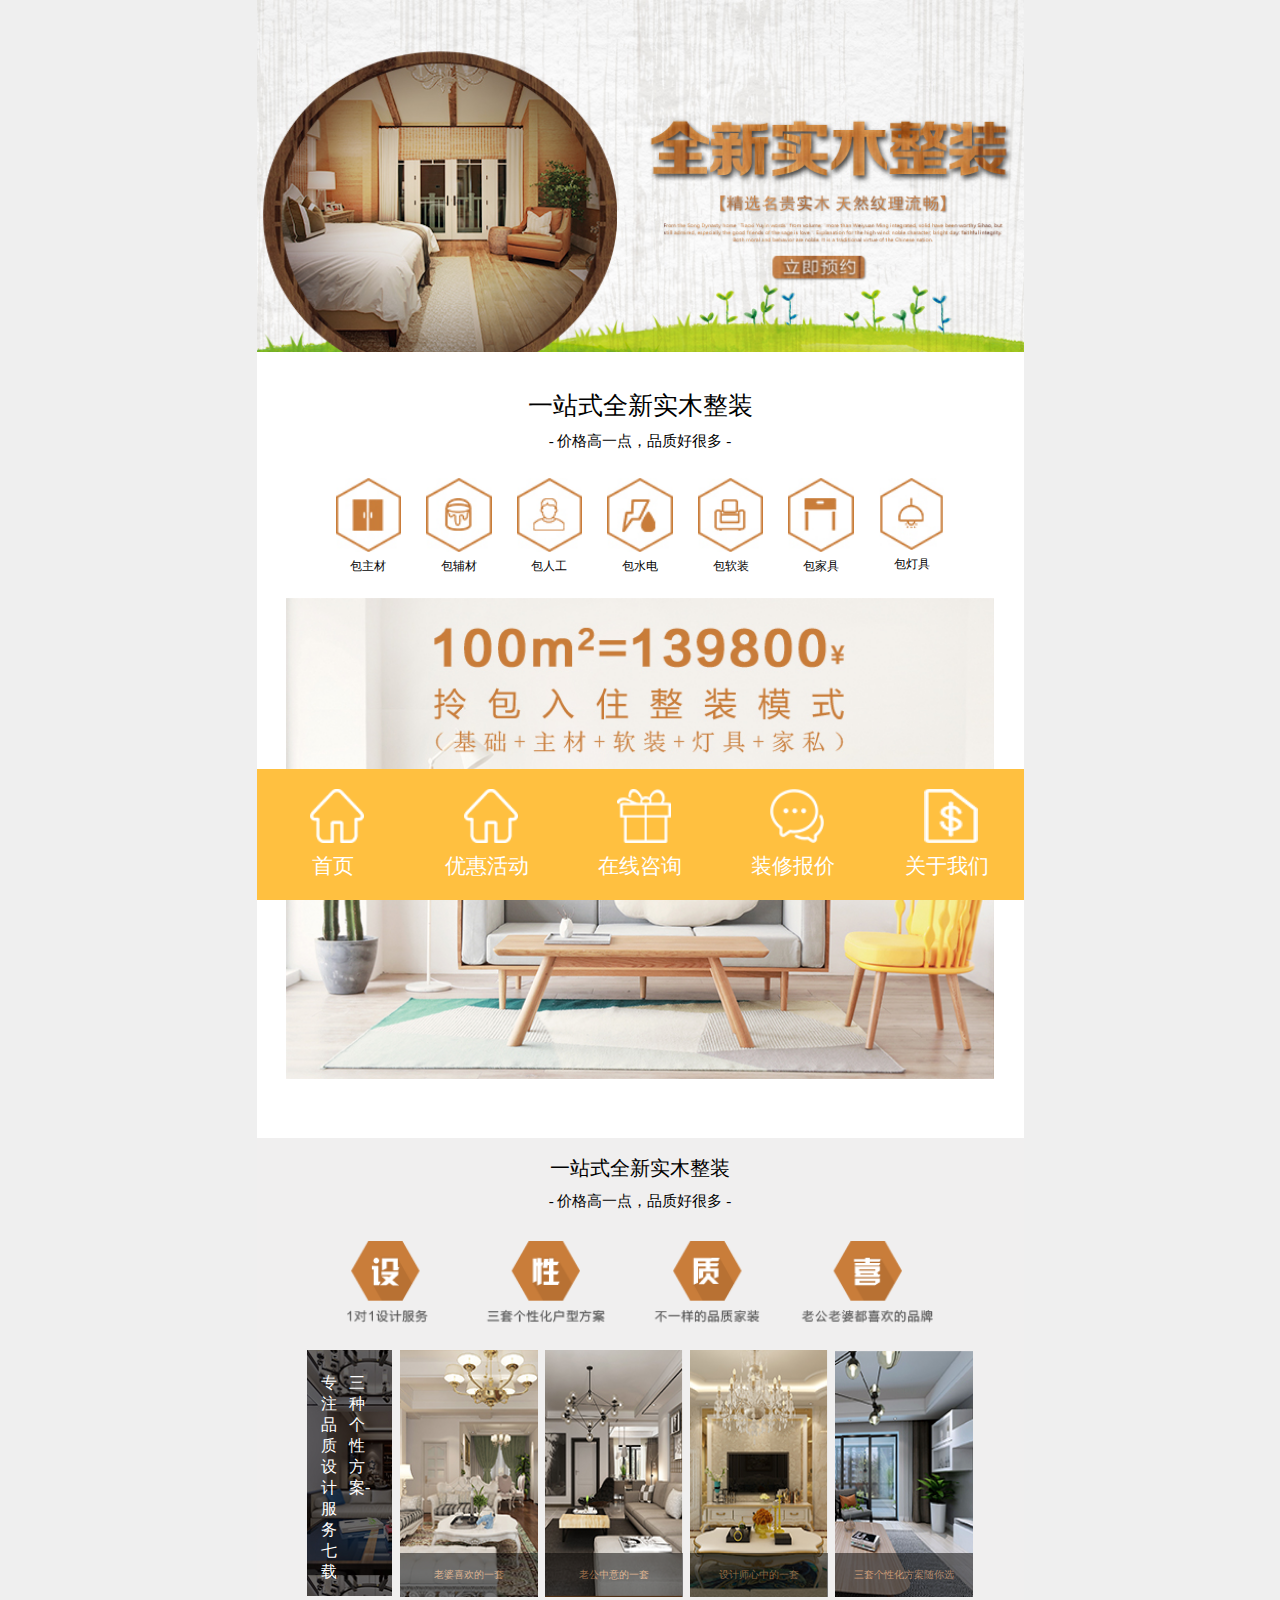
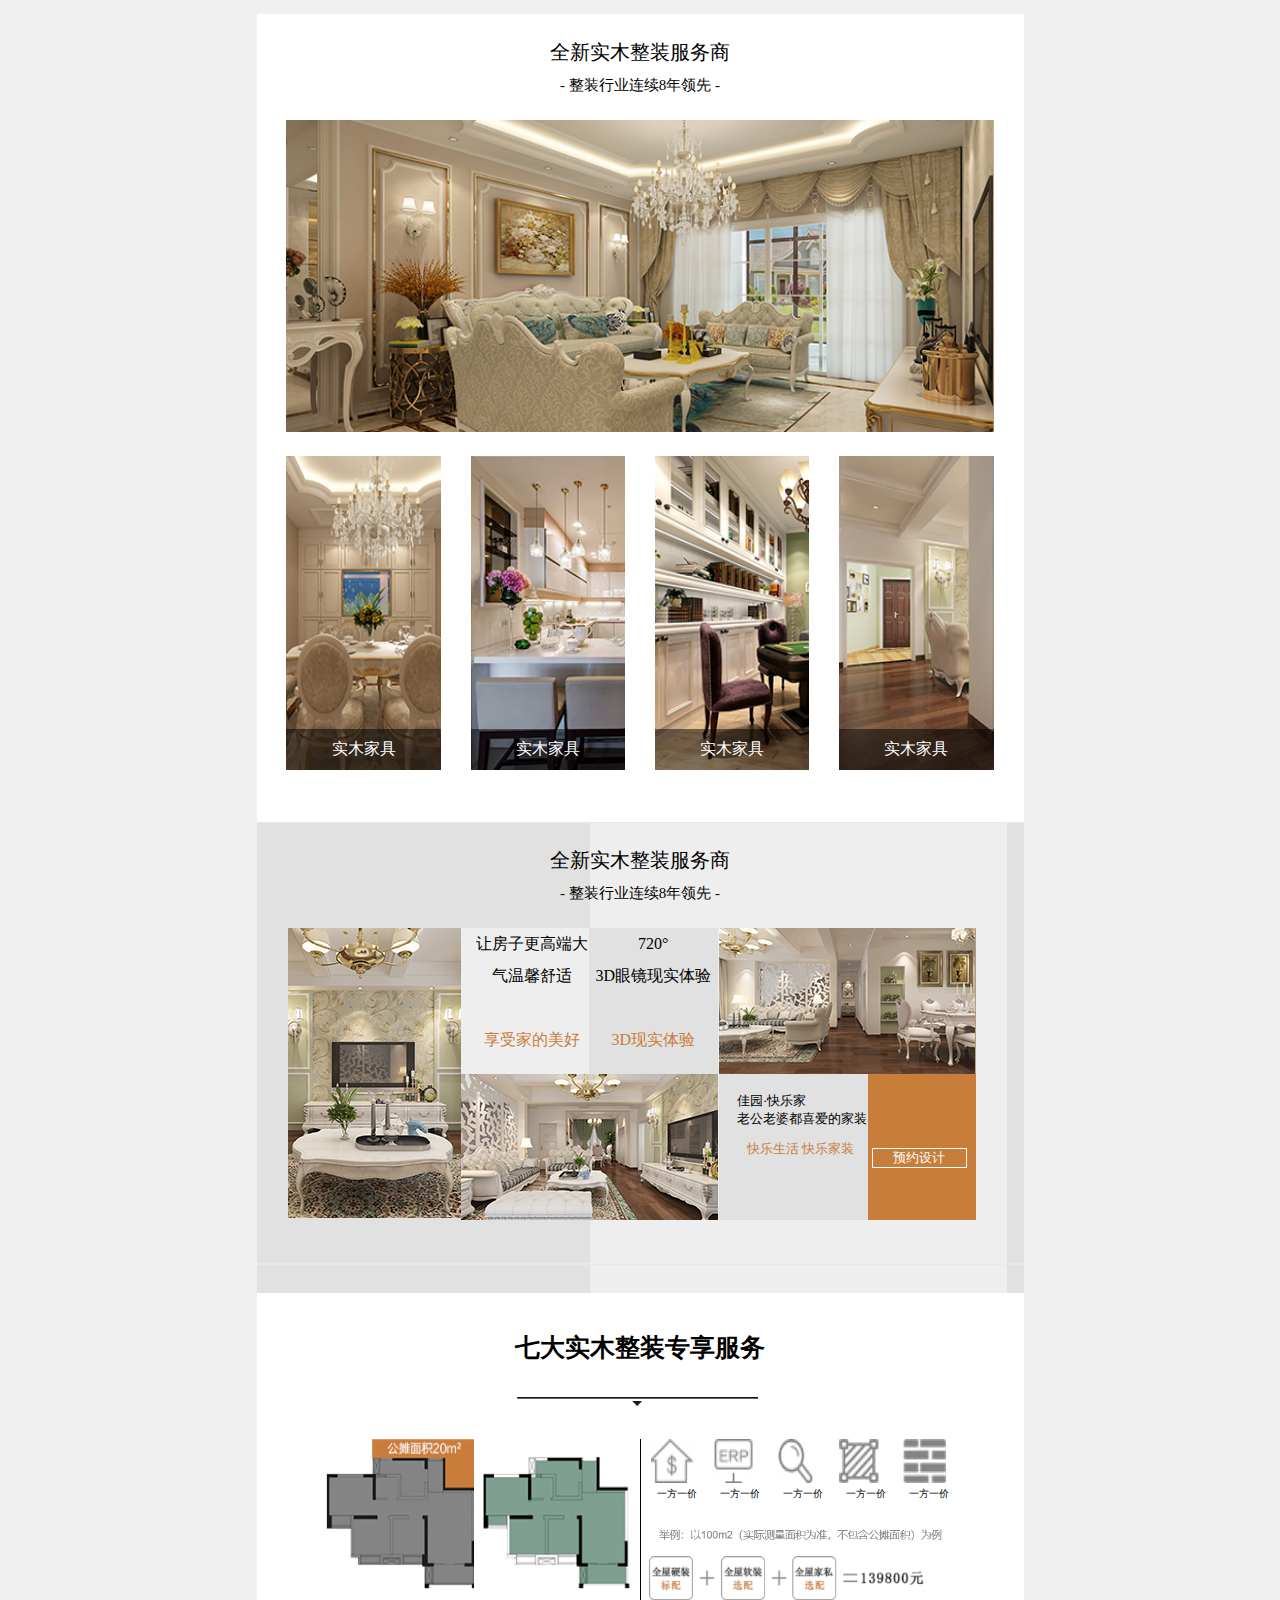
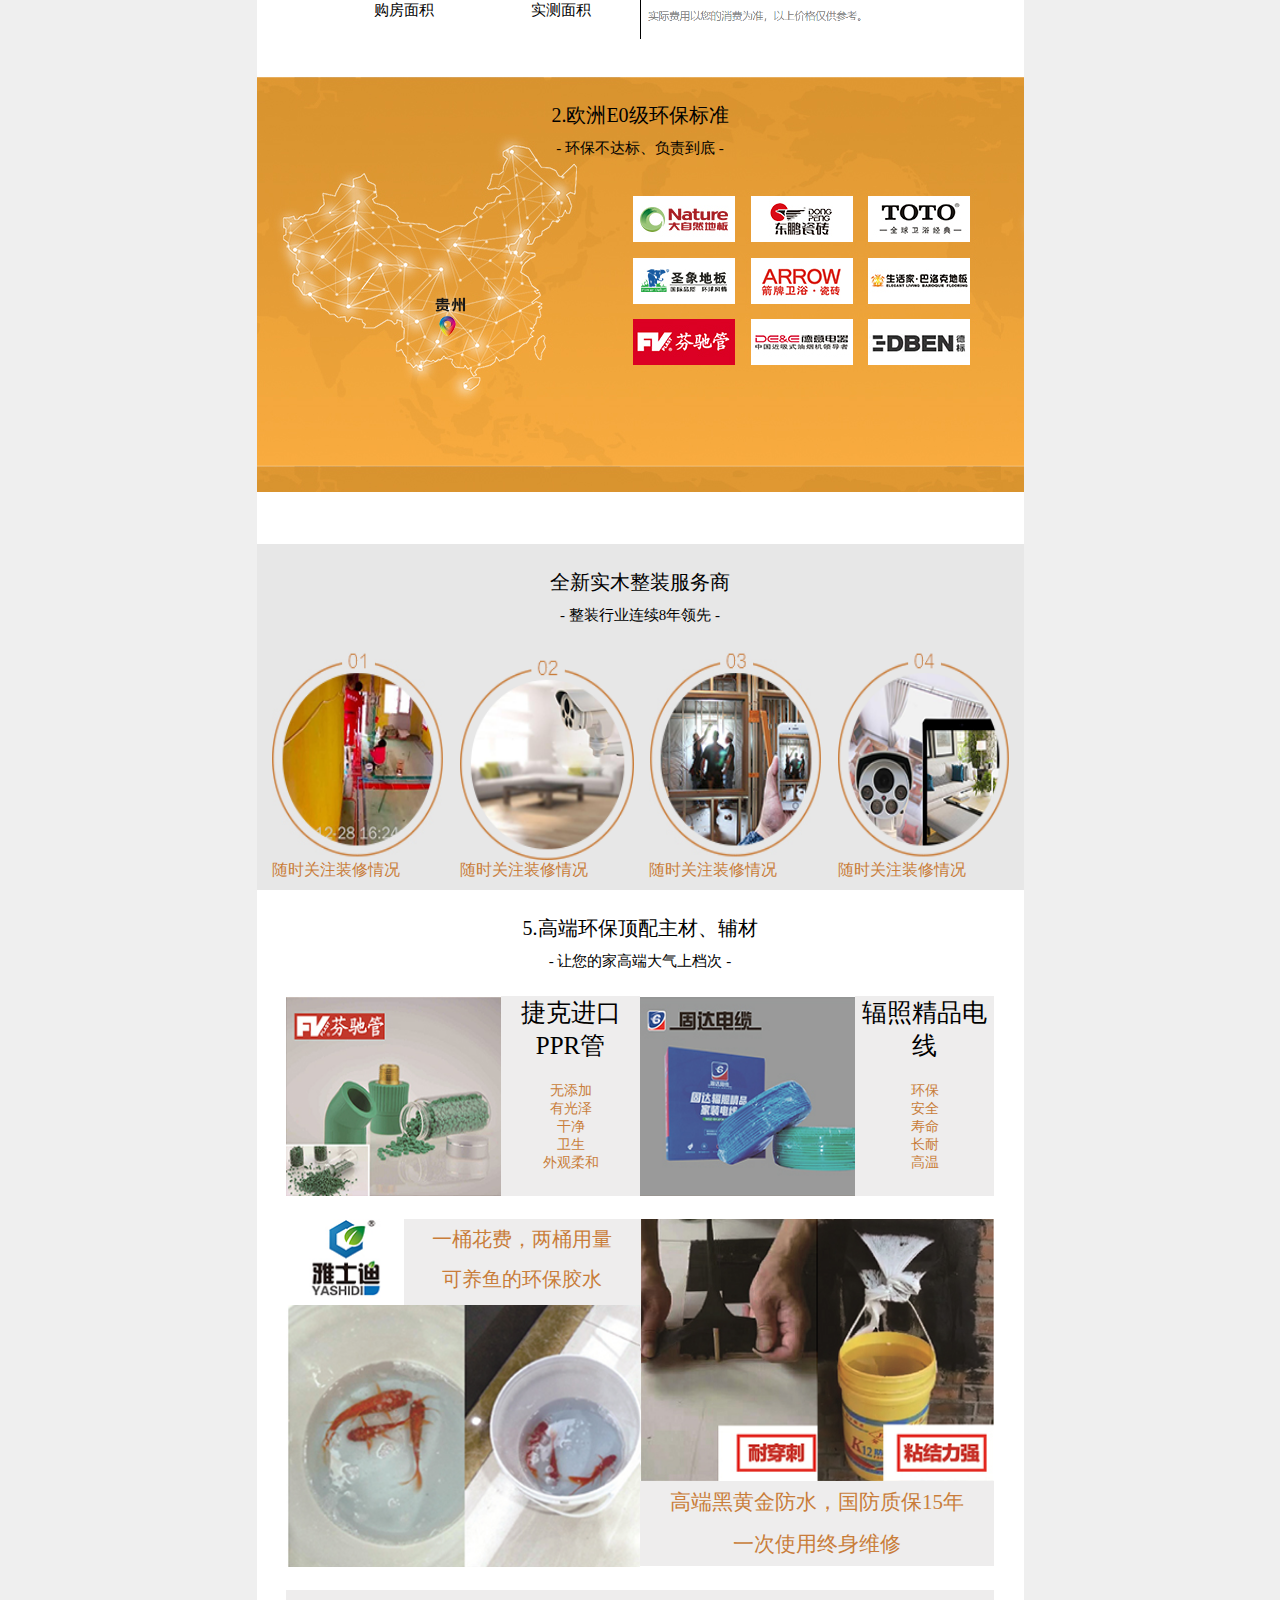
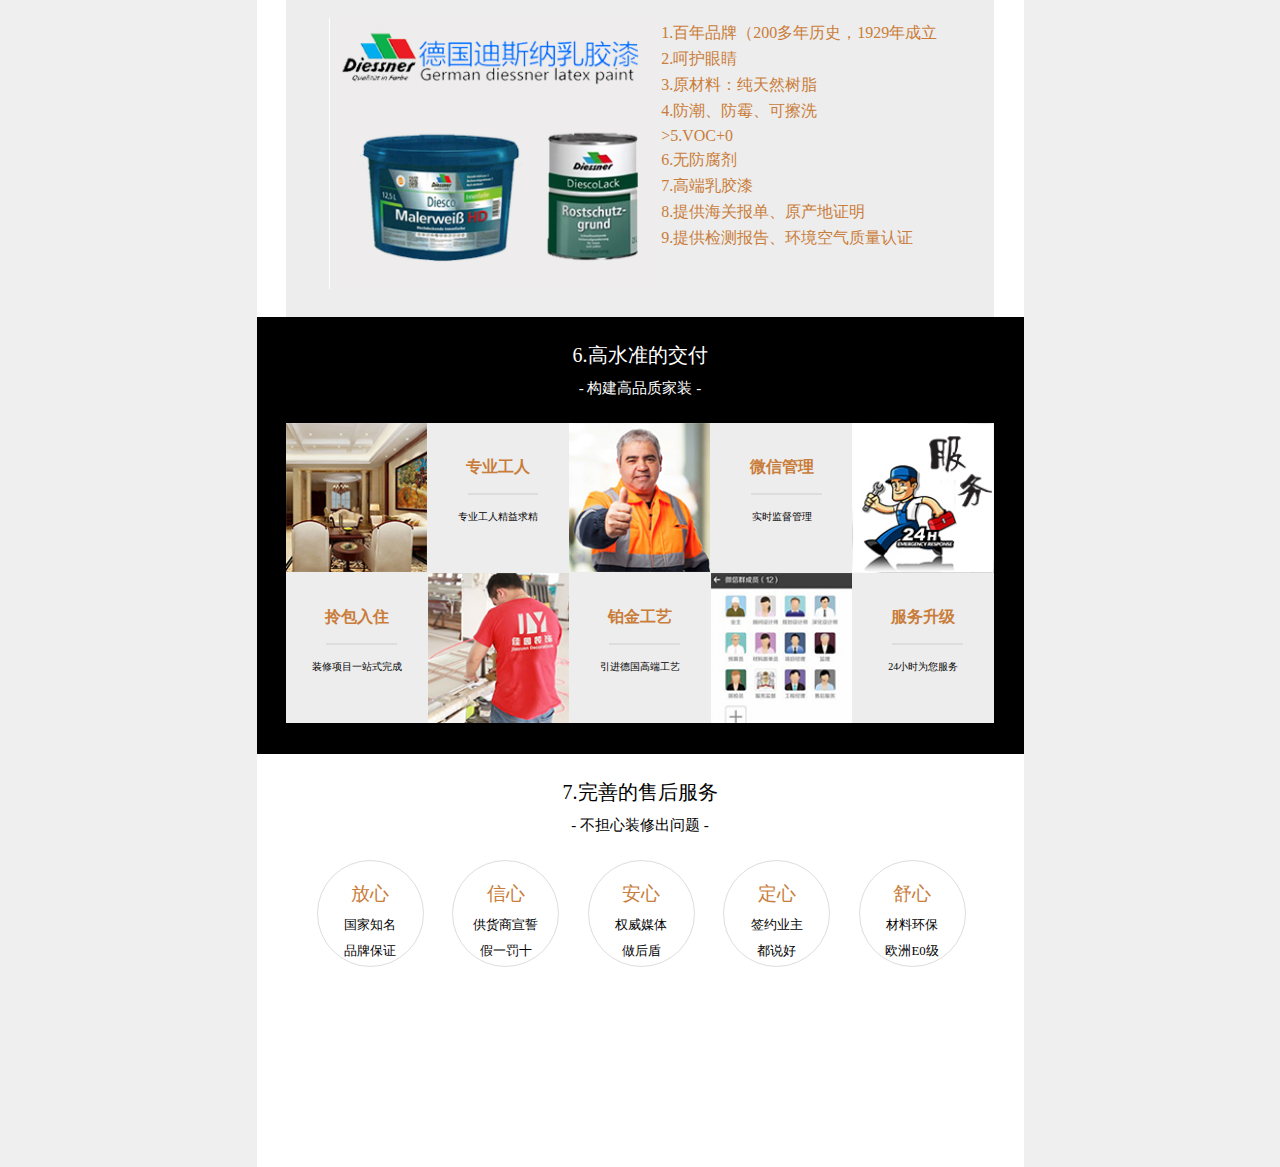
<file: index.html>
<!DOCTYPE html>
<html>
<head>
	<meta charset="UTF-8">
	<title>实木整装</title>
	<link rel="stylesheet" href="css/_main.css" />
</head>
<body>
<div class="container">
	<!--最顶部图片-->
	<div class="top">
		<img src="images/smzx1_01.jpg" />
	</div>
	<!--最顶部图片结束-->
	<!--一站式全新开始-->
	<div class="yizhanshi">
		<div class="yizhanshi_top">
			<!--顶部文字-->
			<div>一站式全新实木整装</div>
			<div>- 价格高一点，品质好很多 -</div>
		</div>
		<div class="yizhanshi_bottom">
            <ul>
                <li>
                    <img src="images/smzx_04.jpg">
                    <span>包主材</span>
                </li>
                <li>
                    <img src="images/smzx_06.jpg">
                    <span>包辅材</span>
                </li>
                <li>
                    <img src="images/smzx_08.jpg">
                    <span>包人工</span></li>
                <li>
                    <img src="images/smzx_10.jpg">
                    <span>包水电</span></li>
                <li>
                    <img src="images/smzx_12.jpg">
                    <span>包软装</span></li>
                <li>
                    <img src="images/smzx_14.jpg">
                    <span>包家具</span></li>
                <li>
                    <img src="images/smzx_16.jpg">
                    <span>包灯具</span></li>
            </ul>
		</div>
		<div>
			<img src="images/smzx_26.jpg" />
		</div>
	</div>
	<!--一站式全新结束-->
	<!--三种个性方案-->
	<div class="fangan">
		<div class="fangan_top">
			<!--顶部文字-->
			<div>一站式全新实木整装</div>
			<div>- 价格高一点，品质好很多 -</div>
		</div>
		<div class="fangan_center">
			<img src="images/a1.png" />
		</div>
		<div class="fangan_bottom">
			<ul>
				<li>
					<span>专注品质设计服务七载</span>
					<span>三种个性方案-</span>
				</li>
				<li>
					<img src="images/smzx_47.jpg">
					<div>老婆喜欢的一套</div>
				</li>
				<li>
					<img src="images/smzx_49.jpg">
					<div>老公中意的一套</div>
				</li>
				<li>
					<img src="images/smzx_51.jpg">
					<div>设计师心中的一套</div>
				</li>
				<li>
					<img src="images/smzx_43.jpg">
					<div>三套个性化方案随你选</div>
				</li>
			</ul>
		</div>
	</div>
	<!--三种个性方案结束-->
	<!--全新实木整装服务商开始-->
	<div class="fuwushang">
		<div class="fuwushang_top">
			<div>全新实木整装服务商</div>
			<div>- 整装行业连续8年领先 -</div>
		</div>
		<div class="fuwushang_center">
			<img src="images/smzx_58.jpg" />
		</div>
		<div class="fuwushang_bottom">
			<ul>
				<li>
					<p>实木家具</p>
				</li>
				<li>
					<p>实木家具</p>
				</li>
				<li>
					<p>实木家具</p>
				</li>
				<li>
					<p>实木家具</p>
				</li>
			</ul>
		</div>
	</div>
	<!--全新实木整装服务商结束-->
	<!--高品质的家装-->
	<div class="jiazhaung">
		<div class="jiazhaung_top">
			<div>全新实木整装服务商</div>
			<div>- 整装行业连续8年领先 -</div>
		</div>
		<div class="jiazhaung_bottom">
			<div class="common">
				<ul>
					<li class="content">
						<ul class="content_con">
							<li>让房子更高端大气温馨舒适</li>
							<li>720°<br>3D眼镜现实体验</li>
							<li>享受家的美好</li>
							<li>3D现实体验</li>
						</ul>
					</li>
					<li class="content"></li>
					<li class="content"></li>
					<li class="content">
						<ul class="happyhome">
							<li>
								<p>佳园·快乐家<br>老公老婆都喜爱的家装</p>
								<p>快乐生活  快乐家装</p>
							</li>
							<li><p>预约设计</p></li>
						</ul>
					</li>
				</ul>
			</div>
		</div>
	</div>
	<!--高品质的家装结束-->
	<!--专享服务-->
	<div class="serve">
		<h3>七大实木整装专享服务</h3>
		<div class="sanjiaoxing">
			<img src="images/sanjiaoxing.png" />
		</div>
		<!--下面的图-->
		<div class="serve_con">
			<!--左边-->
			<div class="l_serve_con">
				<div class="l_tu">
					<img src="images/smzx1_04.jpg" />
					<span>购房面积</span>
				</div>
				<div class="r_tu">
					<img src="images/smzx1_06.jpg" />
					<span>实测面积</span>
				</div>
			</div>
			<!--右边图-->
			<div class="r_serve_con">
				<div class="t_tu">
					<ul>
						<li>
							<img src="images/smzx1_08.jpg" />
							<span>一方一价</span>
						</li>
						<li>
							<img src="images/smzx1_10.jpg" />
							<span>一方一价</span>
						</li>
						<li>
							<img src="images/smzx1_12.jpg" />
							<span>一方一价</span>
						</li>
						<li>
							<img src="images/smzx1_14.jpg" />
							<span>一方一价</span>
						</li>
						<li>
							<img src="images/smzx1_16.jpg" />
							<span>一方一价</span>
						</li>
					</ul>
					<div class="b_tu">
						<img src="images/yx1.png" />
					</div>
				</div>
			</div>
		</div>
	</div>
	<!--专享服务结束-->
	<!--欧洲开始-->
	<div class="ouzhou">
        <div>2.欧洲E0级环保标准</div>
        <div>- 环保不达标、负责到底 -</div>
	</div>
	<!--欧洲结束-->
	<!--监控化-->
	<div class="jiankong">
		<div class="jiankong_top">
			<div>全新实木整装服务商</div>
			<div>- 整装行业连续8年领先 -</div>
		</div>
		<div class="jiankong_bottom">
			<ul>
				<li>
					<img src="images/smzx_99.jpg" />
					<span>随时关注装修情况</span>
				</li>
				<li>
					<img src="images/smzx_1100.png" />
					<span>随时关注装修情况</span>
				</li>
				<li>
					<img src="images/smzx_103.jpg" />
					<span>随时关注装修情况</span>
				</li>
				<li>
					<img src="images/smzx_105.png" />
					<span>随时关注装修情况</span>
				</li>
			</ul>
		</div>
	</div>
	<!--监控化结束-->
	<!--环保材料开始-->
	<div class="commons">
        <div class="commons_a">5.高端环保顶配主材、辅材</div>
        <div class="commons_b">- 让您的家高端大气上档次 -</div>
	</div>
	<div class="materials">
		<!--上-->
		<div class="materials_top">
			<ul>
				<li>
					<img src="images/smzx_110.jpg" />
				</li>
				<li>
                    <p>捷克进口PPR管</p>
                    <span>无添加 <br>有光泽<br>干净<br>卫生<br>外观柔和</span>
                </li>
				<li>
					<img src="images/smzx_112.jpg" />
				</li>
				<li>
                    <p>辐照精品电线</p>
                    <span>环保<br>安全<br>寿命 <br>长耐<br>高温</span>
                </li>
			</ul>
		</div>
		<!--上结束-->
		<!--中-->
		<div class="materials_center">
			<!--左-->
			<div class="yashidi_left">
				<!--左上方-->
				<div class="t_yashidi_left">
					<ul>
						<li><img src="images/smzx_117.jpg" /></li>
						<li>一桶花费，两桶用量<br>可养鱼的环保胶水</li>
					</ul>
				</div>
				<!--左下-->
				<div class="b_yashidi_left">
					<img src="images/smzx_121.jpg" />
				</div>
			</div>
			<!--右边-->
			<div class="yashidi_right">
				<ul>
					<li><img src="images/smzx_119.jpg"></li>
					<li class="bufg_top">高端黑黄金防水，国防质保15年<br>一次使用终身维修</li>
				</ul>
			</div>
		</div>
		<!--中结束-->
		<!--下-->
		<div class="materials_bottom">
			<div><img src="images/smzx_125.jpg"></div>
			<ul>
	            <li>1.百年品牌（200多年历史，1929年成立</li>
	            <li>2.呵护眼睛</li>
	            <li>3.原材料：纯天然树脂</li>
	            <li>4.防潮、防霉、可擦洗</li>
	            <li>>5.VOC+0</li>
	            <li>6.无防腐剂</li>
	            <li>7.高端乳胶漆</li>
	            <li>8.提供海关报单、原产地证明</li>
	            <li>9.提供检测报告、环境空气质量认证</li>
	        </ul>
		</div>
		<!--下结束-->
	</div>
	<!--环保材料结束-->
	<!--高水准的交付开始-->
	<div class="pay">
		<div class="common">
            <div class="commons_c">6.高水准的交付</div>
            <div class="commons_d">- 构建高品质家装 -</div>
     	</div>
     	<div class="pay_bottom">
     		<ul>
                <li>
                    <img src="images/smzx_128.jpg"></li>
                <li>
                    <p>专业工人</p>
                    <p></p>
                    <p>专业工人精益求精</p>
                </li>
                <li>
                    <img src="images/smzx_130.jpg"></li>
                <li>
                    <p>微信管理</p>
                    <p></p>
                    <p>实时监督管理</p>
                </li>
                <li>
                    <img src="images/smzx_132.jpg"></li>
                <li>
                    <p>拎包入住</p>
                    <p></p>
                    <p>装修项目一站式完成</p>
                </li>
                <li>
                    <img src="images/smzx_134.jpg"></li>
                <li>
                   <p>铂金工艺</p>
                   <p></p>
                    <p>引进德国高端工艺</p>
                </li>
                <li>
                    <img src="images/smzx_136.jpg"></li>
                <li>
          			<p>服务升级</p>
          			<p></p>
                    <p>24小时为您服务</p>
                </li>
            </ul>
     	</div>
	</div>
    <!--高水准的交付结束-->
    <div class="commons">
        <div class="commons_a">7.完善的售后服务</div>
        <div class="commons_b">- 不担心装修出问题 -</div>
    </div>
    <!--完善的售后服务-->
    <div class="wanshan">
        <ul>
            <li>
                <div class="wanshan_con">
                	<p>放心</p>
                	<p>国家知名<br>品牌保证</p>
                </div>
            </li>
            <li>
                <div class="wanshan_con">
                    <p>信心</p>
                    <p>供货商宣誓<br>假一罚十</p>
                </div>
            </li>
            <li>
                <div class="wanshan_con">
                    <p>安心</p>
                	<p>权威媒体<br>做后盾</p>
                </div>
            </li>
            <li>
                <div class="wanshan_con">
                    <p>定心</p>
                    <p>签约业主<br>都说好</p>
                </div>
            </li>
            <li>
                <div class="wanshan_con">
                    <p>舒心</p>
                    <p>材料环保<br>欧洲E0级</p>
                </div>
            </li>
        </ul>
    </div>
    <!--完善的售后服务jieshu-->
	<div class="guding">
    	<ul>
    		<li>
    			<img src="images/footer_03.png" />
    			<p>首页</p>
    		</li>
    		<li>
    			<img src="images/footer_03.png" />
    			<p>优惠活动</p>
    		</li>
    		<li>
    			<img src="images/footer_05.png" />
    			<p>在线咨询</p>
    		</li>
    		<li>
    			<img src="images/footer_07.png" />
    			<p>装修报价</p>
    		</li>
    		<li>
    			<img src="images/footer_09.png" />
    			<p>关于我们</p>
    		</li>
    	</ul>
	</div>
</div>	
</body>
</html>
</file>
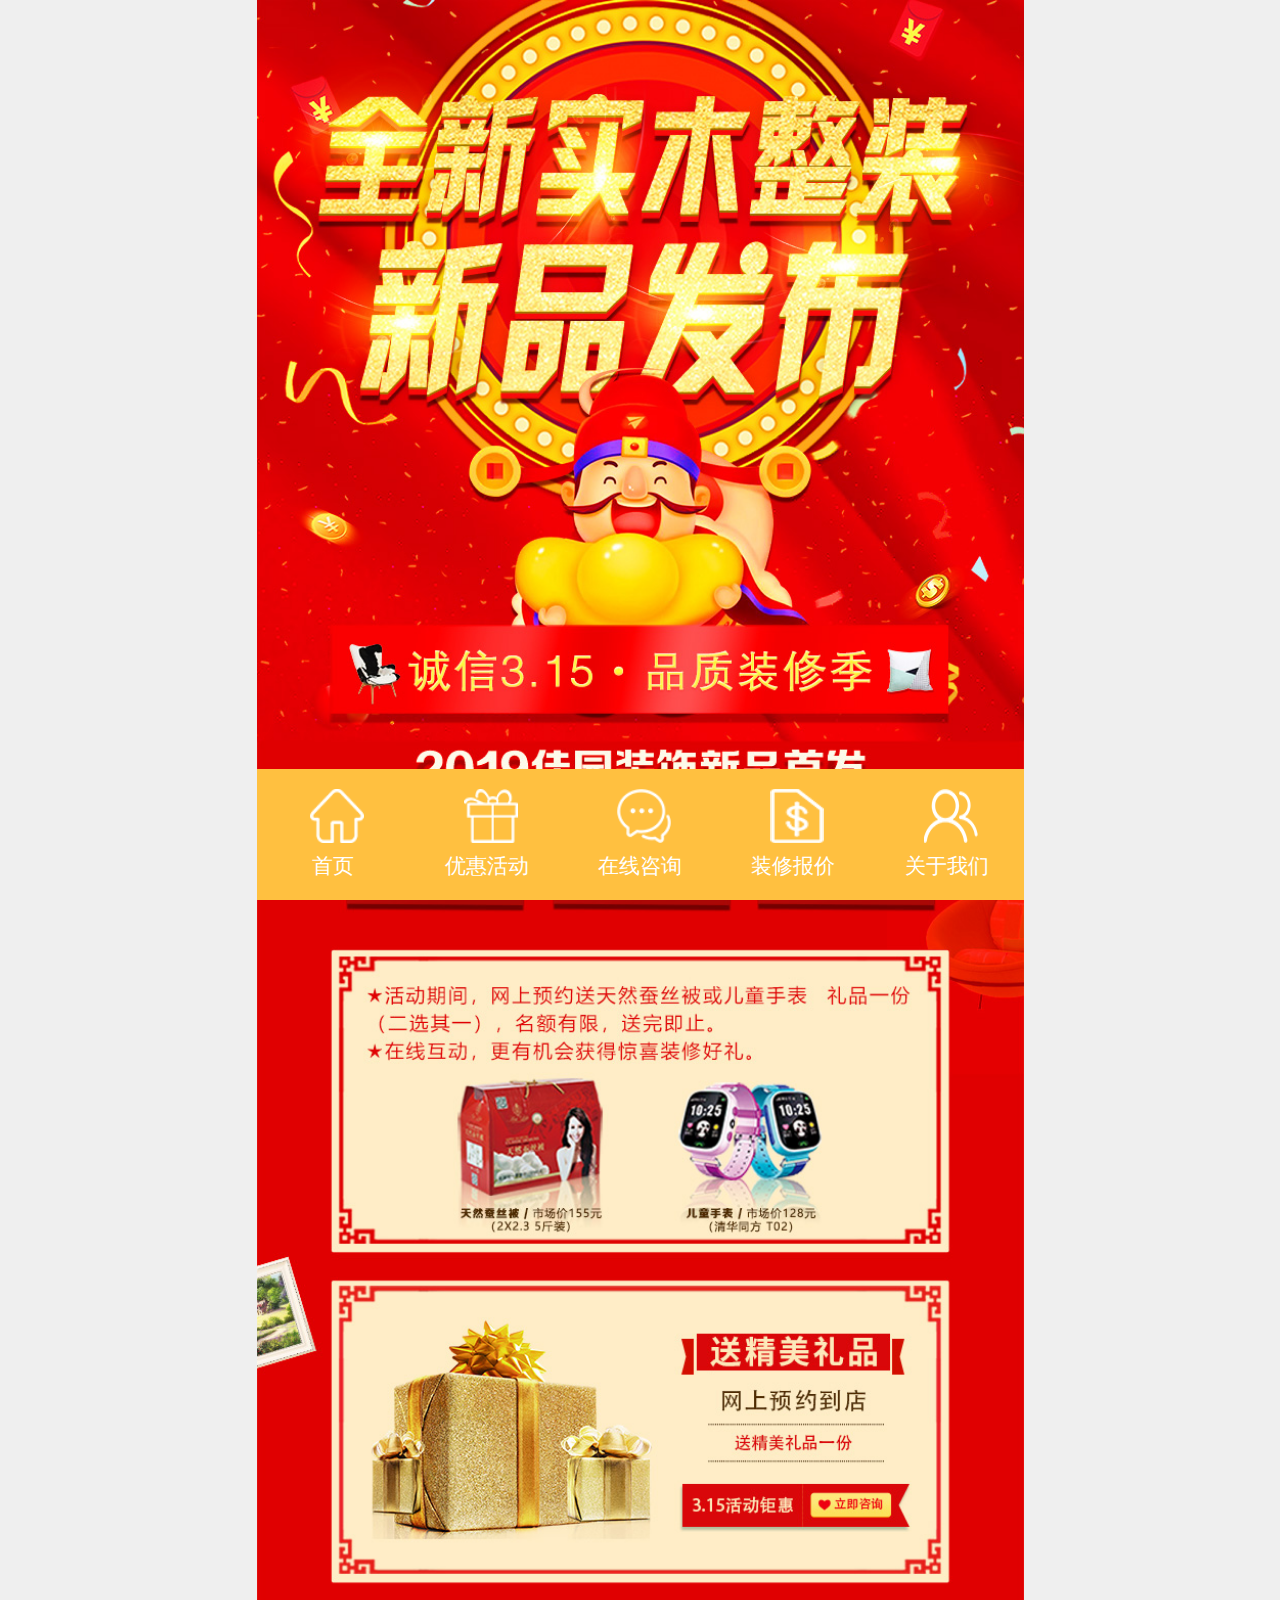
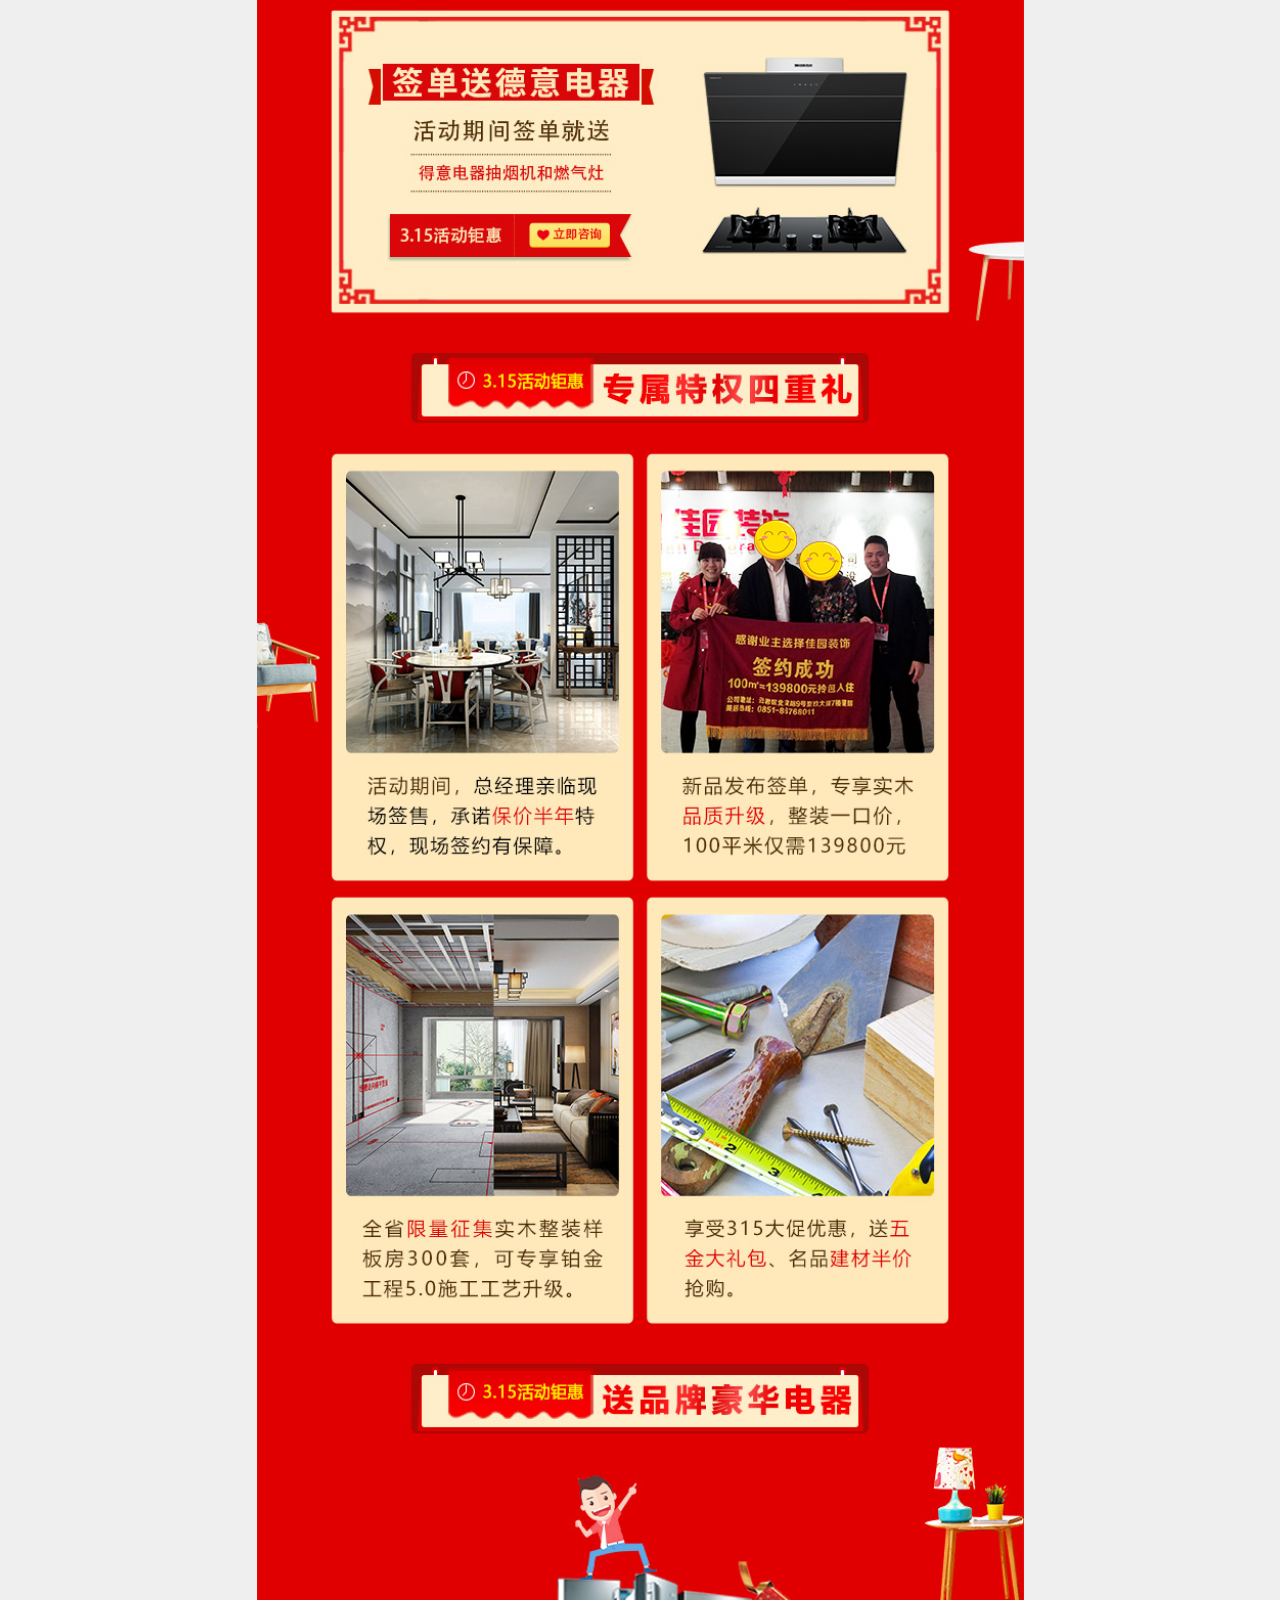
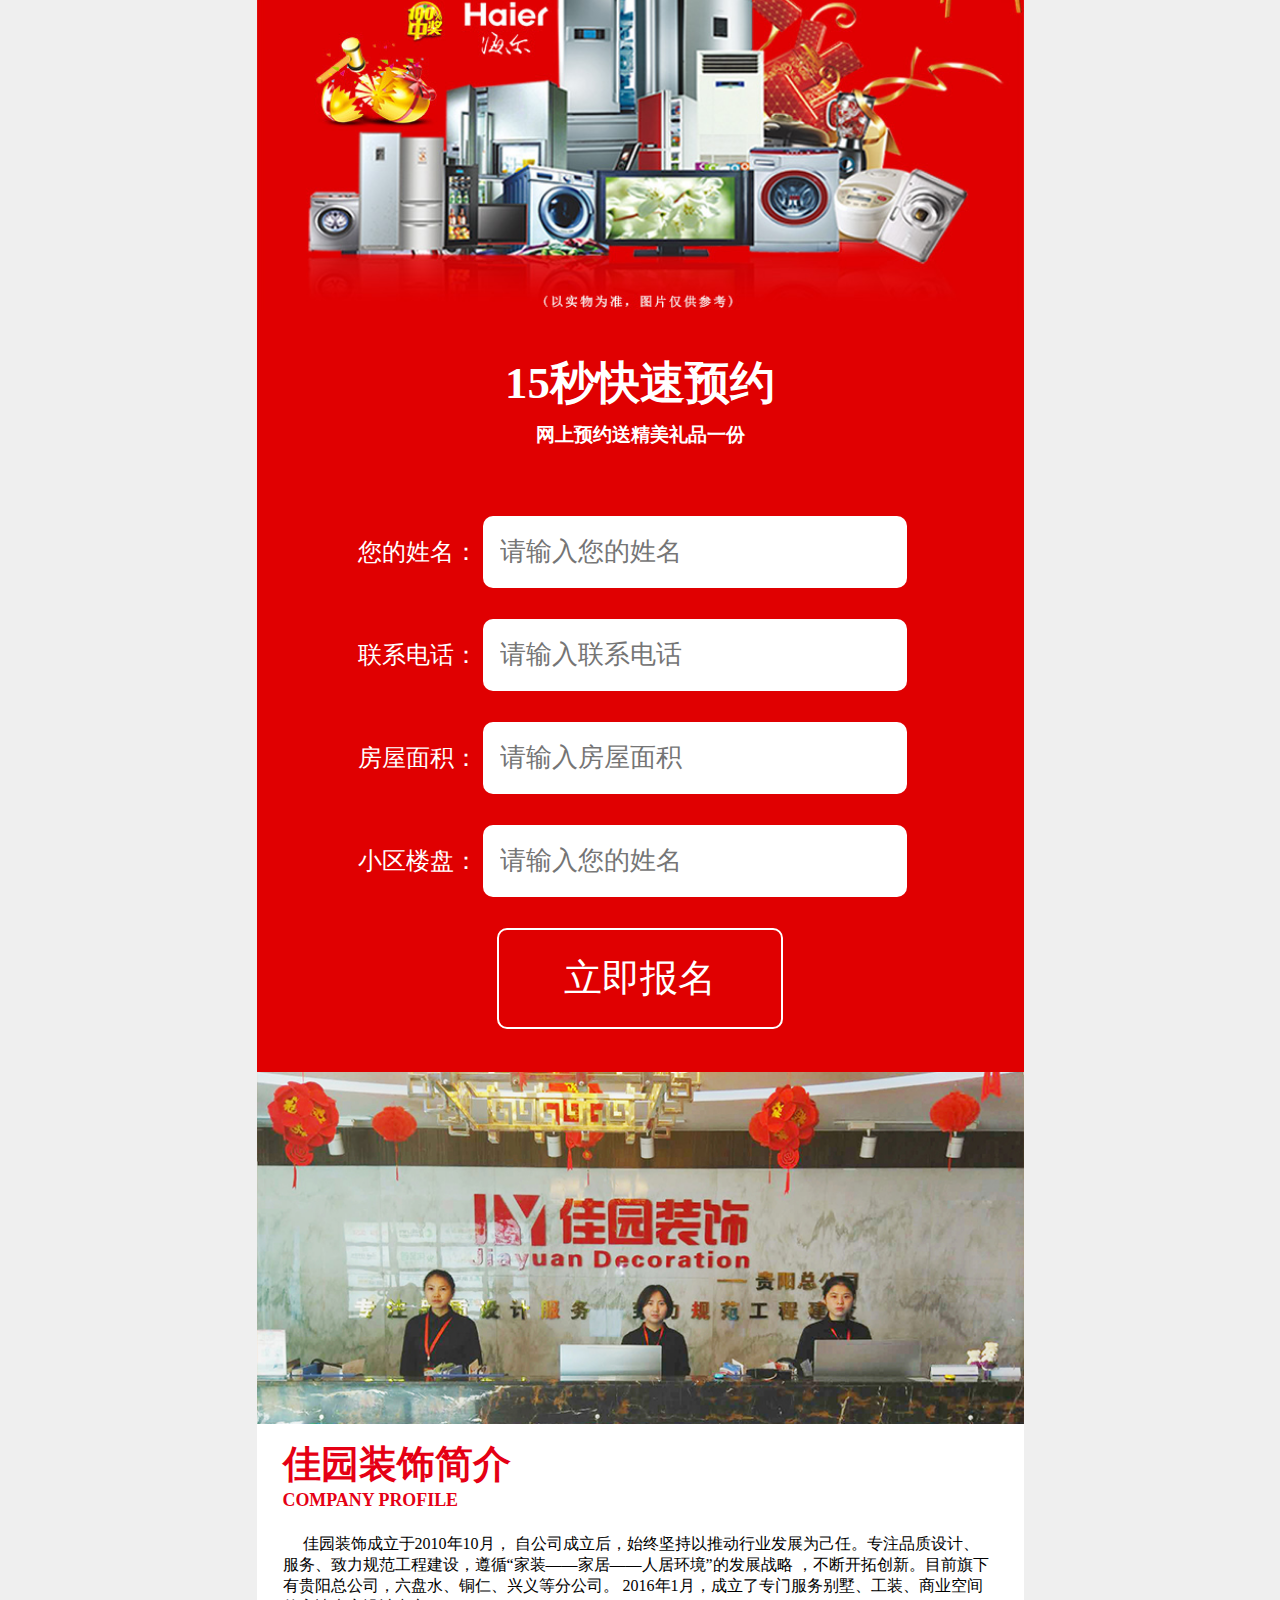
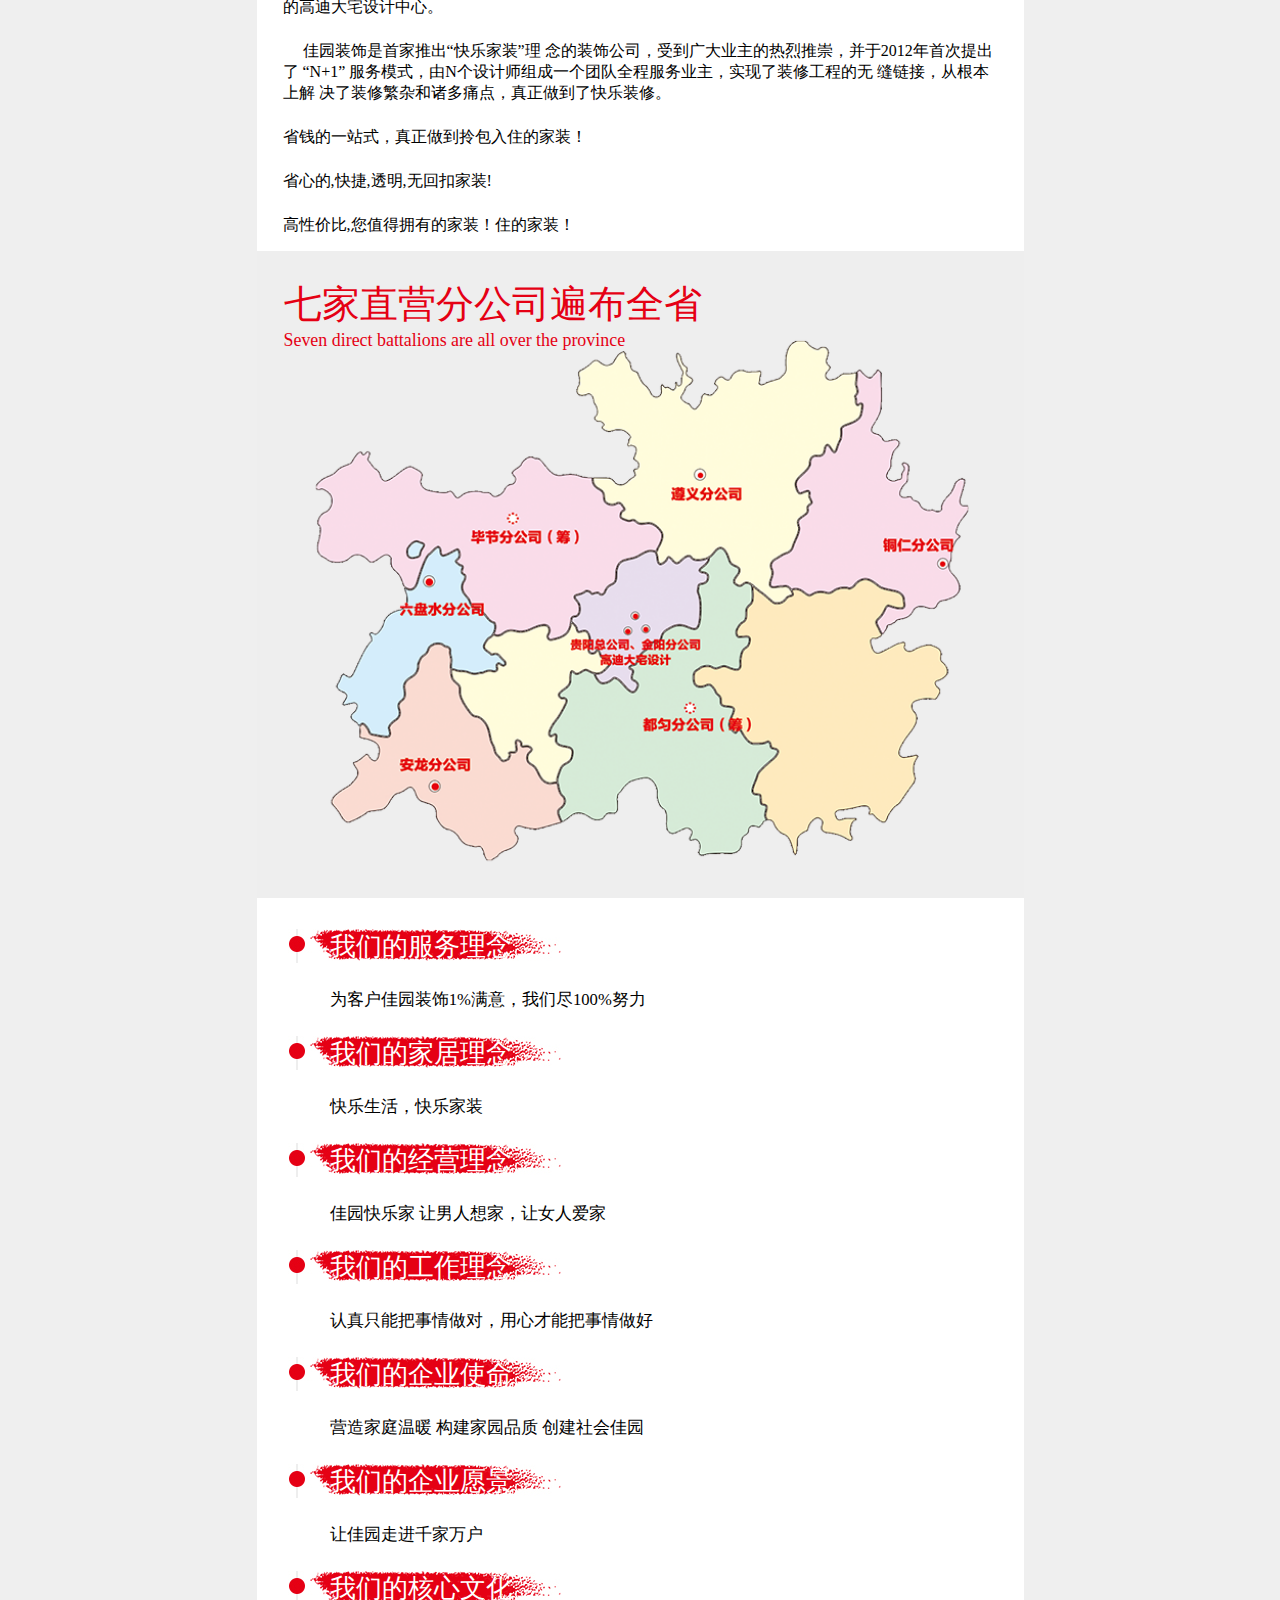
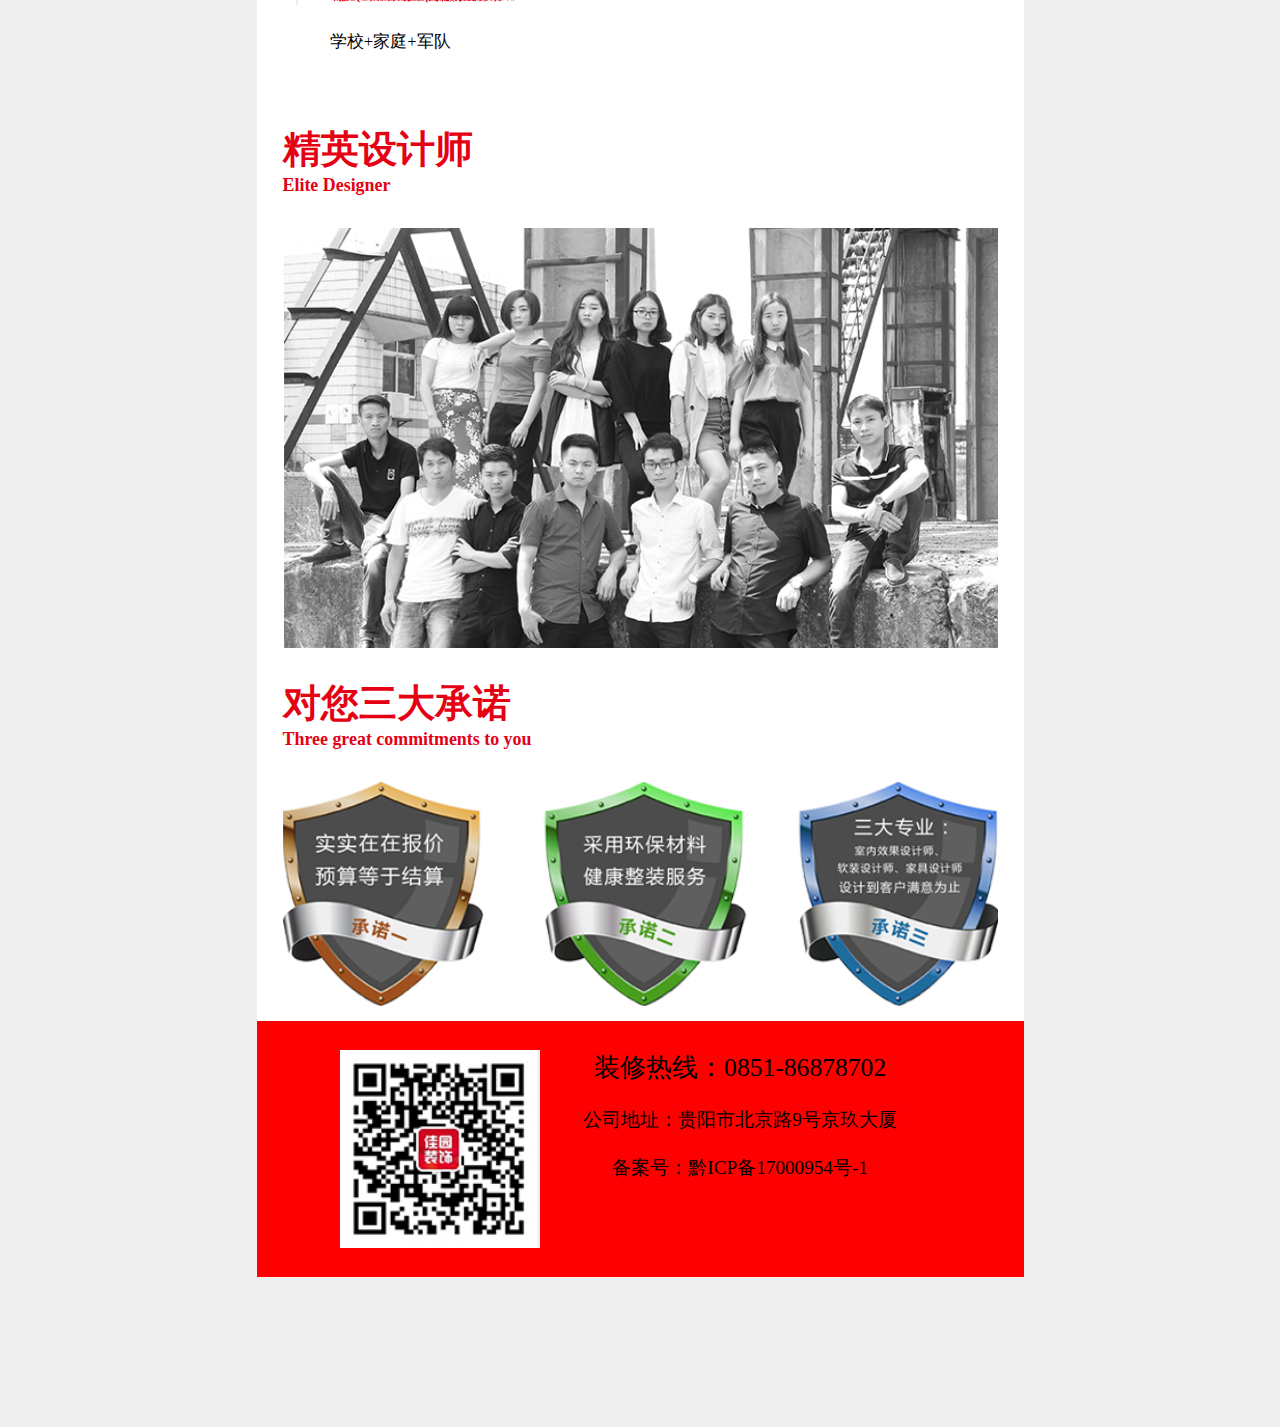
<file: html/active.html>
<!DOCTYPE html>
<html>
	<head>
		<meta charset="UTF-8">
		<title>active</title>
		<link rel="stylesheet" href="../css/active.css" />
	</head>
	<body>
	<div class="container">
		<!--顶部图片-->
		<div class="top">
			<img src="../images/1.jpg">
			<img src="../images/2.jpg">
			<img src="../images/3.jpg">
			<img src="../images/4.jpg">
			<img src="../images/5.jpg">
			<img src="../images/6.jpg">
			<img src="../images/7.jpg">
			<img src="../images/8.jpg">
		</div>
		<!--顶部图片jieshu-->
		<!--15秒快速预约开始-->
		<div class="yuyue">
			<h3>15秒快速预约</h3>
			<h6>网上预约送精美礼品一份</h6>
			<!--填写相关信息-->
			<div class="xixin">
				<div class="name">
					<span>您的姓名：</span>
					<input type="text" placeholder="请输入您的姓名"/>
				</div>
				<div class="name">
					<span>联系电话：</span>
					<input type="text" placeholder="请输入联系电话"/>
				</div>
				<div class="name">
					<span>房屋面积：</span>
					<input type="text" placeholder="请输入房屋面积"/>
				</div>
				<div class="name">
					<span>小区楼盘：</span>
					<input type="text" placeholder="请输入您的姓名"/>
				</div>
				<div class="baoming">立即报名</div>
			</div>
			<!--填写相关信息结束-->
		</div>
		<!--15秒快速预约结束-->
		<!--佳园装饰简介-->
		<div class="intro">
			<img src="../images/aboutme_01.jpg" />
			<div class="intro_con">
				<h3>佳园装饰简介</h3>
				<h6>COMPANY PROFILE</h6>
				<p>&nbsp;&nbsp;&nbsp;&nbsp;&nbsp;佳园装饰成立于2010年10月，
					自公司成立后，始终坚持以推动行业发展为己任。专注品质设计、
					服务、致力规范工程建设，遵循“家装——家居——人居环境”的发展战略
					，不断开拓创新。目前旗下 有贵阳总公司，六盘水、铜仁、兴义等分公司。
					2016年1月，成立了专门服务别墅、工装、商业空间的高迪大宅设计中心。
                </p>
                <p>&nbsp;&nbsp;&nbsp;&nbsp;&nbsp;佳园装饰是首家推出“快乐家装”理
                	念的装饰公司，受到广大业主的热烈推崇，并于2012年首次提出了 “N+1”
                	服务模式，由N个设计师组成一个团队全程服务业主，实现了装修工程的无
                	缝链接，从根本上解 决了装修繁杂和诸多痛点，真正做到了快乐装修。
                </p>
                <p>省钱的一站式，真正做到拎包入住的家装！</p>
                <p>省心的,快捷,透明,无回扣家装!</p>
                <p>高性价比,您值得拥有的家装！住的家装！</p>
			</div>
		</div>
		<!--佳园装饰简介结束-->
		<!--七家直营分公司遍布全省-->
		<div class="map">
			<img src="../images/addr_02.png" />
			<div class="map_con">
				<span>七家直营分公司遍布全省</span>
				<span>Seven direct battalions are all over the province</span>
			</div>
		</div>
		<!--七家直营分公司遍布全省结束-->
		<!--服务理念开始-->
		<div class="linian">
			<ul>
                <li class="jishu">我们的服务理念</li>
                <li class="oushu">为客户佳园装饰1%满意，我们尽100%努力</li>
                <li class="jishu">我们的家居理念</li>
                <li class="oushu">快乐生活，快乐家装</li>
                <li class="jishu">我们的经营理念</li>
                <li class="oushu">佳园快乐家 让男人想家，让女人爱家</li>
                <li class="jishu">我们的工作理念</li>
                <li class="oushu">认真只能把事情做对，用心才能把事情做好</li>
                <li class="jishu">我们的企业使命</li>
                <li class="oushu">营造家庭温暖 构建家园品质 创建社会佳园</li>
                <li class="jishu">我们的企业愿景</li>
                <li class="oushu">让佳园走进千家万户</li>
                <li class="jishu">我们的核心文化</li>
                <li class="oushu">学校+家庭+军队</li>
			</ul>
		</div>
		<!--服务理念结束-->
		<!--精英设计师-->
		<div class="intro_con">
			<h3>精英设计师</h3>
			<h6>Elite Designer</h6>
			<img src="../images/aboutme_11.jpg" />
		</div>
		<!--精英设计师结束-->
		<!--对您三大承诺-->
		<div class="intro_con">
			<h3>对您三大承诺</h3>
			<h6>Three great commitments to you</h6>
			<img src="../images/mid_15.png" />
		</div>
		<!--对您三大承诺结束-->
		<!--装修热线-->
		<div class="hot">
			<div class="hot_con">
				<img src="../images/aboutme_18.jpg" />
				<div class="tel">
                    <a href="#">装修热线：0851-86878702</a>
                    <p>公司地址：贵阳市北京路9号京玖大厦</p>
                    <p>备案号：黔ICP备17000954号-1</p>
				</div>
			</div>
		</div>
		<!--装修热线结束-->
		<!--尾部固定定位-->
		<div class="guding">
	    	<ul>
	    		<li>
	    			<img src="../images/footer_03.png" />
	    			<p>首页</p>
	    		</li>
	    		<li>
	    			<img src="../images/footer_05.png" />
	    			<p>优惠活动</p>
	    		</li>
	    		<li>
	    			<img src="../images/footer_07.png" />
	    			<p>在线咨询</p>
	    		</li>
	    		<li>
	    			<img src="../images/footer_09.png" />
	    			<p>装修报价</p>
	    		</li>
	    		<li>
	    			<img src="../images/footer_11.png" />
	    			<p>关于我们</p>
	    		</li>
	    	</ul>
	   </div>
	</div>
	</body>
</html>
</file>
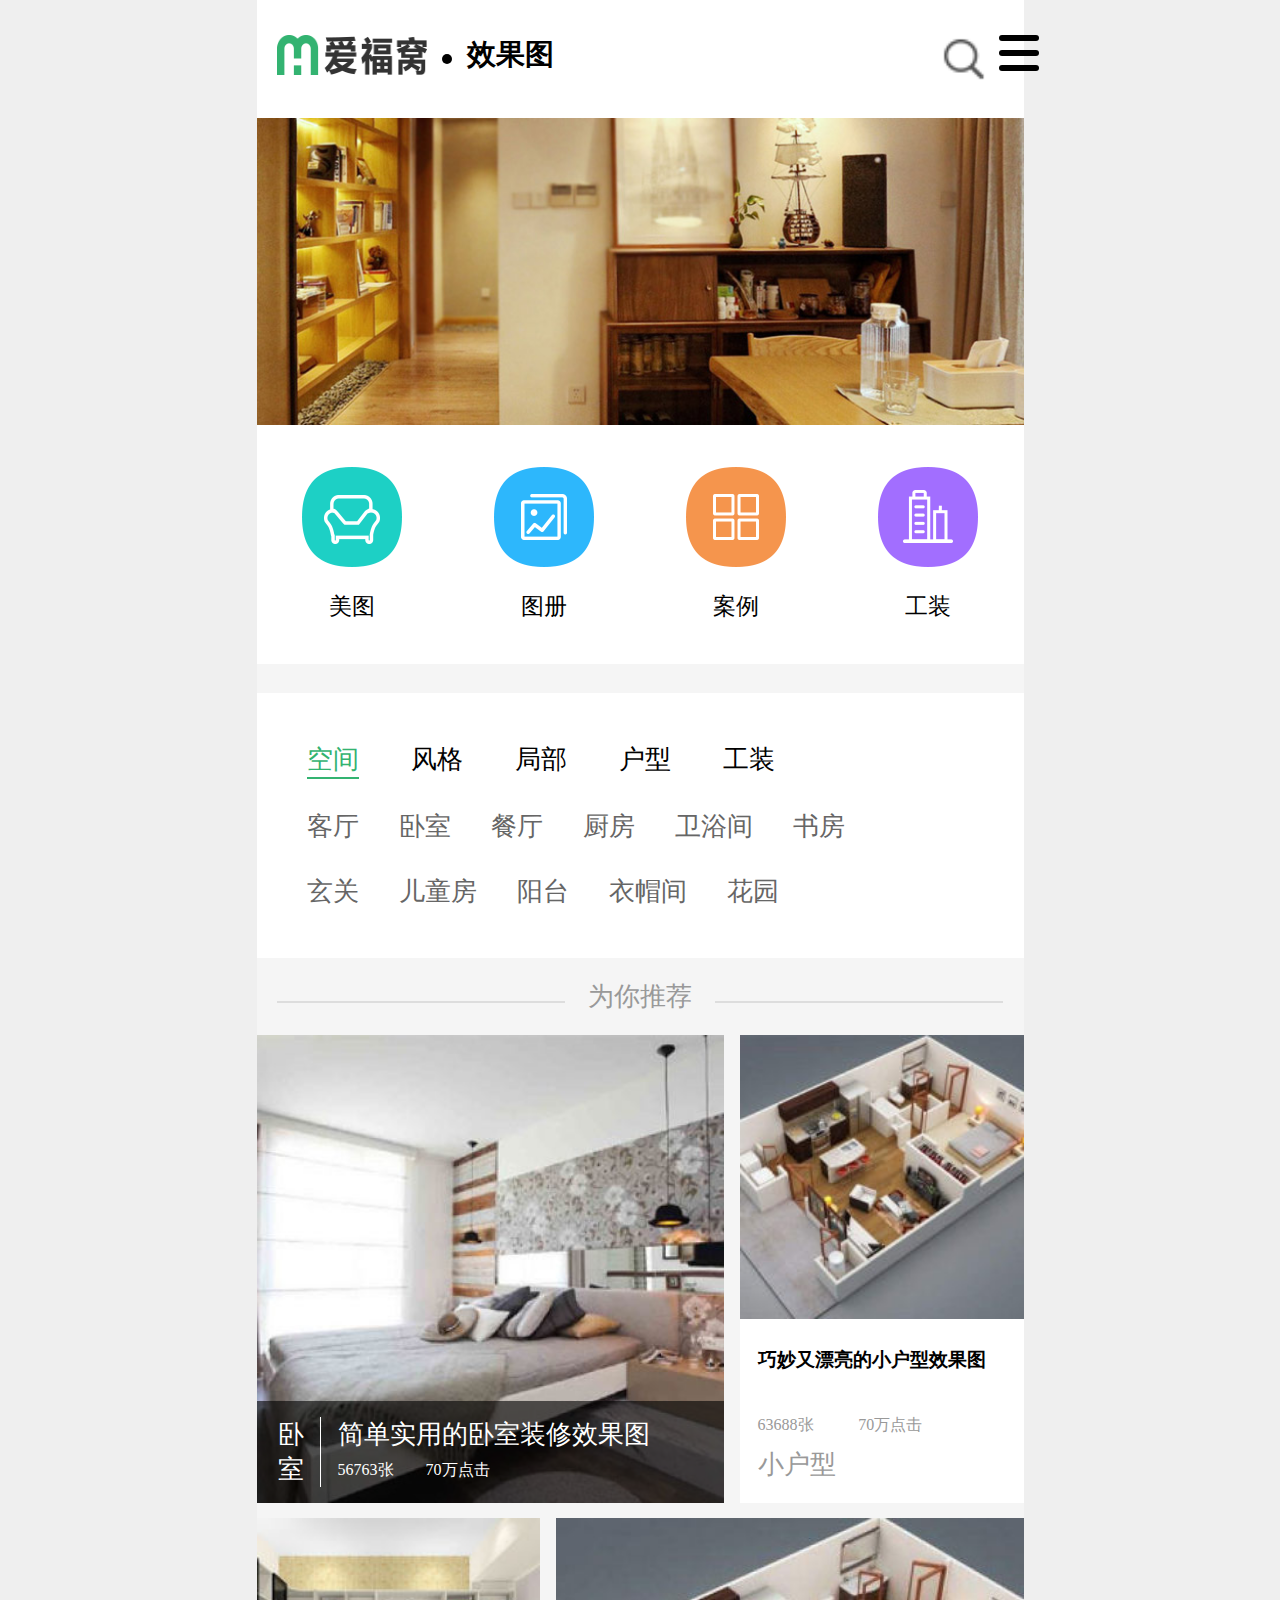
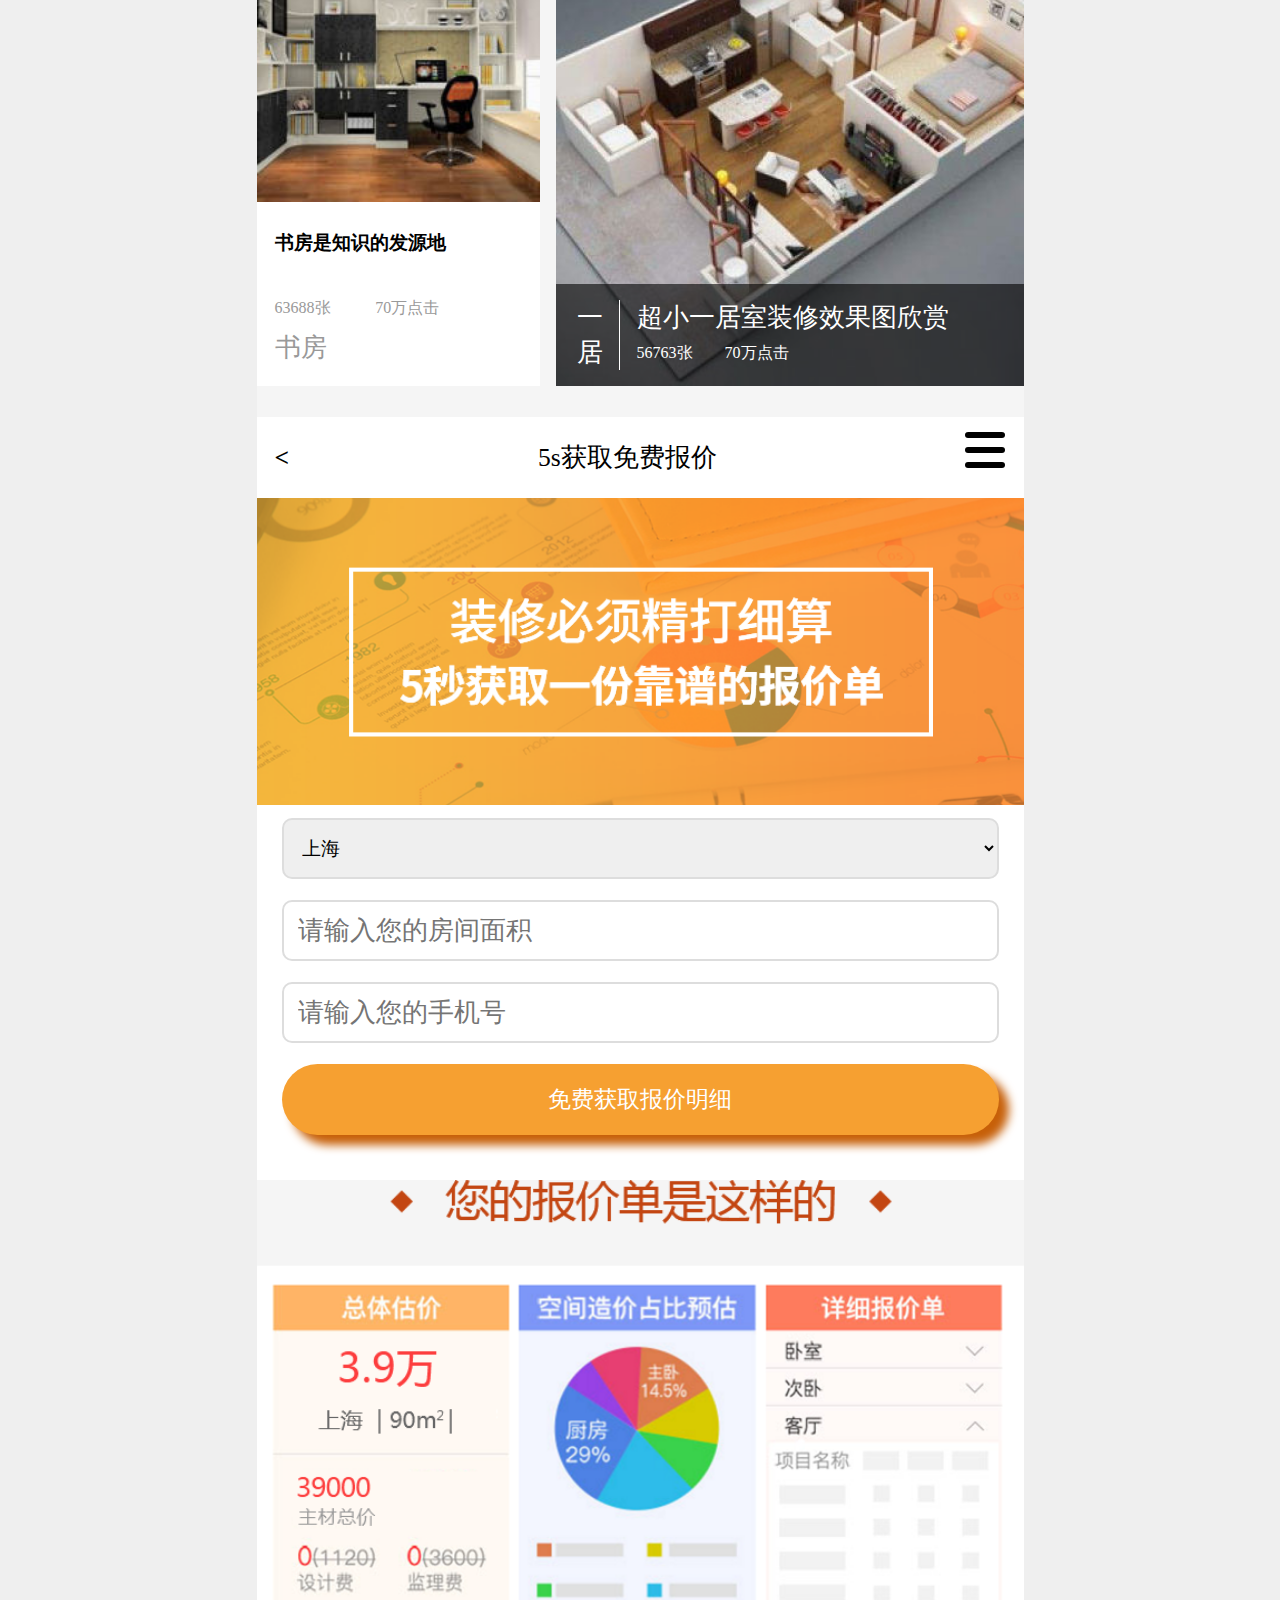
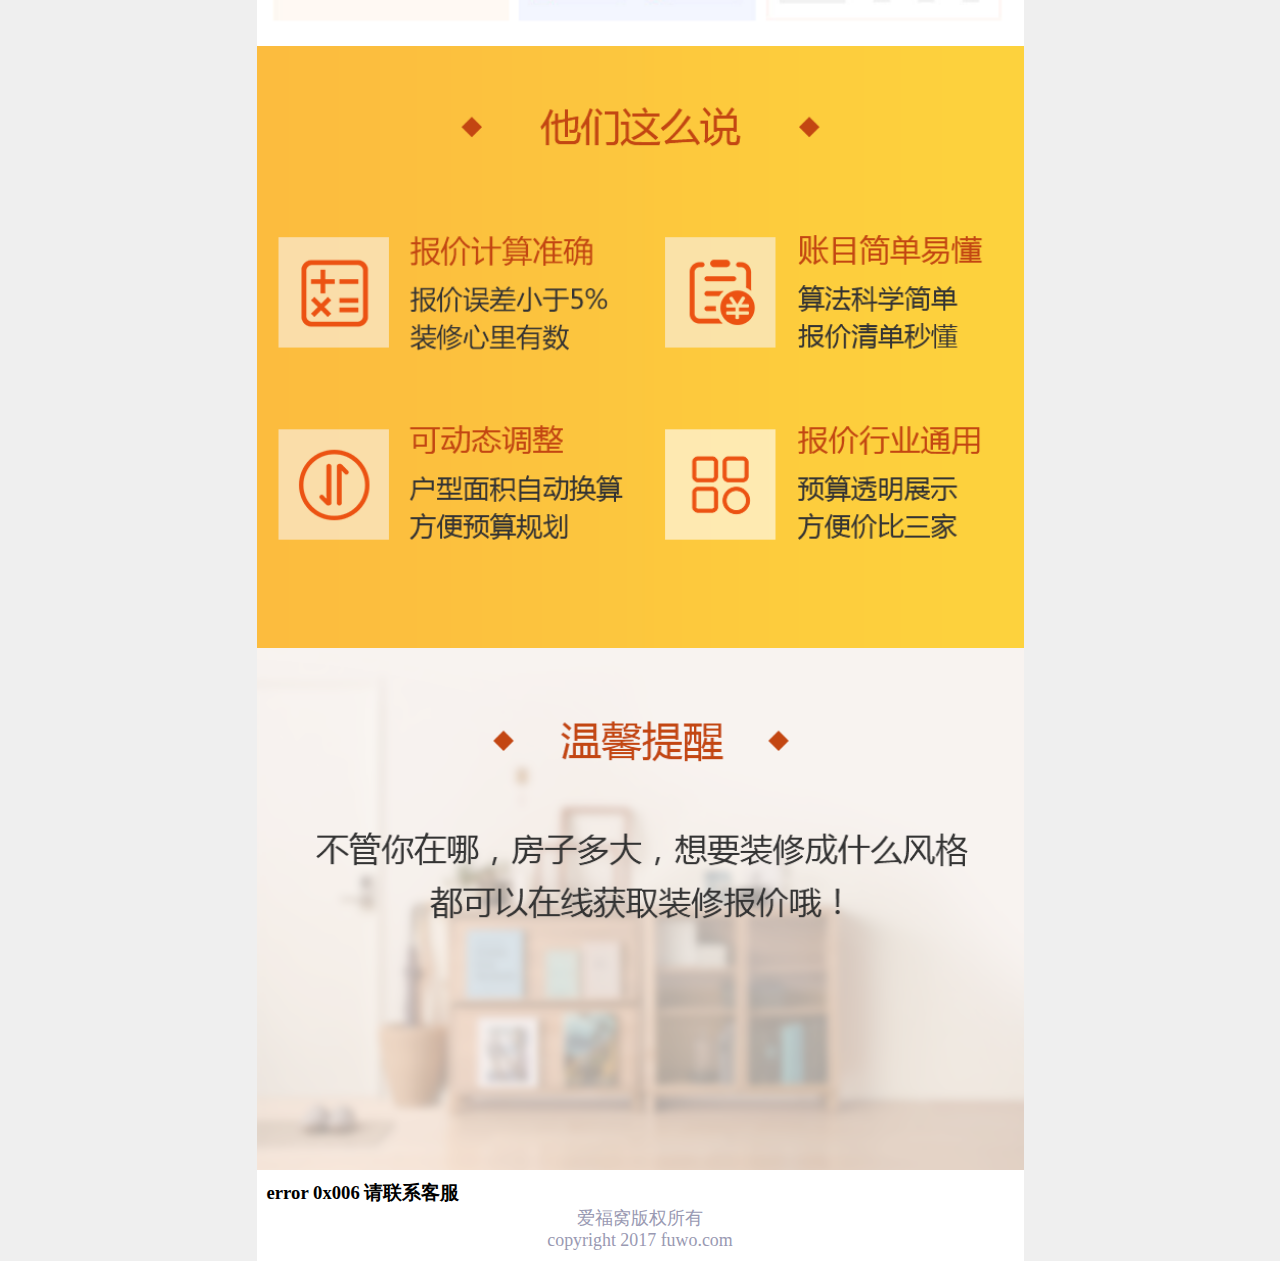
<file: html/afw_xiaoguotu.html>
<!DOCTYPE html>
<html>
<head>
	<meta charset="UTF-8">
	<title>爱福窝效果图</title>
	<link rel="stylesheet" href="../css/afw_xiaoguotu.css" />
</head>
<body>
<div class="container">
	<!--顶部导航条-->
	<div class="nav">
		<!--左边-->
		<div class="nav_left">
			<img src="../images/aifuwo/logo.png">
			<p></p>
			<span>效果图</span>
		</div>
		<!--右边-->
		<div class="nav_right">
			<img src="../images/aifuwo/fdj.png" />
			<div class="line">
				<span></span>
				<span></span>
				<span></span>
			</div>
		</div>
	</div>
	<!--顶部导航条结束-->
	<!--中间背景-->
	<div><img src="../images/aifuwo/xgt.jpg"></div>
	<!--中间背景结束-->
	<!--图标-->
	<div class="tubiao">
		<ul>
			<li>
				<a href="#">
					<img src="../images/aifuwo/icon_meitu.png" />
					<span>美图</span>
				</a>
			</li>
			<li>
				<a href="#">
					<img src="../images/aifuwo/icon_tuce.png" />
					<span>图册</span>
				</a>
			</li>
			<li>
				<a href="#">
					<img src="../images/aifuwo/icon_anli.png" />
					<span>案例</span>
				</a>
			</li>
			<li>
				<a href="#">
					<img src="../images/aifuwo/icon_gz.png" />
					<span>工装</span>
				</a>
			</li>
		</ul>
	</div>
	<!--图标结束-->
	<!--空间开始-->
	<div class="space">
		<ul class="space_top">
            <li>空间</li>
            <li>风格</li>
            <li>局部</li>
            <li>户型</li>
            <li>工装</li>
        </ul>
        <ul class="space_bottom">
        	<li><a href="#">客厅</a></li>
            <li><a href="#">卧室</a></li>
            <li><a href="#">餐厅</a></li>
            <li><a href="#">厨房</a></li>
            <li><a href="#">卫浴间</a></li>
            <li><a href="#">书房</a></li>
        </ul>
        <ul class="xuanguan">
        	<li><a href="#">玄关</a></li>
            <li><a href="#">儿童房</a></li>
            <li><a href="#">阳台</a></li>
            <li><a href="#">衣帽间</a></li>
            <li><a href="#">花园</a></li>
        </ul>
	</div>
	<!--空间结束-->
	<!--为你推荐-->
	<div class="tuijian">
		<!--上-->
		<div class="tuijian_top">
			<p></p>
			<span>为你推荐</span>
			<p></p>
		</div>
		<!--下-->
		<div class="tuijian_bottom">
			<!--左边卧室-->
			<div class="woshi">
				<img src="../images/aifuwo/ws.jpg" />
				<div class="xiaoguotu">
					<div class="xiaoguotu_left">
						卧室
					</div>
					<div class="xiaoguotu_right">
						<p>简单实用的卧室装修效果图</p>
                        <span>56763张</span>
                        <span>70万点击</span>
					</div>
				</div>
			</div>
			<!--卧室结束-->
			<!--右边小户型-->
			<div class="huxing">
				<img src="../images/aifuwo/xhx.jpg" />
				<h3>巧妙又漂亮的小户型效果图</h3>
				<span>63688张</span>
				<span>70万点击</span>
				<p>小户型</p>
			</div>
			<!--右边小户型结束-->
		</div>
	</div>
	<!--为你推荐结束-->
	<!--书房-->
	<div class="tuijian_bottom" style="margin-top: 15px;">
		<!--右边小户型-->
		<div class="huxing">
			<img src="../images/aifuwo/sf.jpg" />
			<h3>书房是知识的发源地</h3>
			<span>63688张</span>
			<span>70万点击</span>
			<p>书房</p>
		</div>
		<!--右边小户型结束-->
		<!--左边卧室-->
		<div class="woshi">
			<img src="../images/aifuwo/yu.jpg" />
			<div class="xiaoguotu">
				<div class="xiaoguotu_left">
					一居
				</div>
				<div class="xiaoguotu_right">
					<p>超小一居室装修效果图欣赏</p>
                    <span>56763张</span>
                    <span>70万点击</span>
				</div>
			</div>
		</div>
		<!--卧室结束-->
	</div>
	<!--书房结束-->
	<!--5s获取免费报价-->
	<div class="baojia">
		<p><</p>
		<span>5s获取免费报价</span>
		<div class="line">
			<span></span>
			<span></span>
			<span></span>
		</div>
	</div>
	<img src="../images/aifuwo/new_banner.png" />
	<!--5s获取免费报价结束-->
	<!--输入框-->
	<div class="shurukuang">
		<select>
			<option>上海</option>
		</select>
		<input type="text" placeholder="请输入您的房间面积"/>
		<input type="text" placeholder="请输入您的手机号" />
		<div class="mingxi">免费获取报价明细</div>
	</div>
	<!--输入框结束-->
	<!--您的报价-->
	<img src="../images/aifuwo/example.png" />
	<img src="../images/aifuwo/peopleSay.png" />
	<img src="../images/aifuwo/bottom-bg.png" />
	<!--您的报价结束-->
	<div class="contact">
		<h3>error 0x006 请联系客服</h3>
		<div class="copy">
			<p>爱福窝版权所有</p>
			<p>copyright 2017 fuwo.com</p>
		</div>
	</div>
</div>
</body>
</html>
</file>
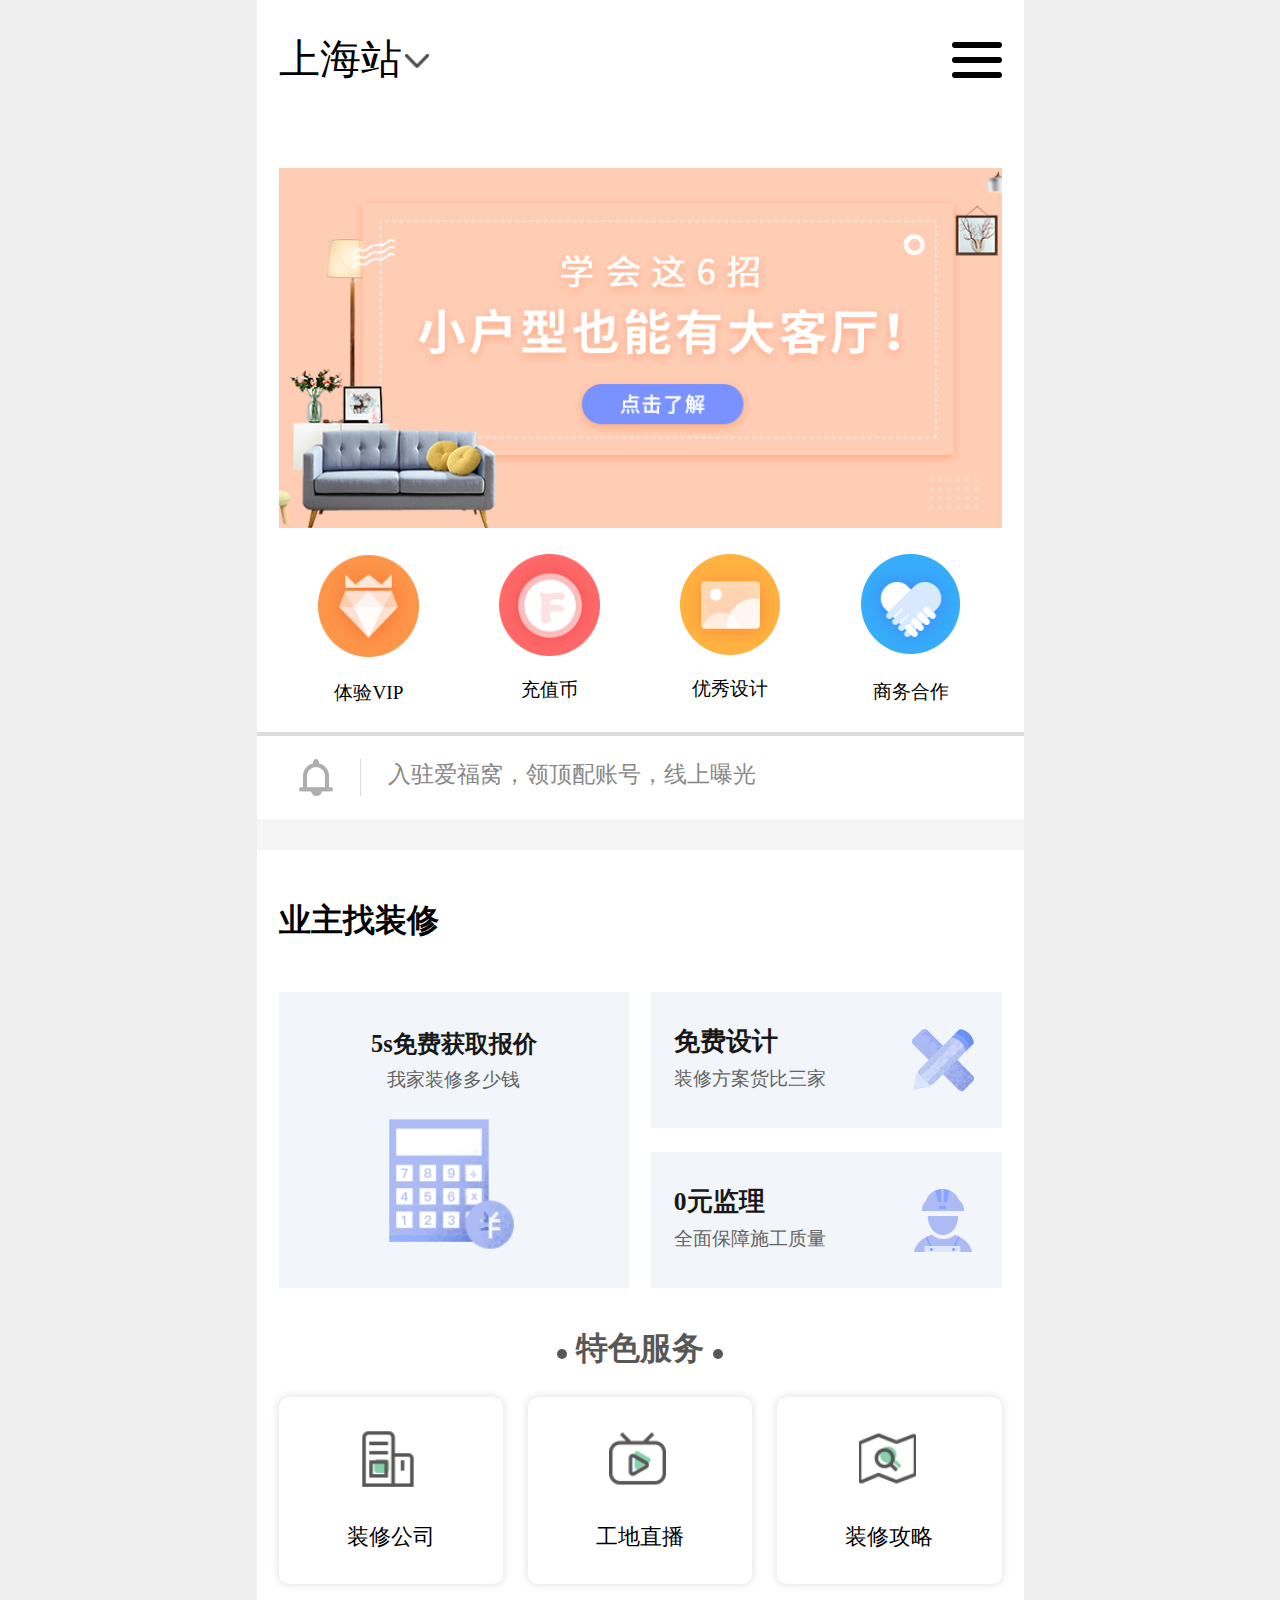
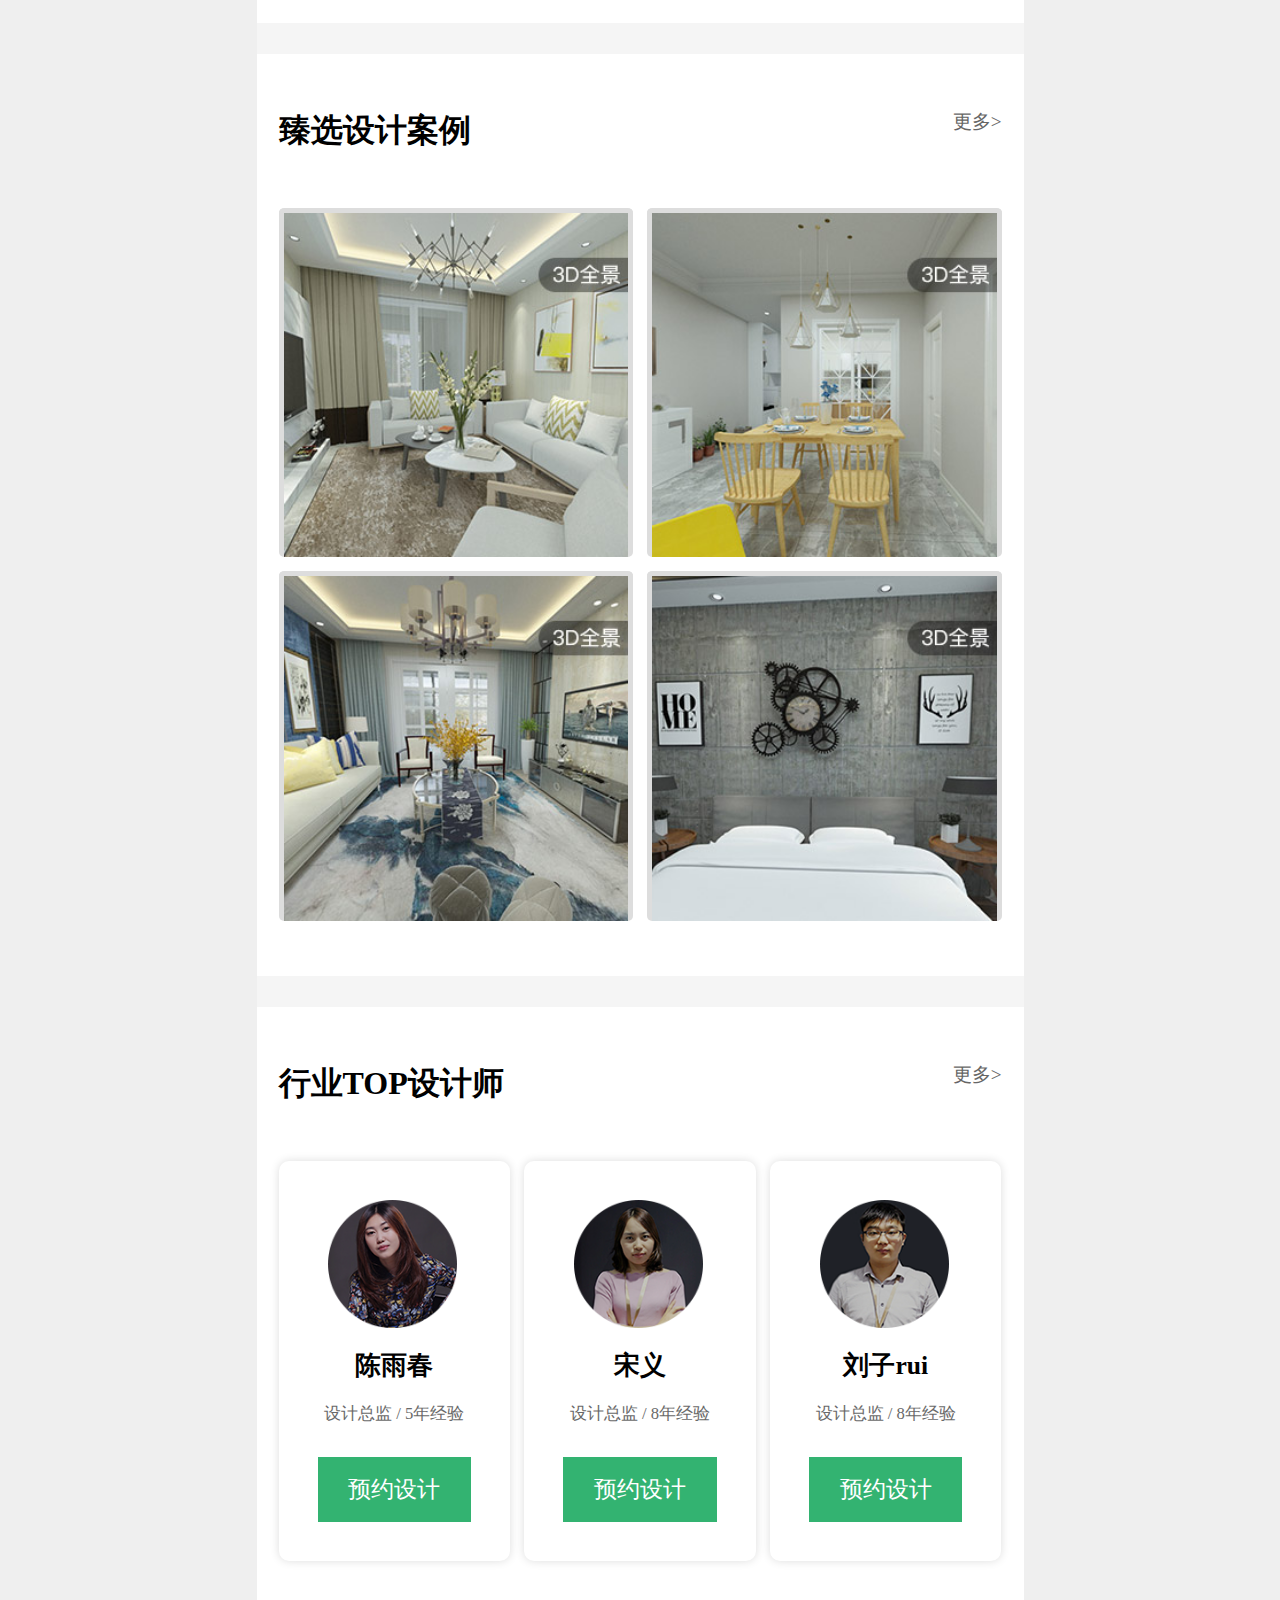
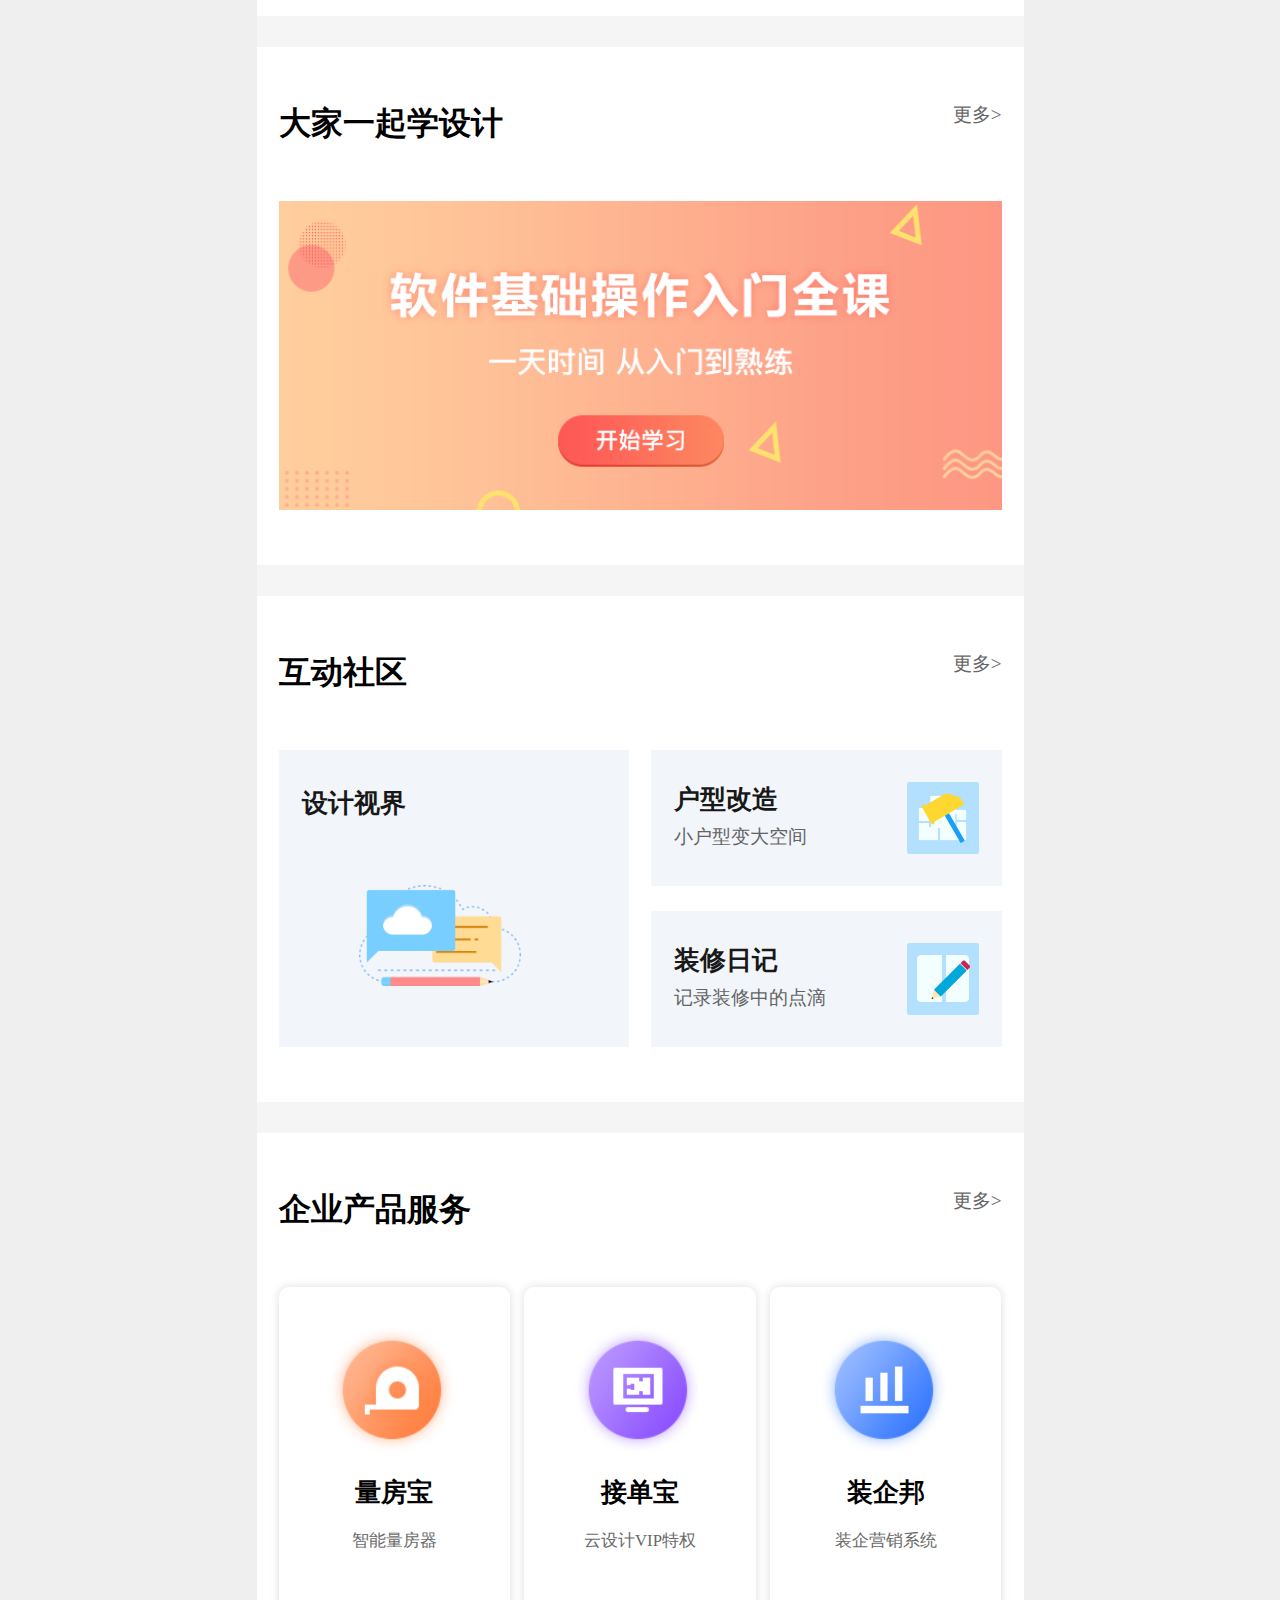
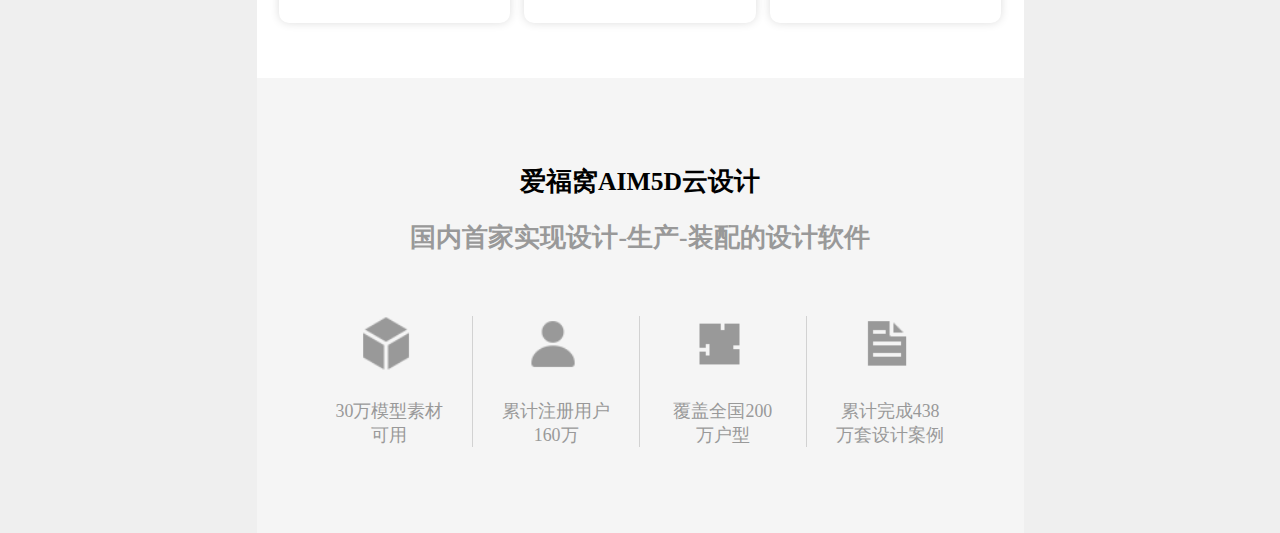
<file: html/aifuwo.html>
<!DOCTYPE html>
<html>
<head>
	<meta charset="UTF-8">
	<title>爱福窝</title>
	<link rel="stylesheet" href="../css/aifuwo.css" />
</head>
<body>
<div class="container">
	<!--顶部-->
	<div class="nav">
		<div class="nav_con">
			<div class="diming">
				<span>上海站</span>
				<img src="../images/aifuwo/jiantou.png">
			</div>
			<div class="line">
				<span></span>
				<span></span>
				<span></span>
			</div>
		</div>
		<div class="nav_tu"><img src="../images/aifuwo/afbj.png"></div>
		<!--图标开始-->
		<div class="tubiao">
			<a href="#">
				<img src="../images/aifuwo/icon_vip.png" />
				<span>体验VIP</span>
			</a>
			<a href="#">
				<img src="../images/aifuwo/icon_signin.png" />
				<span>充值币</span>
			</a>
			<a href="#">
				<img src="../images/aifuwo/icon_design.png" />
				<span>优秀设计</span>
			</a>
			<a href="#">
				<img src="../images/aifuwo/icon_cooperation.png" />
				<span>商务合作</span>
			</a>
		</div>
		<!--图标结束-->
		<!--线上曝光-->
		<div class="online">
			<img src="../images/aifuwo/ling.png" />
			<div><a href="#">入驻爱福窝，领顶配账号，线上曝光</a></div>
		</div>
		<!--线上曝光结束-->
	</div>
	<!--顶部jieshu-->
	<!--banner区域开始-->
	<div class="banner">
		<!--业主找装修-->
		<!--顶部文字-->
		<div class="words">业主找装修</div>
		<!--顶部图片-->
		<div class="yezhu">
			<!--左边-->
			<div class="yezhu_left">
				<a href="#">
					<h4>5s免费获取报价</h4>
					<p>我家装修多少钱</p>
					<img src="../images/aifuwo/icon_quote.png" />
				</a>
			</div>
			<!--右边-->
			<div class="yezhu_right">
				<ul>
					<li>
						<a href="#" class="sheji">
							<h4>免费设计</h4>
							<p>装修方案货比三家</p>
						</a>
						<a href="#">
							<img src="../images/aifuwo/icon_design1.png" />
						</a>
					</li>
					<li>
						<a href="#" class="sheji">
							<h4>0元监理</h4>
							<p>全面保障施工质量</p>
						</a>
						<a href="#">
							<img src="../images/aifuwo/icon_supervision.png" />
						</a>
					</li>
				</ul>
			</div>
		</div>
		<!--业主找装修结束-->
		<!--特色服务-->
		<div class="serve">
			<!--文字-->
			<div class="serve_top">
				<p></p>
				<span>特色服务</span>
				<p></p>
			</div>
			<!--图片-->
			<div class="serve_bottom">
				<ul class="company">
					<li>
						<a href="#">
							<img src="../images/aifuwo/icon_company.png" />
							<span class="company_con">装修公司</span>
						</a>
					</li>
					<li>
						<a href="#">
							<img src="../images/aifuwo/icon_site.png" />
							<span class="company_con">工地直播</span>
						</a>
					</li>
					<li>
						<a href="#">
							<img src="../images/aifuwo/icon_raiders.png" />
							<span class="company_con">装修攻略</span>
						</a>
					</li>
				</ul>
			</div>
			<!--图片结束-->
		</div>
		<!--特色舒服结束-->
	</div>
	<!--banner区域结束-->
	<!--臻选设计案例-->
	<div class="anli">
		<!--文字-->
		<div class="common">
			<div class="commons_a">臻选设计案例</div>
			<div class="commons_b">更多></div>
		</div>
		<!--图片-->
		<div class="anli_tu">
			<ul>
				<li><img src="../images/aifuwo/pic_1.jpg"></li>
				<li><img src="../images/aifuwo/pic_2.jpg"></li>
				<li><img src="../images/aifuwo/pic_4.jpg"></li>
				<li><img src="../images/aifuwo/pic_5.jpg"></li>
			</ul>
		</div>
	</div>
	<!--臻选设计案例结束-->
	<!--行业TOP设计师-->
	<div class="anli">
		<!--文字-->
		<div class="common">
			<div class="commons_a">行业TOP设计师</div>
			<div class="commons_b">更多></div>
		</div>
		<!--图片-->
		<div class="shejishi">
			<ul>
				<li>
					<ul class="shejishi_con">
						<li><img src="../images/aifuwo/pic_de2.png"></li>
						<li>陈雨春</li>
						<li>设计总监 / 5年经验</li>
						<li>预约设计</li>
					</ul>
				</li>
				<li>
					<ul class="shejishi_con">
						<li><img src="../images/aifuwo/pic_de3.png"></li>
						<li>宋义</li>
						<li>设计总监 / 8年经验</li>
						<li>预约设计</li>
					</ul>
				</li>
				<li>
					<ul class="shejishi_con">
						<li><img src="../images/aifuwo/pic_de4.png"></li>
						<li>刘子rui</li>
						<li>设计总监 / 8年经验</li>
						<li>预约设计</li>
					</ul>
				</li>
			</ul>
		</div>
	</div>
	<!--行业TOP设计师结束-->
	<!--大家一起学设计-->
	<div class="anli">
		<!--文字-->
		<div class="common">
			<div class="commons_a">大家一起学设计</div>
			<div class="commons_b">更多></div>
		</div>
		<!--图片-->
		<div class="shejishi">
			<img src="../images/lesson.png" />
		</div>
	</div>
	<!--大家一起学设计结束-->
	<!--互动社区-->
	<div class="hudong">
		<!--顶部文字-->
		<div class="common">
			<div class="commons_a">互动社区</div>
			<div class="commons_b">更多></div>
		</div>
		<!--顶部图片-->
		<div class="yezhu">
			<!--左边-->
			<div class="hudong_left">
				<a href="#">
					<div class="shijie">设计视界</div>
					<img src="../images/aifuwo/icon_design3.png" />
				</a>
			</div>
			<!--右边-->
			<div class="yezhu_right">
				<ul>
					<li>
						<a href="#" class="sheji">
							<h4>户型改造</h4>
							<p>小户型变大空间</p>
						</a>
						<a href="#">
							<img src="../images/aifuwo/icon_housetype.png" />
						</a>
					</li>
					<li>
						<a href="#" class="sheji">
							<h4>装修日记</h4>
							<p>记录装修中的点滴</p>
						</a>
						<a href="#">
							<img src="../images/aifuwo/icon_diary.png" />
						</a>
					</li>
				</ul>
			</div>
		</div>
		<!--业主找装修结束-->
	</div>
	<!--互动社区结束-->
	<!--企业产品服务-->
	<div class="anli">
		<!--文字-->
		<div class="common">
			<div class="commons_a">企业产品服务</div>
			<div class="commons_b">更多></div>
		</div>
		<!--图片-->
		<div class="shejishi">
			<ul>
				<li>
					<ul class="shejishi_con">
						<li><img src="../images/aifuwo/icon_lfb.png"></li>
						<li>量房宝</li>
						<li>智能量房器</li>
					</ul>
				</li>
				<li>
					<ul class="shejishi_con">
						<li><img src="../images/aifuwo/icon_jdb.png"></li>
						<li>接单宝</li>
						<li>云设计VIP特权</li>
					</ul>
				</li>
				<li>
					<ul class="shejishi_con">
						<li><img src="../images/aifuwo/icon_zqb.png"></li>
						<li>装企邦</li>
						<li>装企营销系统</li>
					</ul>
				</li>
			</ul>
		</div>
	</div>
	<!---企业产品服务-结束-->
	<!--尾部开始-->
	<div class="footer">
		<h3>爱福窝AIM5D云设计</h3>
		<h6>国内首家实现设计-生产-装配的设计软件</h6>
		<div class="footer_tubiao">
			<ul>
				<li>
					<img src="../images/aifuwo/icon_model.png" />
					<span>30万模型素材可用</span>
				</li>
				<li>
					<img src="../images/aifuwo/icon_user.png" />
					<span>累计注册用户160万</span>
				</li>
				<li>
					<img src="../images/aifuwo/icon_houset.png" />
					<span>覆盖全国200万户型</span>
				</li>
				<li>
					<img src="../images/aifuwo/icon_case.png" />
					<span>累计完成438万套设计案例</span>
				</li>
			</ul>
		</div>
	</div>
	<!--尾部结束-->
</div>
</body>
</html>
</file>
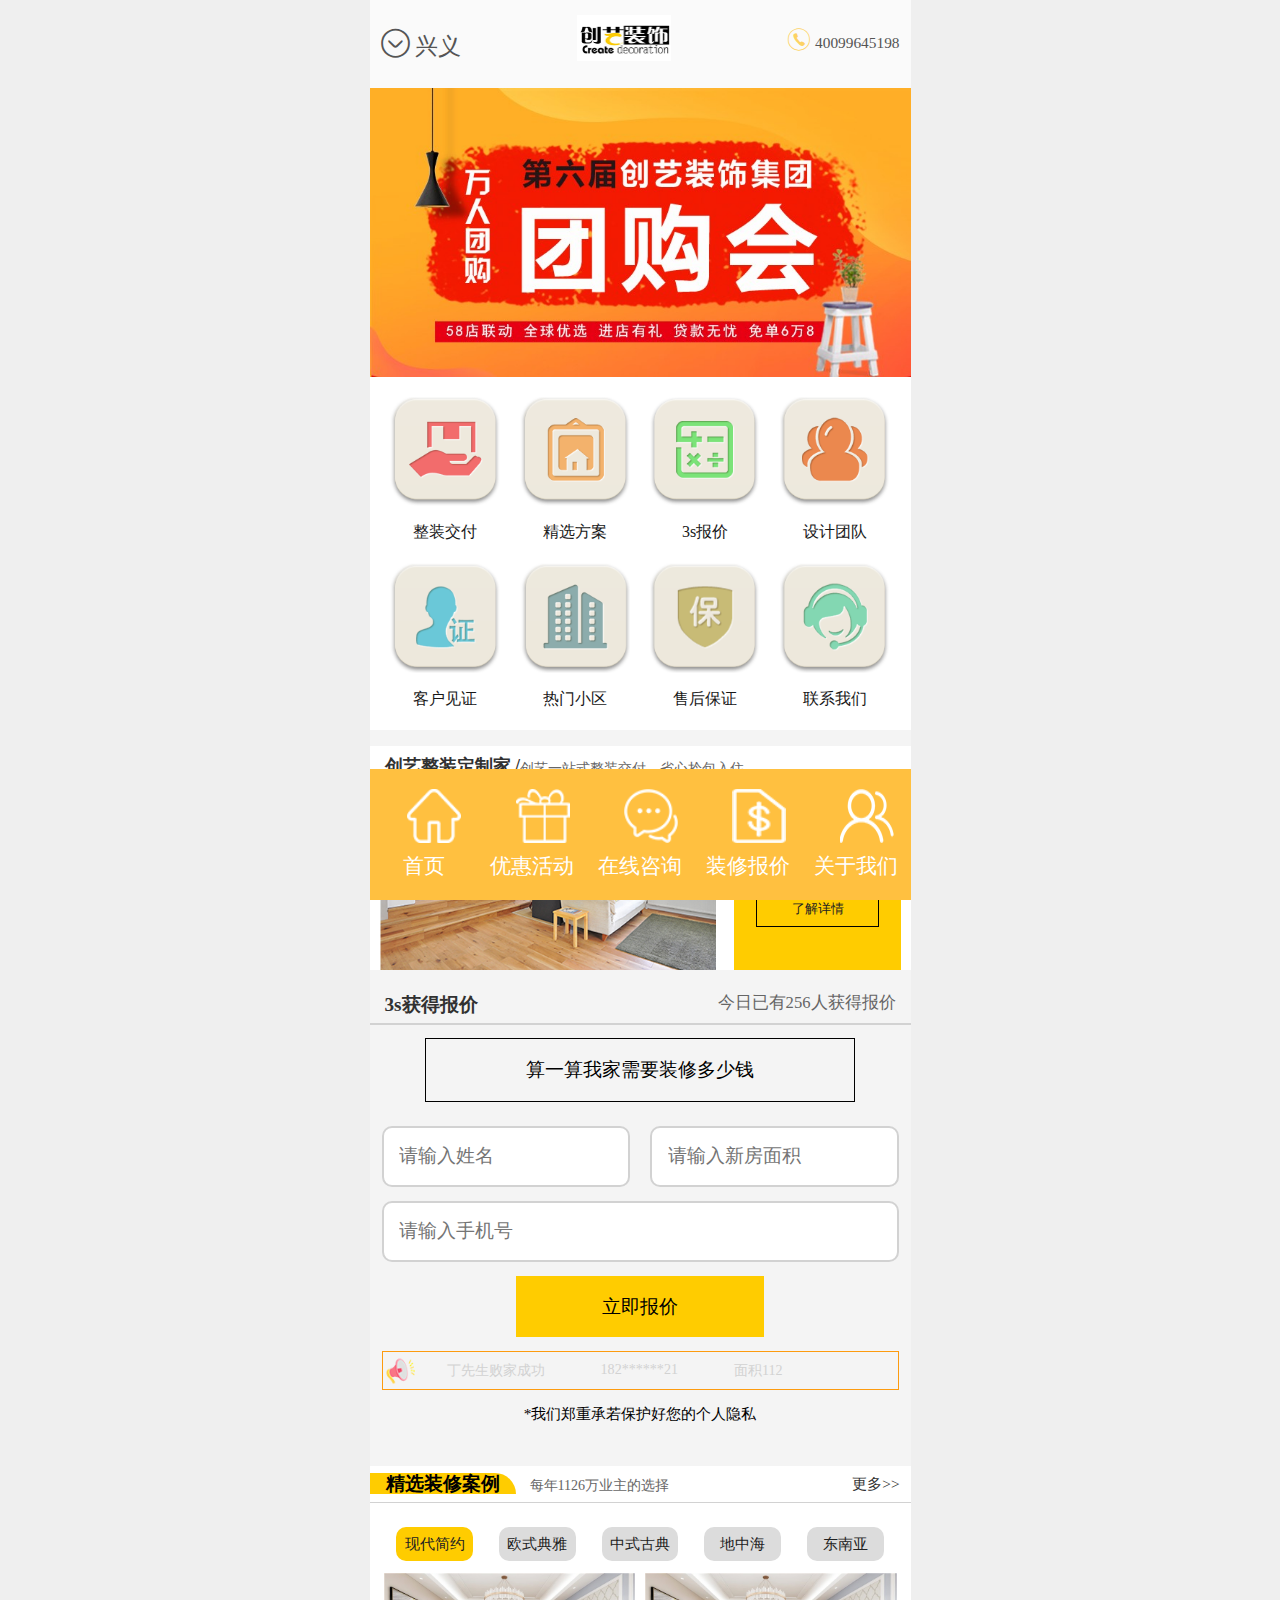
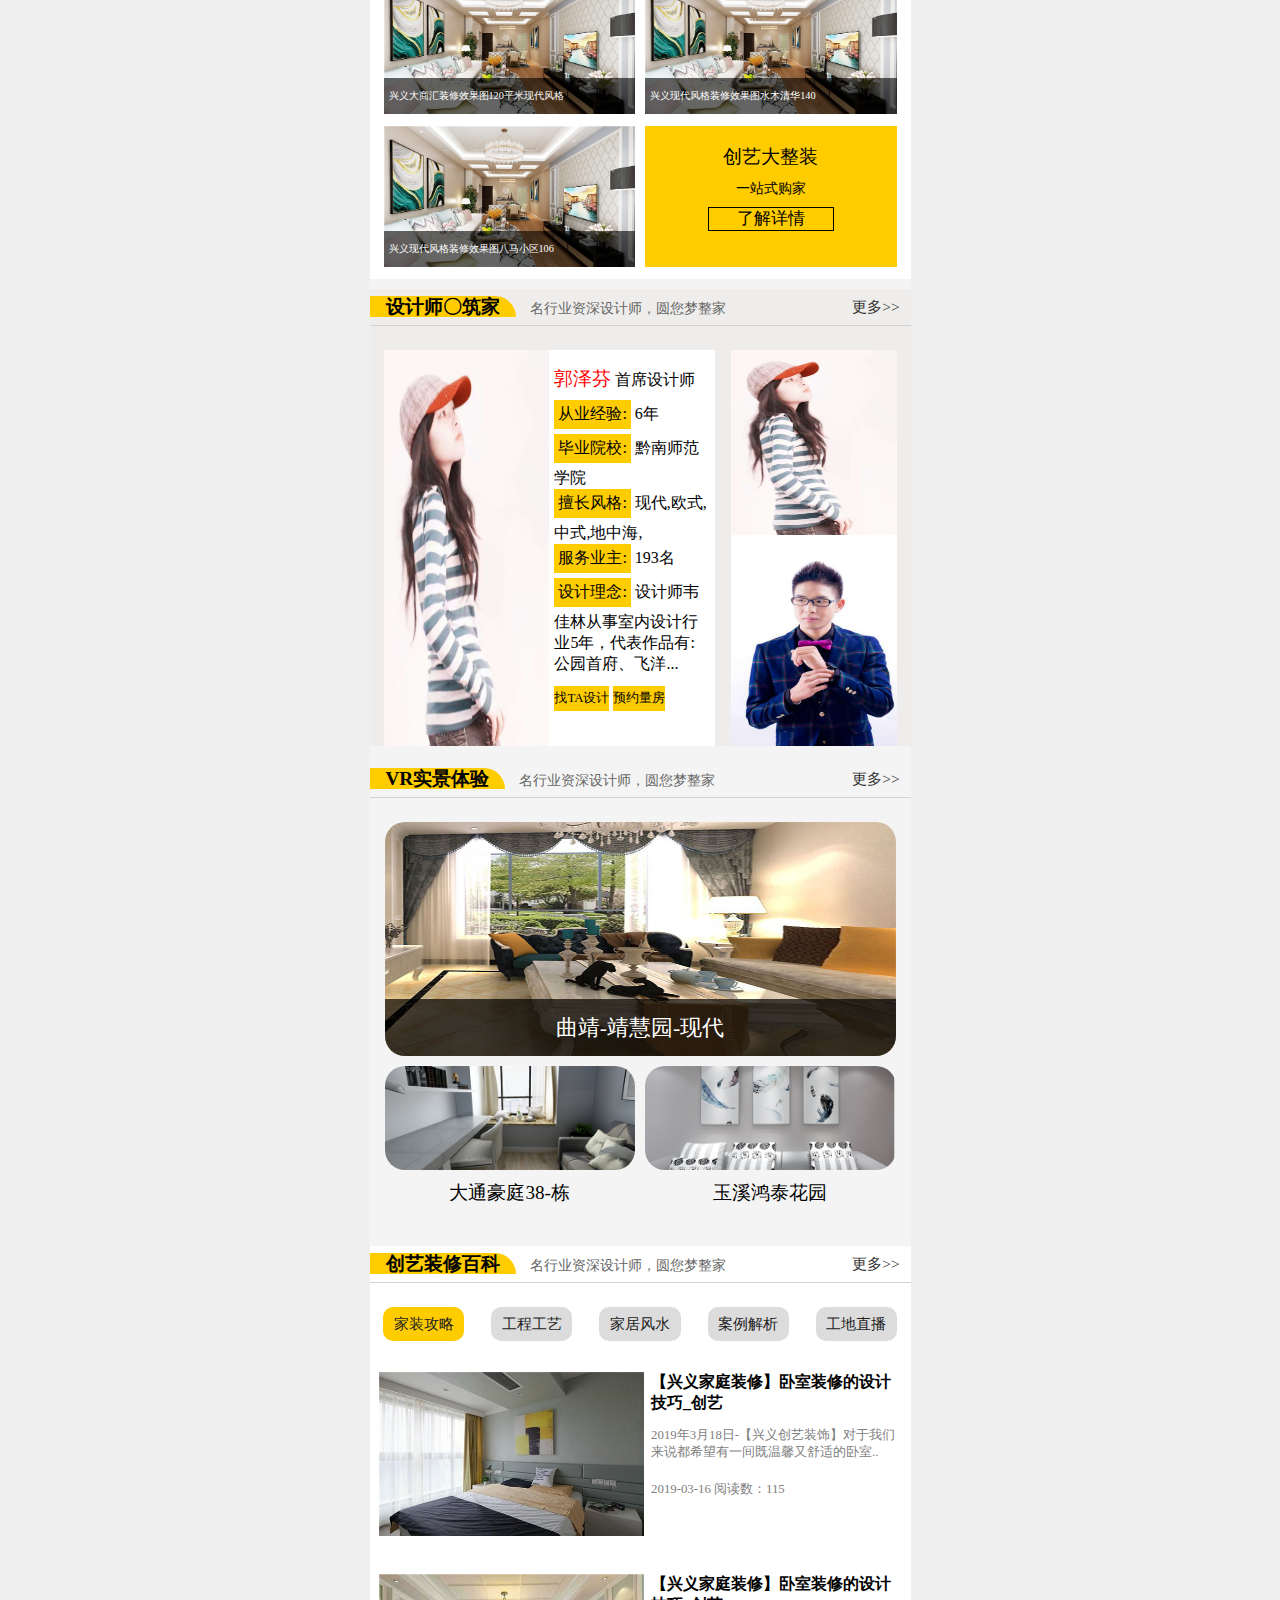
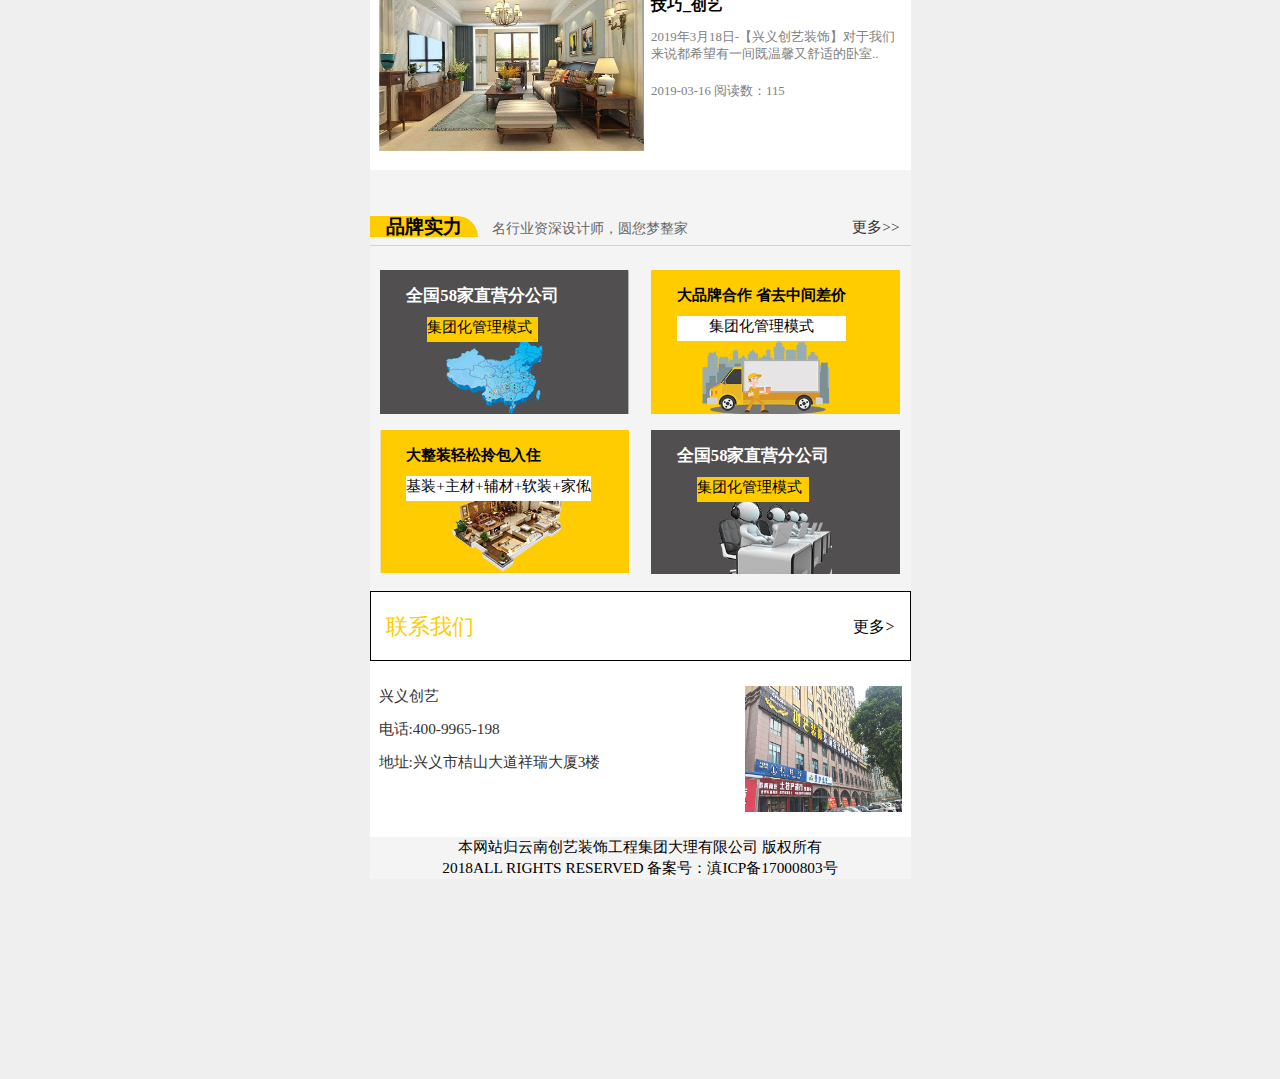
<file: html/chuangyi.html>
<!DOCTYPE html>
<html>
<head>
	<meta charset="UTF-8">
	<title>创艺装饰</title>
	<link rel="stylesheet"  href="../images/chuangyi/font_1127909_mtlktgh2csk/iconfont.css" />
	<link rel="stylesheet" href="../css/chuangyi..css" />
</head>
<body>
<div class="container">
	<!--导航条-->
	<div class="nav">
		<!--左-->
		<div class="nav_left">
			<i class="iconfont icon-next-copy"></i>
			<span>兴义</span>
		</div>
		<!--中-->
		<div class="logo">
			<img src="../images/chuangyi/logo .png" />
		</div>
		<!--右-->
		<div class="nav_right">
			<i class="iconfont icon-dianhua"></i>
			<span>40099645198</span>
		</div>
	</div>
	<!--导航条结束-->
	<!--中间图片-->
	<div><img src="../images/chuangyi/gouhui.jpg"></div>
	<!--中间图片结束-->
	<!--图标-->
	<div class="tubiao">
		<ul>
			<li>
				<a href="#">
					<img src="../images/chuangyi/zzjf.png">
					<span>整装交付</span>
				</a>
			</li>
			<li>
				<a href="#">
					<img src="../images/chuangyi/jxal.png">
					<span>精选方案</span>
				</a>
			</li>
			<li>
				<a href="#">
					<img src="../images/chuangyi/baojia.png">
					<span>3s报价</span>
				</a>
			</li>
			<li>
				<a href="#">
					<img src="../images/chuangyi/sjtd.png">
					<span>设计团队</span>
				</a>
			</li>
			<li>
				<a href="#">
					<img src="../images/chuangyi/khjz.png">
					<span>客户见证</span>
				</a>
			</li>
			<li>
				<a href="#">
					<img src="../images/chuangyi/rmxq.png">
					<span>热门小区</span>
				</a>
			</li>
			<li>
				<a href="#">
					<img src="../images/chuangyi/shbz.png">
					<span>售后保证</span>
				</a>
			</li>
			<li>
				<a href="#">
					<img src="../images/chuangyi/lxwm.png">
					<span>联系我们</span>
				</a>
			</li>
		</ul>
	</div>
	<!--图标结束-->
	<!--创艺整装定制家-->
	<div class="dingzhi">
		<!--标题-->
		<div class="dingzhi_top">
			<a href="#">创艺整装定制家 / </a>
			<a href="#">创艺一站式整装交付，省心拎包入住</a>
		</div>
		<!--内容-->
		<div class="dingzhi_bottom">
			<div class="dz_tu"><img src="../images/chuangyi/dingzhi.png"></div>
			<div class="content">
				<a href="#">创艺大整装</a>
				<a href="">一站式购家</a>
				<a href="#">了解详情</a>
			</div>
		</div>
	</div>
	<!--创艺整装定制家结束-->
	<!--3s获得报价-->
	<div accesskey="baojia">
		<!--标题-->
		<div class="baojia_top">
			<div>3s获得报价</div>
			<div>今日已有256人获得报价</div>
		</div>
		<!--内容-->
		<div class="baojia_bottom">
			<div>算一算我家需要装修多少钱</div>
			<div class="shurukuang">
				<input type="text"  placeholder="请输入姓名"/>
				<input type="text"  placeholder="请输入新房面积"/>
				<input type="text"  placeholder="请输入手机号"/>
			</div>
			<p>立即报价</p>
			<div class="chenggong">
				<img src="../images/chuangyi/laba.png" />
				<span>丁先生败家成功</span>
				<span>182******21</span>
				<span>面积112</span>
			</div>
			<p>*我们郑重承若保护好您的个人隐私</p>
		</div>		
	</div>
	<!--3s获得报价结束-->
	<!--精选装修案例-->
	<div class="anli">
		<!--标题-->
		<div class="common">
			<div class="commons_a">
				<span>精选装修案例</span>
				<span>每年1126万业主的选择</span>
			</div>
			<div class="commons_b">更多&gt;&gt;</div>
		</div>
		<!--内容-->
		<div class="anli_Content">
			<!--风格-->
			<div class="tab"> 
		          <a href="#"> 现代简约 </a>
		          <a href="#"> 欧式典雅 </a>
		          <a href="#"> 中式古典 </a>
		          <a href="#"> 地中海 </a>
		          <a href="#"> 东南亚 </a>
         	</div>
			<!--风格结束-->
			<!--图片-->
			<div class="tab-container">
				<ul>
					<li>
						<img src="../images/chuangyi/jianyue1.jpg">
						<a href="#">兴义大商汇装修效果图120平米现代风格</a>
					</li>
					<li>
						<img src="../images/chuangyi/jianyue1.jpg">
						<a href="#">兴义现代风格装修效果图水木清华140</a>
					</li>
					<li>
						<img src="../images/chuangyi/jianyue1.jpg">
						<a href="#">兴义现代风格装修效果图八马小区106</a>
					</li>
					<li class="teshu">
						<p>创艺大整装</p>
						<p>一站式购家</p>
						<p>了解详情</p>
					</li>
				</ul>
			</div>
		</div>
	</div>
	<!--精选装修案例结束-->
	<!--设计师〇筑家-->
	<div class="sylist">
		<!--标题-->
		<div class="common">
			<div class="commons_a">
				<span>设计师〇筑家</span>
				<span>名行业资深设计师，圆您梦整家</span>
			</div>
			<div class="commons_b">更多&gt;&gt;</div>
		</div>
		<!--内容-->
		<div class="anli_Content">
			<ul>
				<li><img src="../images/chuangyi/gzf.png"></li>
				<li>
					<!--郭泽芬简介-->
					<ul class="intro">
						<li>
							<span>郭泽芬</span>
							<span class="shouxi">首席设计师</span>
						</li>
						<li>
							<span class="jingyan">从业经验:</span>
							<span class="shouxi">6年</span>
						</li>
						<li>
							<span class="jingyan">毕业院校:</span>
							<span class="shouxi">黔南师范学院</span>
						</li>
						<li>
							<span class="jingyan">擅长风格:</span>
							<span class="shouxi">现代,欧式,中式,地中海,</span>
						</li>
			    		<li>
			    			<span class="jingyan">服务业主:</span>
			    			<span class="shouxi">193名</span>
			    		</li>
			    		<li>
			    			<span class="jingyan">设计理念:</span>
			    			<span class="shouxi">设计师韦佳林从事室内设计行业5年，代表作品有:公园首府、飞洋...</span>
			    		</li>
						<li>
							<span class="find">找TA设计</span>
							<span class="yuyue">预约量房</span>
						</li>
					</ul>
					<!--郭泽芬简介结束-->
				</li>
				<li>
					<div class="small"><img src="../images/chuangyi/gzexiaotu.png"></div>
					<div class="small2"><img src="../images/chuangyi/kk.jpg"></div>
				</li>
			</ul>
		</div>
		<!--内容结束-->
	</div>
	<!--设计师〇筑家结束-->
	<!--VR实景体验-->
	<div class="VR">
		<!--标题-->
		<div class="common">
			<div class="commons_a">
				<span>VR实景体验</span>
				<span>名行业资深设计师，圆您梦整家</span>
			</div>
			<div class="commons_b">更多&gt;&gt;</div>
		</div>
		<!--内容-->
		<div class="VR_Content">
			<ul>
				<li class="qujing">
					<img src="../images/chuangyi/vr1.png">
					<p>曲靖-靖慧园-现代</p>
				</li>
				<li class="huayuan">
					<img src="../images/chuangyi/vr2.png">
					<p>大通豪庭38-栋</p>
				</li>
				<li class="huayuan">
					<img src="../images/chuangyi/vr3.png">
					<p>玉溪鸿泰花园</p>
				</li>
			</ul>
		</div>
		<!--内容结束-->
	</div>
	<!--VR实景体验-结束-->
	<!--创艺装修百科-->
	<div class="baike">
		<!--标题-->
		<div class="common">
			<div class="commons_a">
				<span>创艺装修百科</span>
				<span>名行业资深设计师，圆您梦整家</span>
			</div>
			<div class="commons_b">更多&gt;&gt;</div>
		</div>
		<!--内容-->
		<div class="Content">
			<!--家装攻略-->
			<div class="tab"> 
		          <a href="#"> 家装攻略 </a>
		          <a href="#"> 工程工艺 </a>
		          <a href="#"> 家居风水 </a>
		          <a href="#"> 案例解析 </a>
		          <a href="#"> 工地直播 </a>
         	</div>
         	<div class="gonglue">
         		<div class="gonglue_left"><img src="../images/chuangyi/gonglue1.jpg"></div>
         		<div class="gonglue_right">
         			<h4>【兴义家庭装修】卧室装修的设计技巧_创艺</h4>
         			<a href="#">2019年3月18日-【兴义创艺装饰】对于我们来说都希望有一间既温馨又舒适的卧室..</a>
         			<a href="#">2019-03-16   阅读数：115</a>
         		</div>
         	</div>
         	<div class="gonglue">
         		<div class="gonglue_left"><img src="../images/chuangyi/gonglue2.jpg"></div>
         		<div class="gonglue_right">
         			<h4>【兴义家庭装修】卧室装修的设计技巧_创艺</h4>
         			<a href="#">2019年3月18日-【兴义创艺装饰】对于我们来说都希望有一间既温馨又舒适的卧室..</a>
         			<a href="#">2019-03-16   阅读数：115</a>
         		</div>
         	</div>
		</div>
		<!--内容结束-->
	</div>
	<!--创艺装修百科结束-->
	<!--品牌实力-->
	<div class="pinpai">
		<!--标题-->
		<div class="common">
			<div class="commons_a">
				<span>品牌实力</span>
				<span>名行业资深设计师，圆您梦整家</span>
			</div>
			<div class="commons_b">更多&gt;&gt;</div>
		</div>
		<!--内容-->
		<div class="pinpai_Content">
			<ul>
				<li>
					<img src="../images/chuangyi/pinpai1.jpg">
					<div>
						<h6 style="color: #fff;font-size: 1.3vw;margin-bottom: 10px;">全国58家直营分公司</h6>
						<p class="company">集团化管理模式</p>
					</div>
				</li>
				<li>
					<img src="../images/chuangyi/pinpai2.jpg">
					<div>
						<h6>大品牌合作 省去中间差价</h6>
						<p class="jiasi">集团化管理模式</p>
					</div>
				</li>
				<li>
					<img src="../images/chuangyi/pinpai3.jpg">
					<div>
						<h6>大整装轻松拎包入住</h6>
						<p class="jiasi">基装+主材+辅材+软装+家俬</p>
					</div>
				</li>
				<li>
					<img src="../images/chuangyi/pinpai4.jpg">
					<div>
						<h6 style="color: #fff;font-size: 1.3vw;margin-bottom: 10px;">全国58家直营分公司</h6>
						<p class="company">集团化管理模式</p>
					</div>
				</li>
			</ul>
		</div>
		<!--内容结束-->
	</div>
	<!--品牌实力结束-->
	<!--联系我们-->
	<div class="contact">
		<div class="contact_top">
			<p>联系我们</p>
			<p>更多&gt;</p>
		</div>
		<div class="contact_bottom">
			<ul class="contact_con"> 
	           <li>兴义创艺</li>
		        <li>电话:400-9965-198 </li>
		        <li>地址:兴义市桔山大道祥瑞大厦3楼</li>
	          </ul>
			<img src="../images/chuangyi/lianxiwomen.jpg" />
		</div>
	</div>
	<!--联系结束-->
	<!--尾部-->
	<div class="copy">本网站归云南创艺装饰工程集团大理有限公司 版权所有  <br /> 
	2018ALL RIGHTS RESERVED    备案号：滇ICP备17000803号</div>
	<!--尾部结束-->
	<!--尾部固定定位-->
	<div class="guding">
    	<ul>
    		<li>
    			<img src="../images/footer_03.png" />
    			<p>首页</p>
    		</li>
    		<li>
    			<img src="../images/footer_05.png" />
    			<p>优惠活动</p>
    		</li>
    		<li>
    			<img src="../images/footer_07.png" />
    			<p>在线咨询</p>
    		</li>
    		<li>
    			<img src="../images/footer_09.png" />
    			<p>装修报价</p>
    		</li>
    		<li>
    			<img src="../images/footer_11.png" />
    			<p>关于我们</p>
    		</li>
    	</ul>
   </div>
</div>
</body>
</html>
</file>
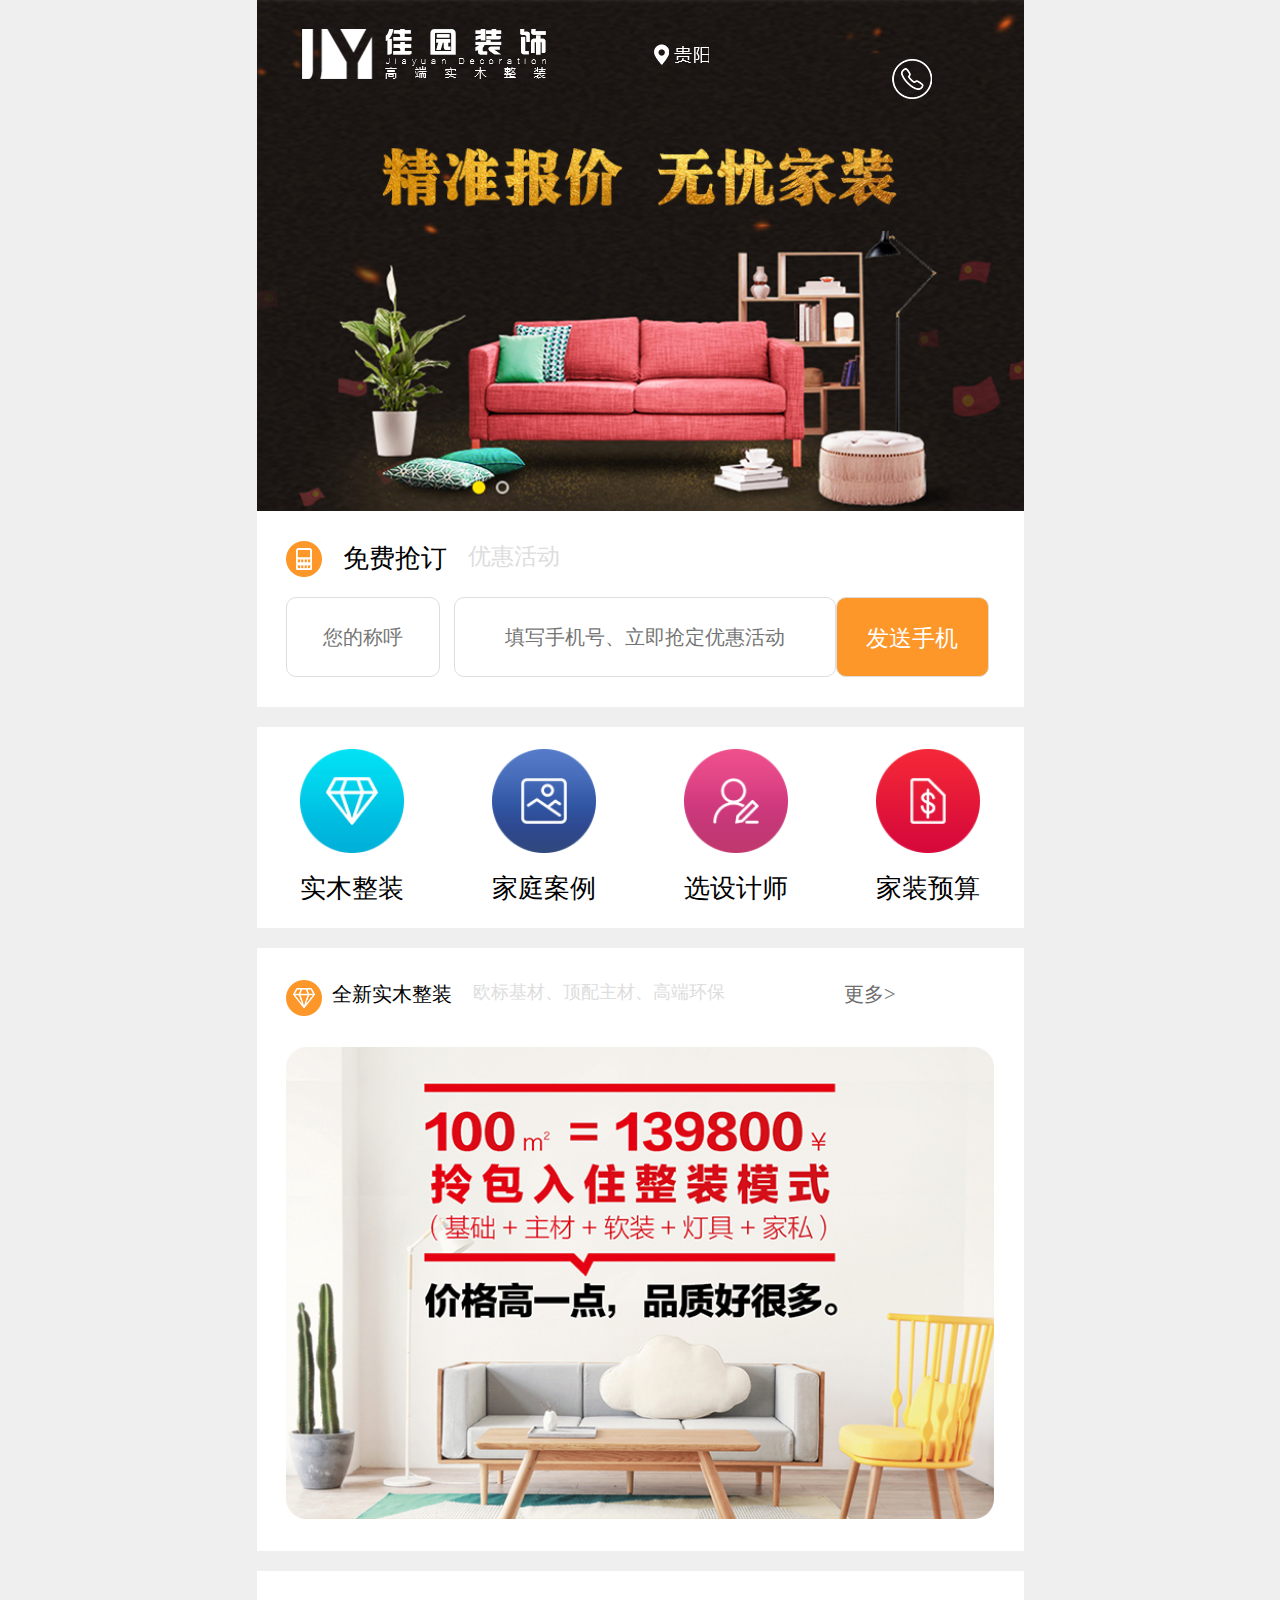
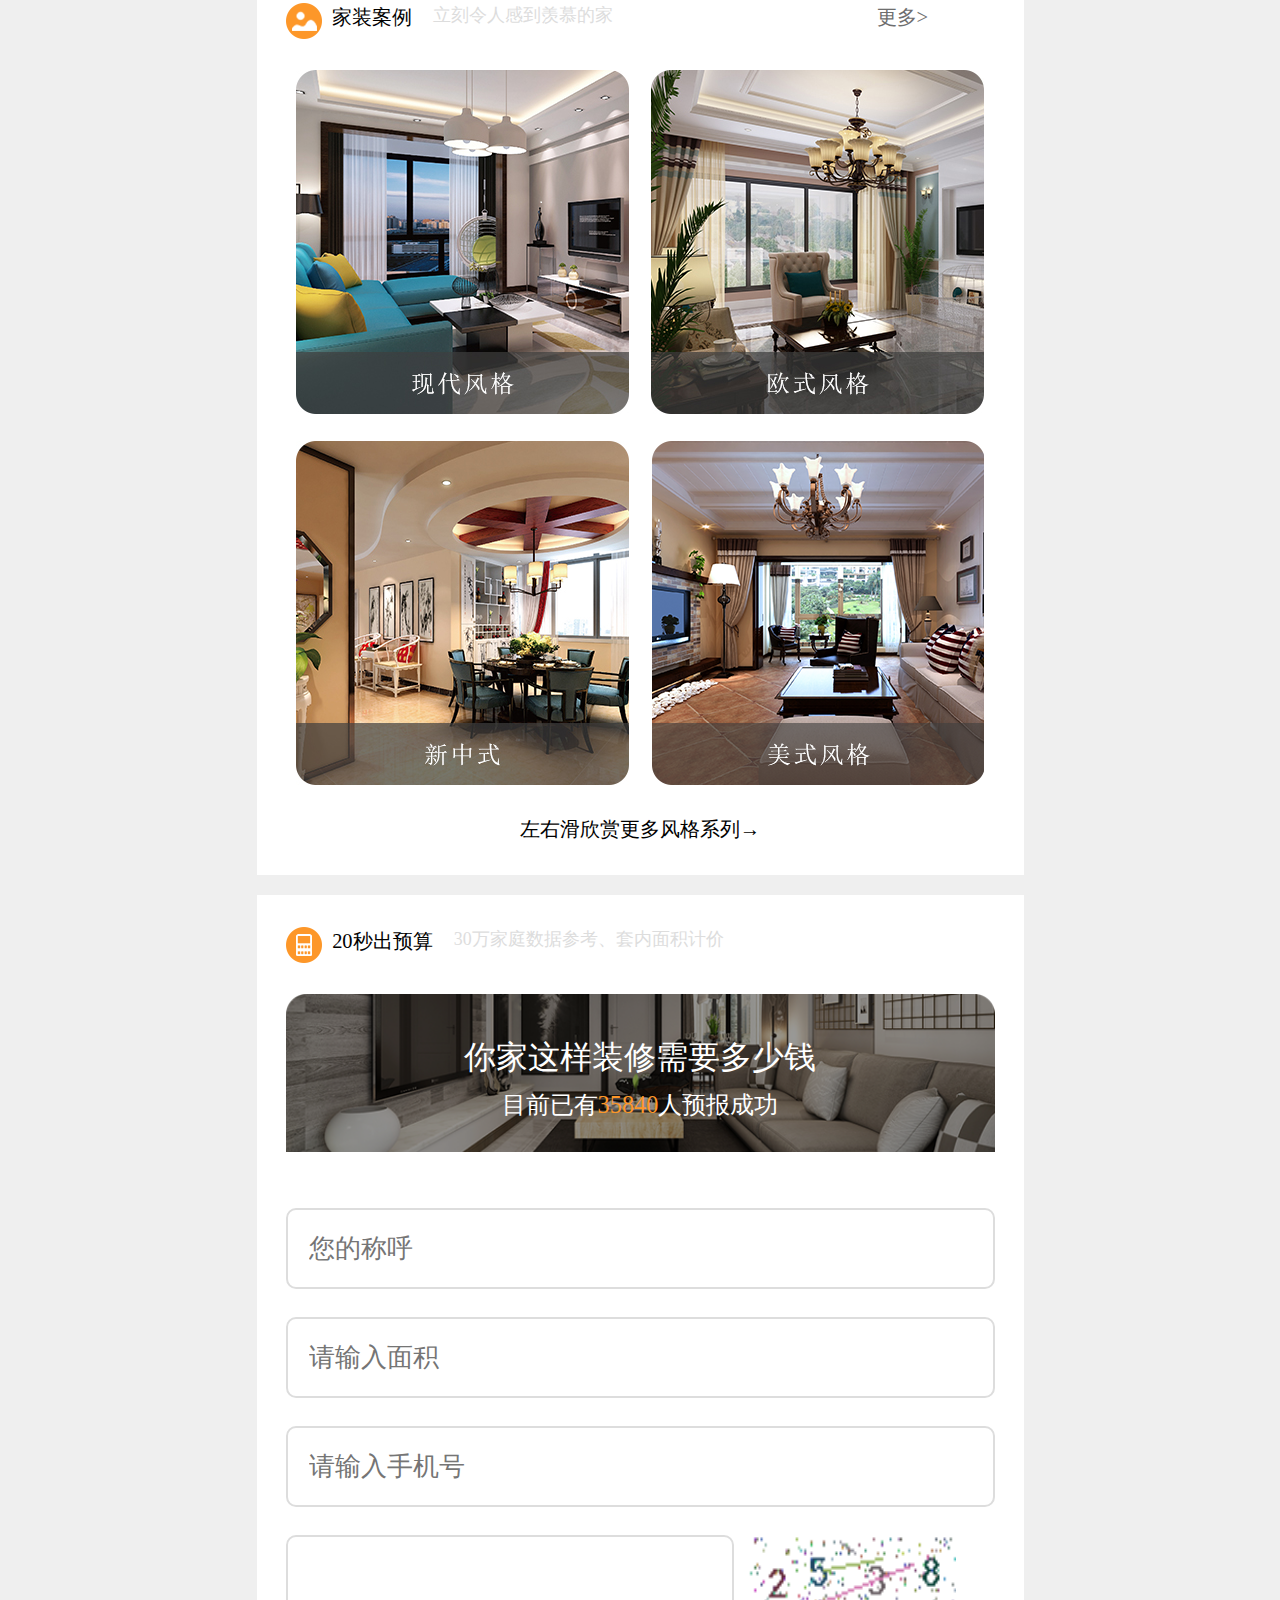
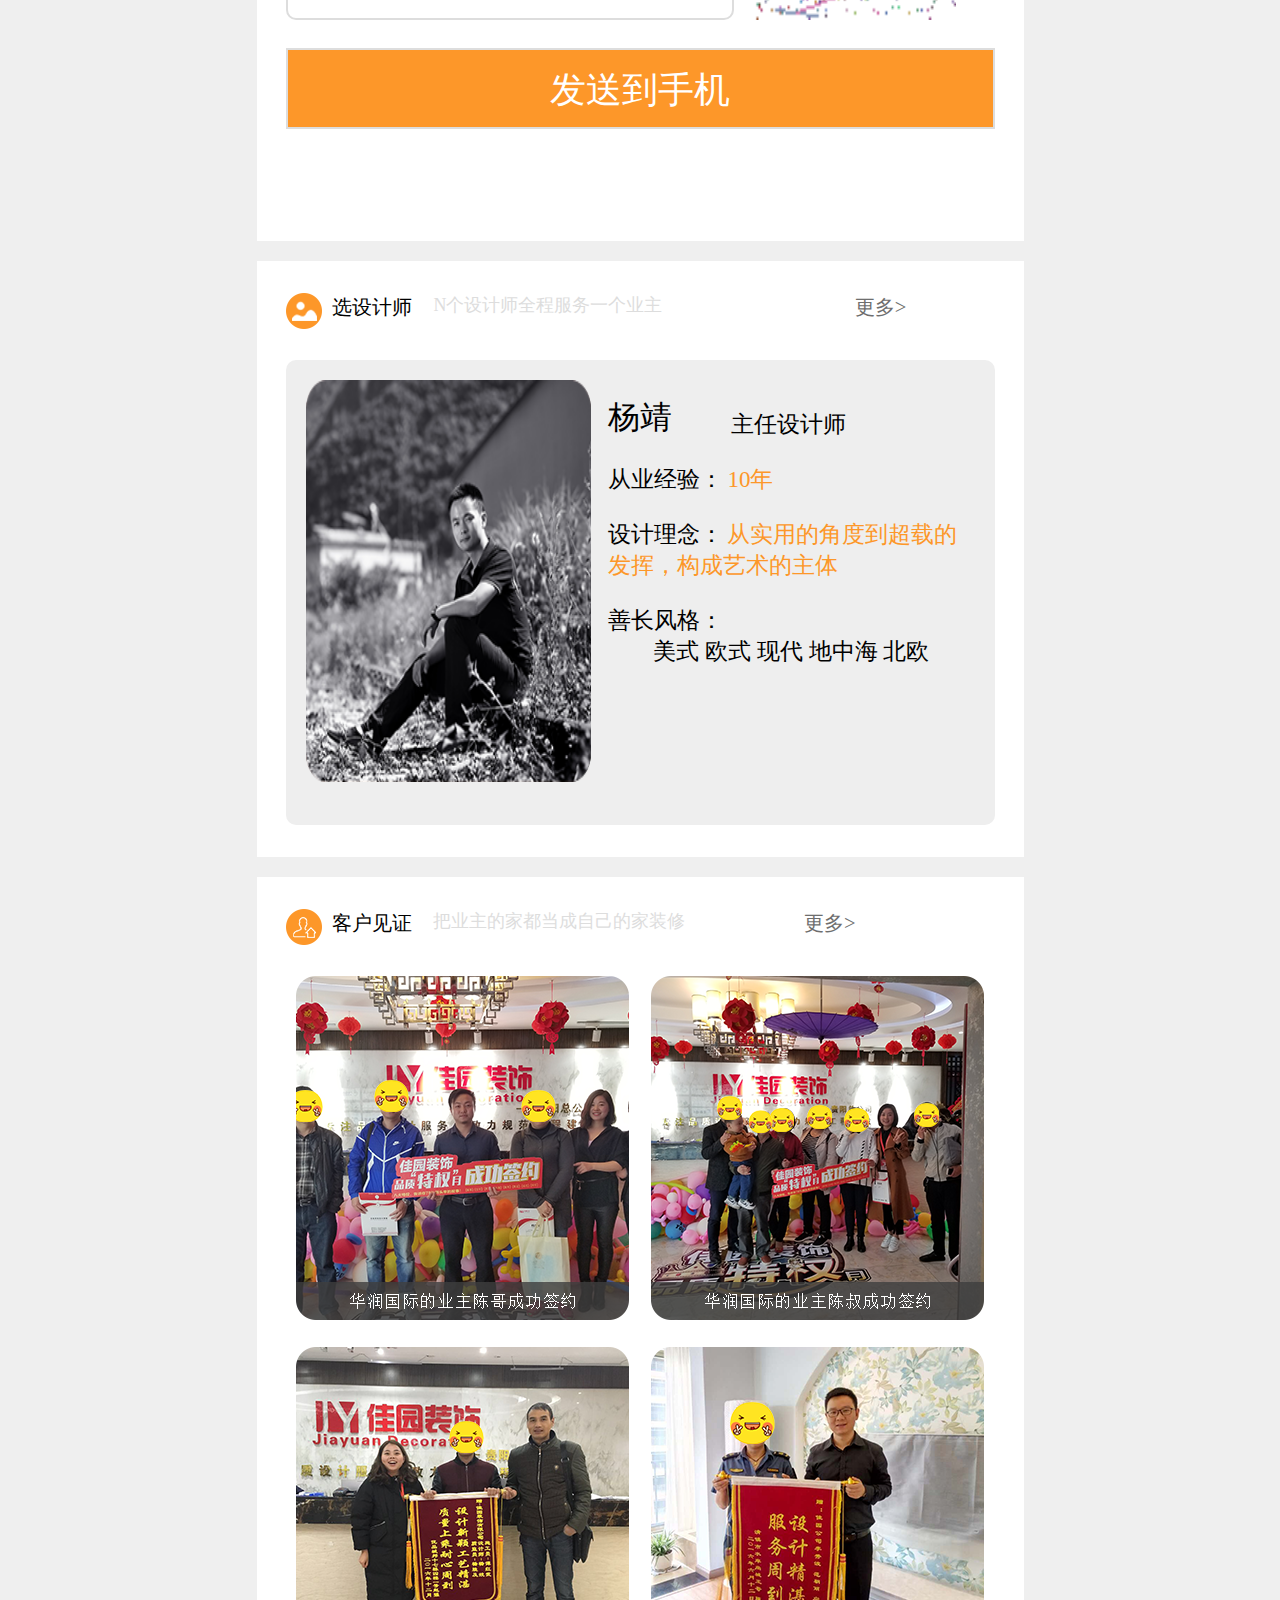
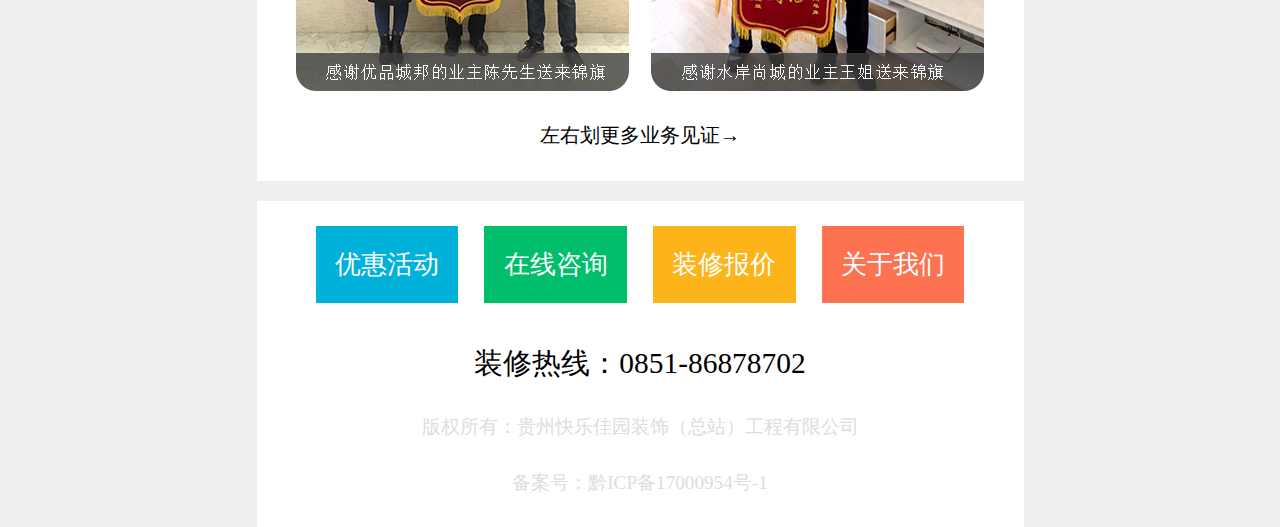
<file: html/discounts.html>
<!DOCTYPE html>
<html>
<head>
	<meta charset="UTF-8">
	<title>活动优惠</title>
	<link rel="stylesheet" href="../css/discounts.css"/>
</head>
<body>
<div class="container">
	<!--顶部图片-->
	<div class="top">
		<img src="../images/discounts/11_04.jpg">
		<div class="bg_dingwei">
			<div><img src="../images/discounts/logo.png"></div>
			<div><img src="../images/discounts/addr.png"></div>
			<a href="#"><img src="../images/discounts/tele.png"></a>
		</div>
	</div>
	<!--顶部图片jieshu-->
	<!--免费抢订-->
	<div class="free">	
		<!--上-->
		<div class="free_top">
			<ul>
				<li><img src="../images/discounts/qd.png"></li>
				<li>免费抢订</li>
				<li>优惠活动</li>
			</ul>
		</div>
		<!--下 输入框-->
		<div class="free_bottom">	
			<input type="text" placeholder="您的称呼" />
			<input type="text" placeholder="填写手机号、立即抢定优惠活动"/>
			<p>发送手机</p>
		</div>
	</div>
	<!--免费抢定结束-->
	<!--图标开始-->
	<div class="tubiao">
		<!--javascript:void(0); 解决a标签跳转问题-->
		<a href="javascript:void(0);">
			<img src="../images/discounts/smzz.png" />
			实木整装
		</a>
		<a href="javascript:void(0);">
			<img src="../images/discounts/anli.png" />
			家庭案例
		</a>
		<a href="javascript:void(0);">
			<img src="../images/discounts/sjs.png" />
			选设计师
		</a>
		<a href="javascript:void(0);">
			<img src="../images/discounts/jtys.png" />
			家装预算
		</a>
	</div>
	<!--图标结束-->
	<!--全新实木整装开始-->
	<div class="new">
		<!--顶部文字-->
		<div class="new_con">
			<ul>
				<li><img src="../images/discounts/shimu.png"></li>
				<li>全新实木整装</li>
				<li>欧标基材、顶配主材、高端环保</li>
				<li><a href="javascript:void(0);">更多></a></li>
			</ul>
		</div>
		<!--顶部文字结束-->
		<!--底部图-->
		<div class="new_bottom">
			<img src="../images/discounts/bgyl.jpg" />
		</div>
	</div>
	<!--全新实木整装结束-->
	<!--家装案例开始-->
	<div class="new">
		<!--顶部文字-->
		<div class="new_con">
			<ul>	
               <li><img src="../images/discounts/xianmu.png"></li>
               <li>家装案例</li>
               <li>立刻令人感到羡慕的家</li>
               <li id="more"><a href="javascript:void(0);">更多></a></li>
			</ul>
		</div>
		<!--顶部文字结束-->
		<!--底部图-->
		<div class="anli">
			<ul>
				<li><img src="../images/discounts/img1_07.png"></li>
				<li><img src="../images/discounts/img2_08.jpg"></li>
				<li><img src="../images/discounts/img2_09.jpg"></li>
				<li><img src="../images/discounts/img2_10.png"></li>
			</ul>
			<div>左右滑欣赏更多风格系列→</div>
		</div>
	</div>
	<!--家装案例结束-->
	<!--20秒出预算开始-->
	<div class="new">
		<!--顶部文字-->
		<div class="new_con">
			<ul>	
               <li><img src="../images/discounts/qd.png"></li>
               <li>20秒出预算</li>
               <li>30万家庭数据参考、套内面积计价</li>
			 </ul>
		</div>
		<!--顶部文字结束-->
		<!--底部图片-->
		<div class="yusuan">
			<div class="yusuan_top">
				<p>你家这样装修需要多少钱</p>
				<p>目前已有<span>35840</span>人预报成功</p>
			</div>
			<div class="shurukuang">
				<input type="text" placeholder="您的称呼" />
				<input type="text" placeholder="请输入面积" />
				<input type="text" placeholder="请输入手机号" />
				<div class="yanzhengma">
					<p></p>
					<img src="../images/discounts/code.png" />
				</div>
			</div>
			<div class="send">发送到手机</div>
		</div>
	</div>
	<!--20秒出预算结束-->
	<!--选设计师开始-->
	<div class="new">
		<!--顶部文字-->
		<div class="new_con">
			<ul>	
               <li><img src="../images/discounts/xianmu.png"></li>
               <li>选设计师</li>
               <li>N个设计师全程服务一个业主</li>
               <li id="sjs_more"><a href="javascript:void(0);">更多></a></li>
			</ul>
		</div>
		<!--顶部文字结束-->
		<!--底部图片-->
		<div class="shejishi">
			<!--杨靖-->
			<div class="yangjing">
				<div class="yangjing_left"><img src="../images/discounts/peo_30.png"></div>
				<div class="yangjing_right">
					<ul>
						<li>
							<p>杨靖</span>
							<p>主任设计师</span>
						</li>
						<li class="jingyang">
							<span class="jingyang_a">从业经验：</span>
							<span class="jingyang_b">10年</span>
						</li>
						<li class="jingyang">
							<span class="jingyang_a">设计理念：</span>
							<span class="jingyang_b">从实用的角度到超载的<br>    发挥，构成艺术的主体</span>
						</li>
						<li class="jingyang">
							<span class="jingyang_a">善长风格：</span>
						</li>
						<li class="style">美式 欧式 现代 地中海 北欧</li>
					</ul>
				</div>
			</div>
		</div>
	</div>
	<!--选设计师结束-->
	<!--客户见证-->
	<div class="new">
		<!--顶部文字-->
		<div class="new_con">
			<ul>	
	             <li><img src="../images/discounts/yezhugushi.png"></li>
	             <li>客户见证</li>
	             <li>把业主的家都当成自己的家装修</li>
	             <li><a href="javascript:void(0);">更多></a></li>
	        </ul>
		</div>
		<!--顶部文字结束-->
		<!--底部图-->
		<div class="anli">
			<ul>
				<li><img src="../images/discounts/ke_45.png"></li>
				<li><img src="../images/discounts/ke_46.png"></li>
				<li><img src="../images/discounts/ke_47.png"></li>
				<li><img src="../images/discounts/ke_48.png"></li>
			</ul>
			<div>左右划更多业务见证→</div>
		</div>
	</div>
	<!--客户见证结束-->
	<!--尾部凯斯-->
	<div class="footer">
		<ul class="footer_top">
			<li><a href="#">优惠活动</a></li>
			<li><a href="#">在线咨询</a></li>
			<li><a href="#">装修报价</a></li>
			<li><a href="#">关于我们</a></li>
		</ul>
		<div class="footer_bottom">
			<a href="tel:0851-86878702">装修热线：0851-86878702</a>
			<p class="footer_d">版权所有：贵州快乐佳园装饰（总站）工程有限公司</p>
			<p class="footer_f">备案号：黔ICP备17000954号-1</p>
		</div>
	</div>
	<!--尾部结束-->
</div>
</body>
</html>
</file>
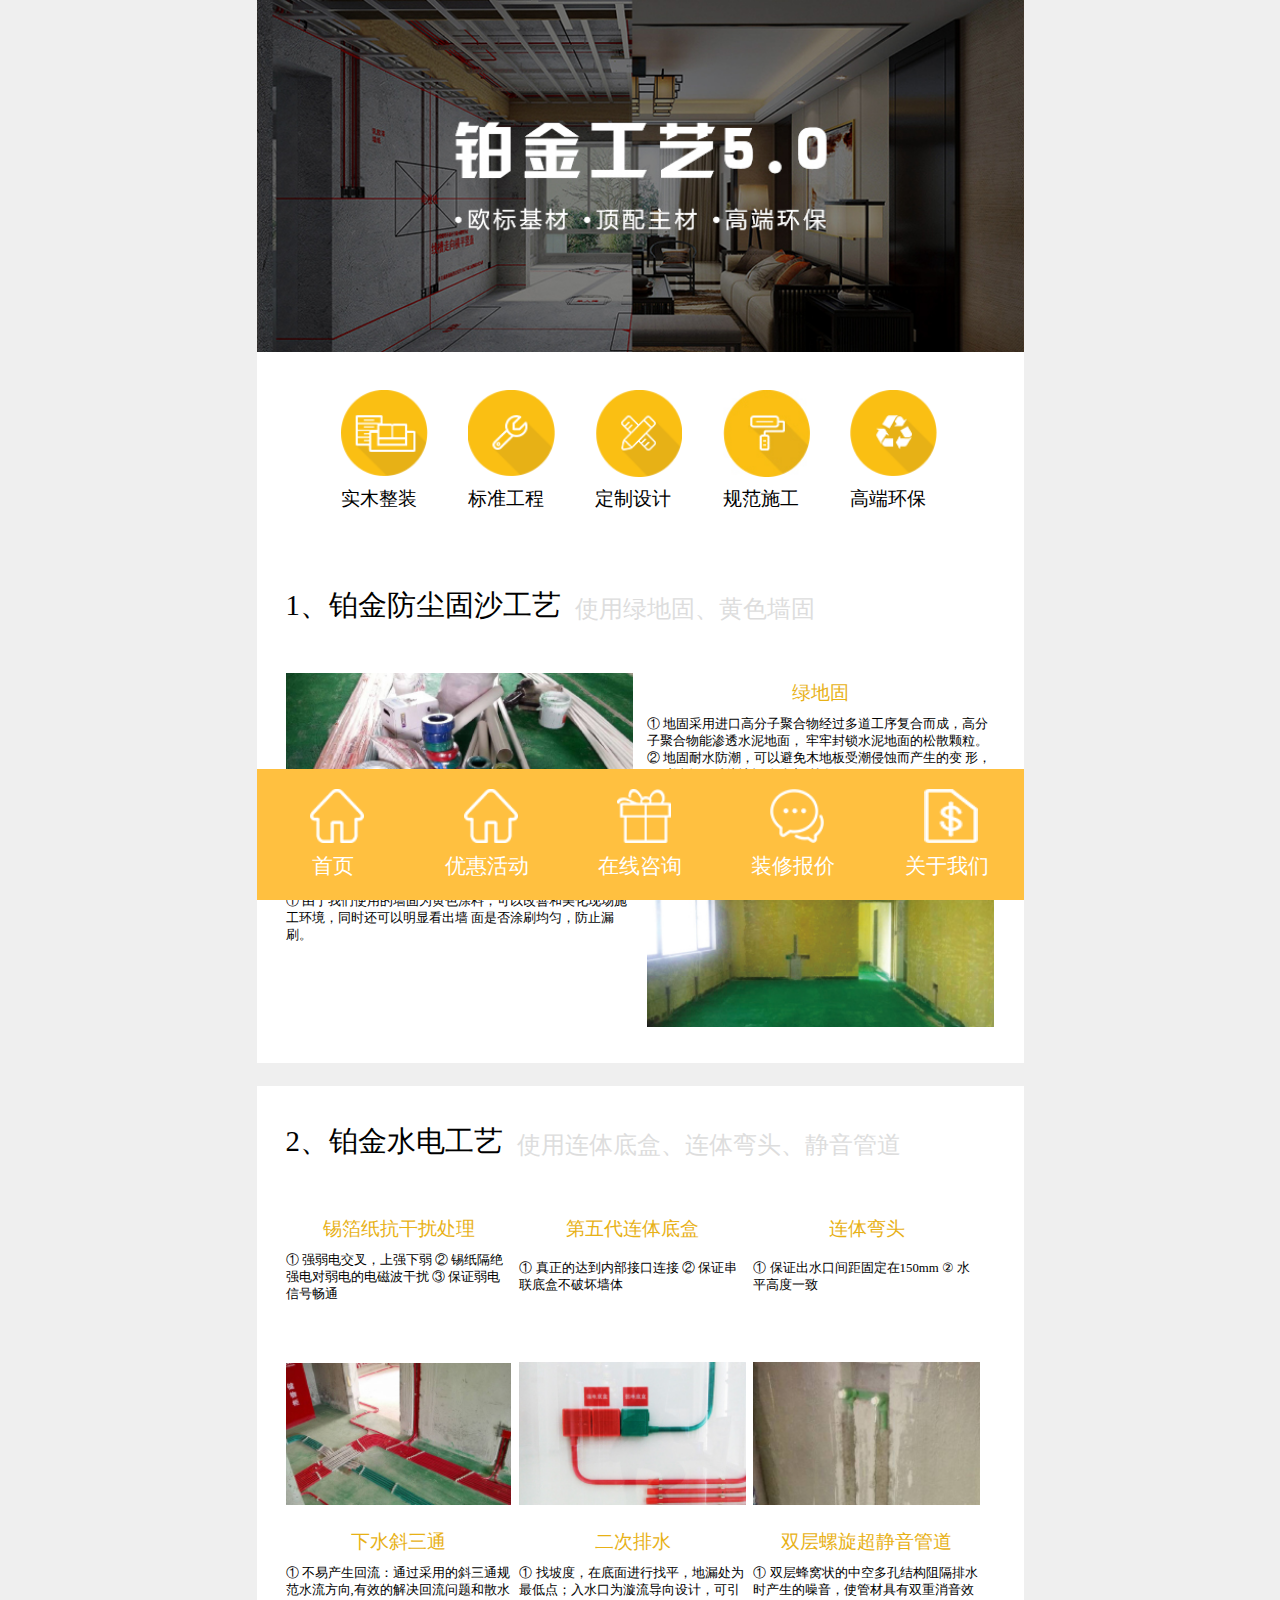
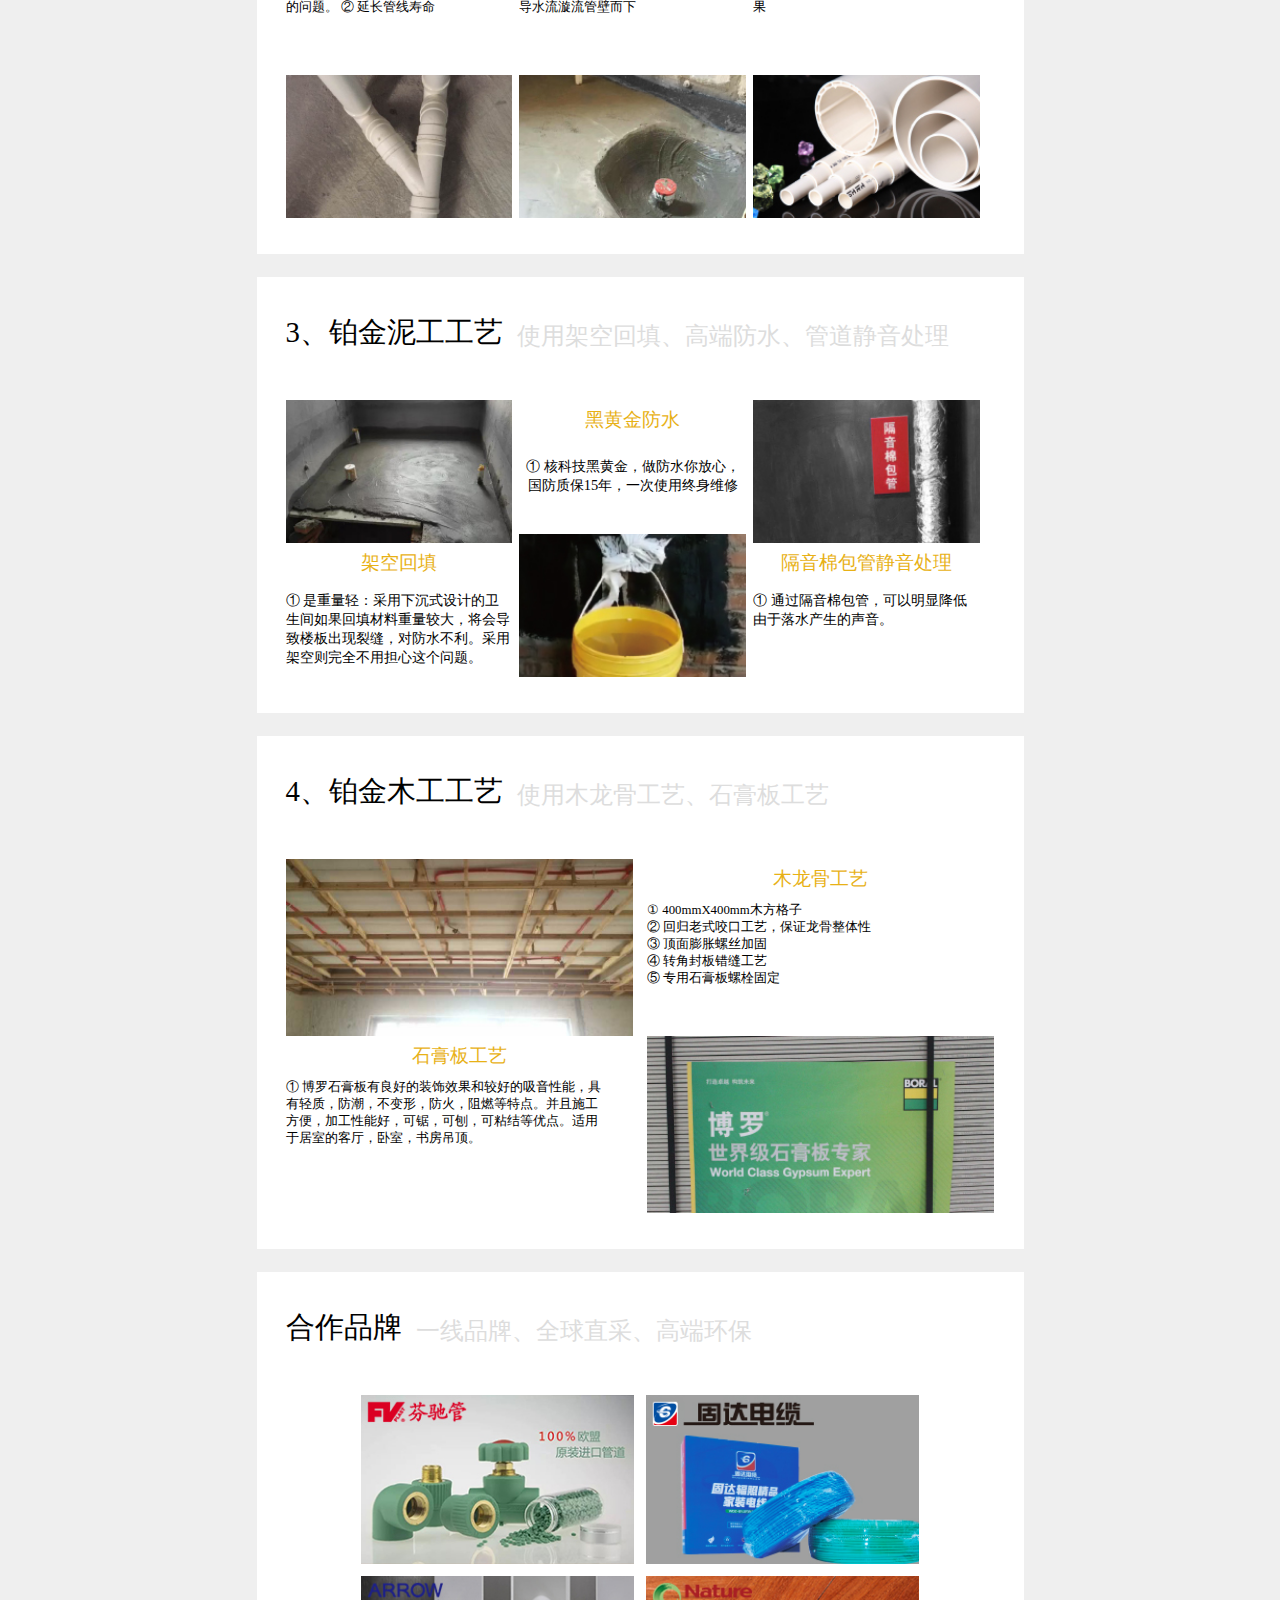
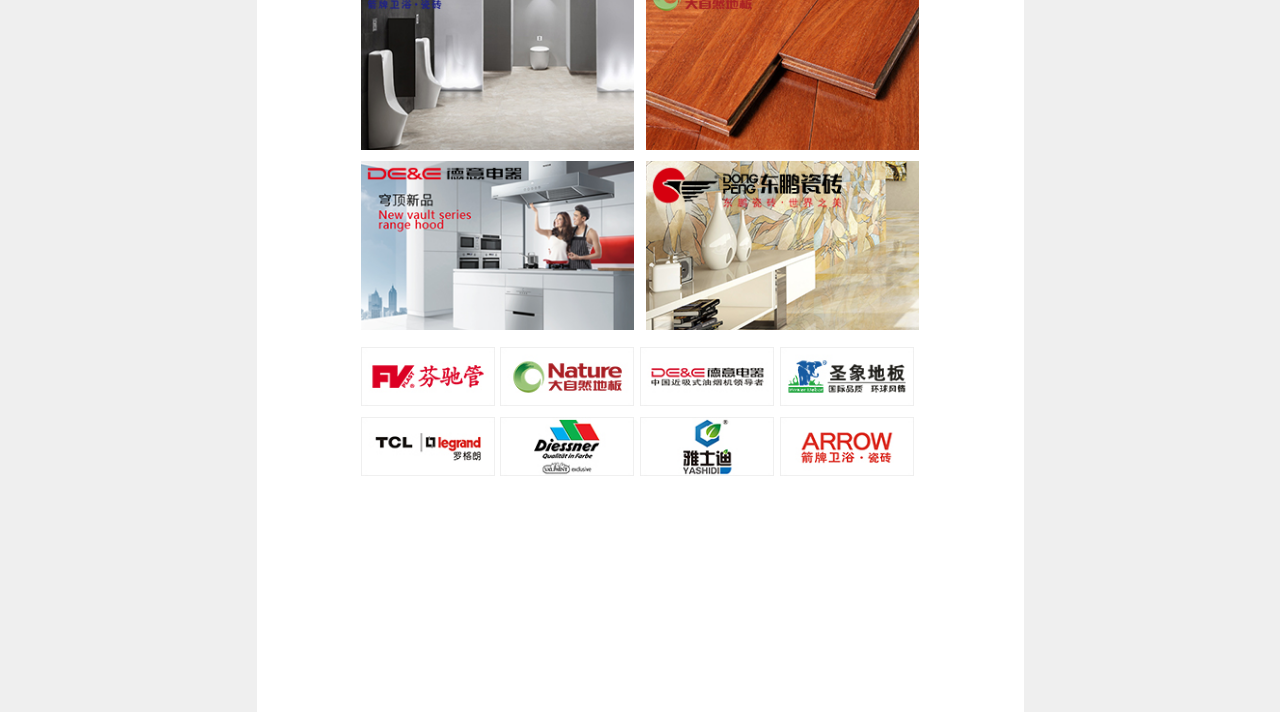
<file: html/gerindustry.html>
<!DOCTYPE html>
<html>
	<head>
		<meta charset="UTF-8">
		<title>德系工艺</title>
		<link rel="stylesheet" href="../css/gerindustry.css" />
	</head>
<body>
	<div class="container">
		<!--顶部图片-->
		<div class="top"><img src="../images/dexigongye_01.jpg"></div>
		<!--顶部图片jieshu-->
		<!--工艺开始-->
		<div class="gongyi">
			<!--标志-->
			<div class="biaozhi">
				<ul>
					<li>
						<img src="../images/smzz.png" />
						<p>实木整装</p>
					</li>
					<li>
						<img src="../images/bzgc.png" />
						<p>标准工程</p>
					</li>
					<li>
						<img src="../images/dzsj.png" />
						<p>定制设计</p>
					</li>
					<li>
						<img src="../images/gfsg.jpg" />
						<p>规范施工</p>
					</li>
					<li>
						<img src="../images/gdhb.png" />
						<p>高端环保</p>
					</li>
				</ul>
			</div>
			<!--标志结束-->
			<!--1、铂金防尘固沙工艺-->
			<div class="gusha">
				<!--文字-->
				<div class="contents">
					<p>1、铂金防尘固沙工艺</p>
					<p>使用绿地固、黄色墙固</p>
				</div>
				<!--文字结束-->
				<!--图片-->
				<div class="gs_photo">
					<ul>
						<li>
							<img src="../images/dexigongye_04.jpg" />
						</li>
						<li>
							<p>绿地固</p>
							<p>① 地固采用进口高分子聚合物经过多道工序复合而成，高分子聚合物能渗透水泥地面，
								牢牢封锁水泥地面的松散颗粒。 ② 地固耐水防潮，可以避免木地板受潮侵蚀而产生的变
								形，同时避免日后从地板缝隙中“扑灰”.<br>③ 地固不含甲醛等有害物质，是绿色环保产品，对人体无害。
							</p>
						</li>
						<li>
		                    <p>黄色墙固</p>
		                    <p>① 由于我们使用的墙固为黄色涂料，可以改善和美化现场施工环境，同时还可以明显看出墙
		                    	面是否涂刷均匀，防止漏刷。
		                    </p>
						</li>
						<li>
							<img src="../images/dexigongye_07.jpg" />
						</li>
					</ul>
				</div>
			</div>
			<!--1、铂金防尘固沙工艺jieshu-->
		</div>
		<!--1\工艺结束-->
		<!--2、铂金水电工艺-->
		<div class="shuidian">
			<!--文字-->
			<div class="contents">
				<p>2、铂金水电工艺</p>
				<p>使用连体底盒、连体弯头、静音管道</p>
			</div>
			<!--文字结束-->
			<!--图片-->
			<div class="sd_photo">
				<ul>
	                <li>
	                    <p>锡箔纸抗干扰处理</p>
	                    <p>① 强弱电交叉，上强下弱 ② 锡纸隔绝强电对弱电的电磁波干扰 ③ 保证弱电信号畅通</p>
	                    <img src="../images/dexigongye_10.jpg">
	                </li>
	                <li class="sd_juli">
	                    <p>第五代连体底盒</p>
	                    <p>① 真正的达到内部接口连接 ② 保证串联底盒不破坏墙体</p>
	                    <img src="../images/dexigongye_12.jpg">
	                </li>
	                <li class="sd_juli">
	                    <p>连体弯头</p>
	                    <p>① 保证出水口间距固定在150mm ② 水平高度一致</p>
	                    <img src="../images/dexigongye_14.jpg">
	                </li>
	                <li>
	                    <p>下水斜三通</p>
	                    <p>① 不易产生回流：通过采用的斜三通规范水流方向,有效的解决回流问题和散水的问题。 ② 延长管线寿命</p>
	                    <img src="../images/dexigongye_18.jpg">
	                </li>
	                <li class="sd_juli">
	                    <p>二次排水</p>
	                    <p>① 找坡度，在底面进行找平，地漏处为最低点；入水口为漩流导向设计，可引导水流漩流管壁而下</p>
	                    <img src="../images/dexigongye_20.jpg">
	                </li>
	                <li class="sd_juli">
	                    <p>双层螺旋超静音管道</p>
	                    <p>① 双层蜂窝状的中空多孔结构阻隔排水时产生的噪音，使管材具有双重消音效果</p>
	                    <img src="../images/dexigongye_21.jpg">
	                </li>
	            </ul>
			</div>
		</div>
		<!--2、铂金水电工艺结束-->
		<!--3、铂金泥工工艺-->
		<div class="shuidian">
			<!--文字-->
			<div class="contents">
	            <p>3、铂金泥工工艺</p>
	            <p>使用架空回填、高端防水、管道静音处理</p>
			</div>
			<!--文字结束-->
			<!--图片-->
			<div class="ng_photo">
				<ul>
	                <li>
	                    <img src="../images/dexigongye_25.jpg">
	                    <p>架空回填</p>
	                    <p>① 是重量轻：采用下沉式设计的卫生间如果回填材料重量较大，将会导致楼板出现裂缝，对防水不利。采用架空则完全不用担心这个问题。</p>
	                </li>
	                <li id="fangshui"> 
	                   <p>黑黄金防水</p>
	                    <p id="fangshui_con">① 核科技黑黄金，做防水你放心，国防质保15年，一次使用终身维修</p>
	                    <img src="../images/dexigongye_27.jpg">
					</li>
	                <li>
	                    <img src="../images/dexigongye_26.jpg">
	                    <p>隔音棉包管静音处理</p>
	                    <p>① 通过隔音棉包管，可以明显降低由于落水产生的声音。</p>
	                </li>
	            </ul>
			</div>
		</div>
		<!--3、铂金泥工工艺结束-->
		<!--4、铂金木工工艺-->
			<div class="jinmu">
				<!--文字-->
				<div class="contents">
		            <p>4、铂金木工工艺</p>
		            <p>使用木龙骨工艺、石膏板工艺</p>
				</div>
				<!--文字结束-->
				<!--图片-->
				<div class="gs_photo">
					<ul>
						<li>
							<img src="../images/dexigongye_31.jpg" />
						</li>
						<li>
							<p>木龙骨工艺</p>
							<p>① 400mmX400mm木方格子<br>② 回归老式咬口工艺，保证龙骨整体性<br>③ 顶面膨胀螺丝加固<br>④ 转角封板错缝工艺<br>
							⑤ 专用石膏板螺栓固定</p>
						</li>
						<li>
		                    <p>石膏板工艺</p>
		                    <p>① 博罗石膏板有良好的装饰效果和较好的吸音性能，具<br>有轻质，防潮，不变形，防火，阻燃等特点。并且施工<br>
		                    	方便，加工性能好，可锯，可刨，可粘结等优点。适用<br>于居室的客厅，卧室，书房吊顶。
		                    </p>
						</li>
						<li>
							<img src="../images/dexigongye_34.jpg" />
						</li>
					</ul>
				</div>
			</div>
			<!--4、铂金木工工艺jieshu-->
			<!--合作品牌-->
			<div class="jinmu">
				<!--文字-->
				<div class="contents">
		            <p>合作品牌</p>
		            <p>一线品牌、全球直采、高端环保</p>
				</div>
				<!--文字结束-->
				<!--图片-->
				<div class="pp_photo">
					<ul>
						<li>
							<img src="../images/dexigongye_47.jpg" />
						</li>
						<li>
							<img src="../images/dexigongye_49.jpg" />
						</li>
						<li>
							<img src="../images/dexigongye_53.jpg" />
						</li>
						<li>
							<img src="../images/dexigongye_54.jpg" />
						</li>
						<li>
							<img src="../images/dexigongye_57.png" />
						</li>
						<li>
							<img src="../images/dexigongye_58.png" />
						</li>
					</ul>
				</div>
				<div class="shangbiao">
					<ul>
						<li><img src="../images/herf_07.jpg"></li>
						<li><img src="../images/herf_09.jpg"></li>
						<li><img src="../images/herf_11.jpg"></li>
						<li><img src="../images/herf_13.jpg"></li>
						<li><img src="../images/herf_19.jpg"></li>
						<li><img src="../images/herf_20.jpg"></li>
						<li><img src="../images/herf_21.jpg"></li>
						<li><img src="../images/herf_22.jpg"></li>
					</ul>
				</div>
			</div>
			<!--合作品牌jieshu-->
			<!--尾部固定定位-->
			<div class="guding">
		    	<ul>
		    		<li>
		    			<img src="../images/footer_03.png" />
		    			<p>首页</p>
		    		</li>
		    		<li>
		    			<img src="../images/footer_03.png" />
		    			<p>优惠活动</p>
		    		</li>
		    		<li>
		    			<img src="../images/footer_05.png" />
		    			<p>在线咨询</p>
		    		</li>
		    		<li>
		    			<img src="../images/footer_07.png" />
		    			<p>装修报价</p>
		    		</li>
		    		<li>
		    			<img src="../images/footer_09.png" />
		    			<p>关于我们</p>
		    		</li>
		    	</ul>
	    	</div>
		</div>
		<!--工艺结束-->
	</div>
</body>
</html>
</file>
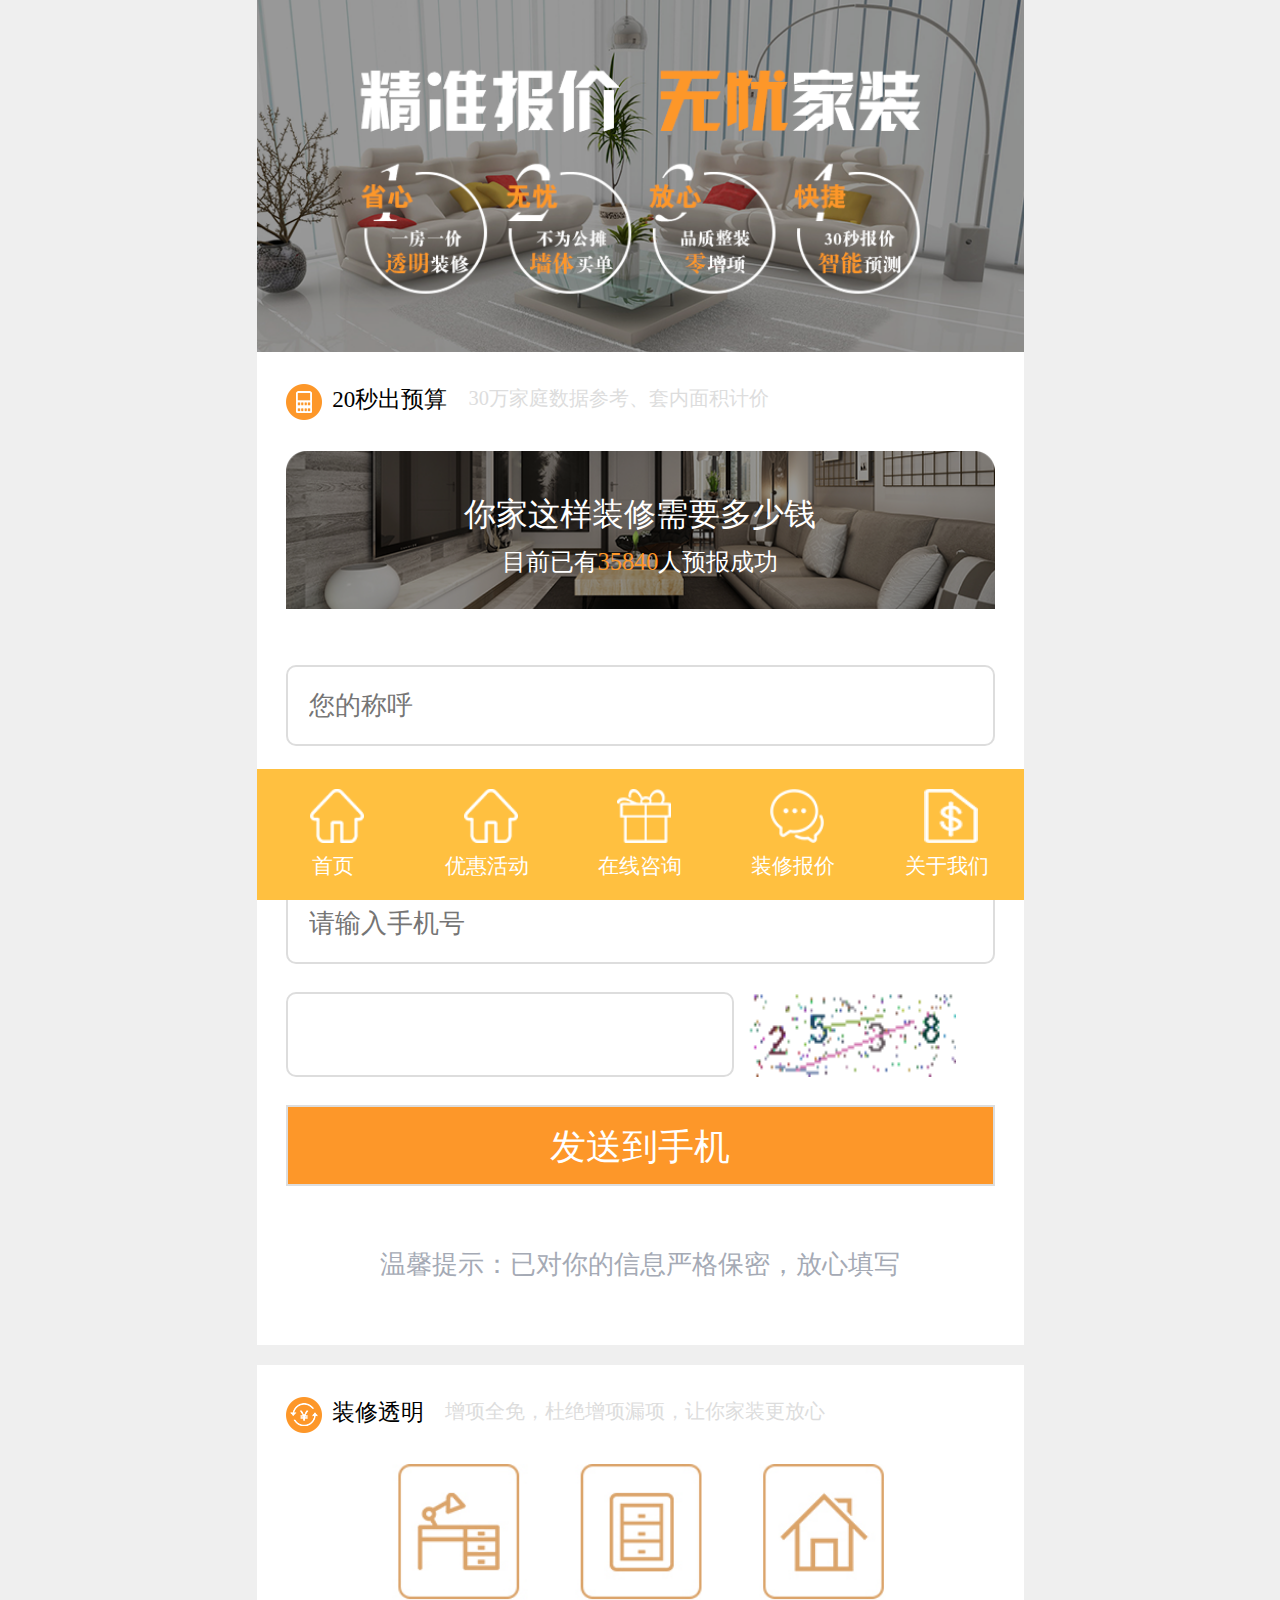
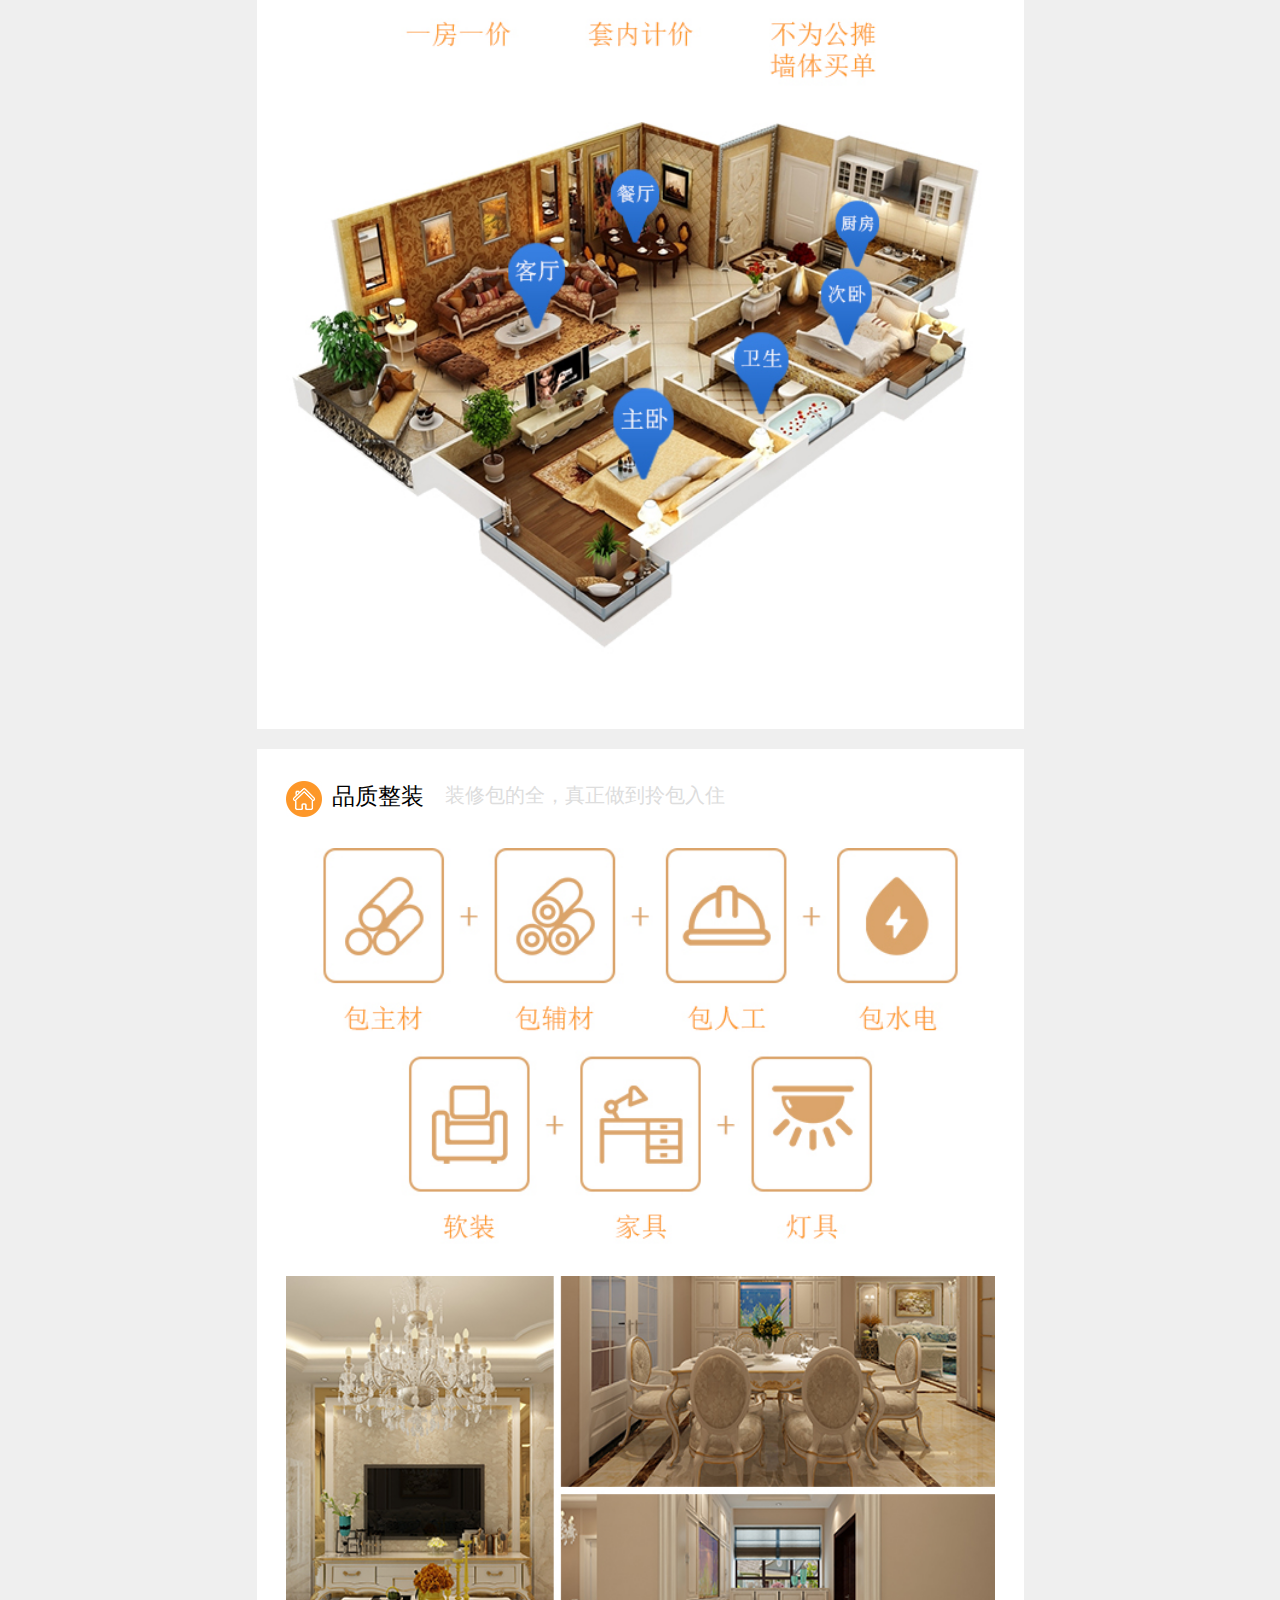
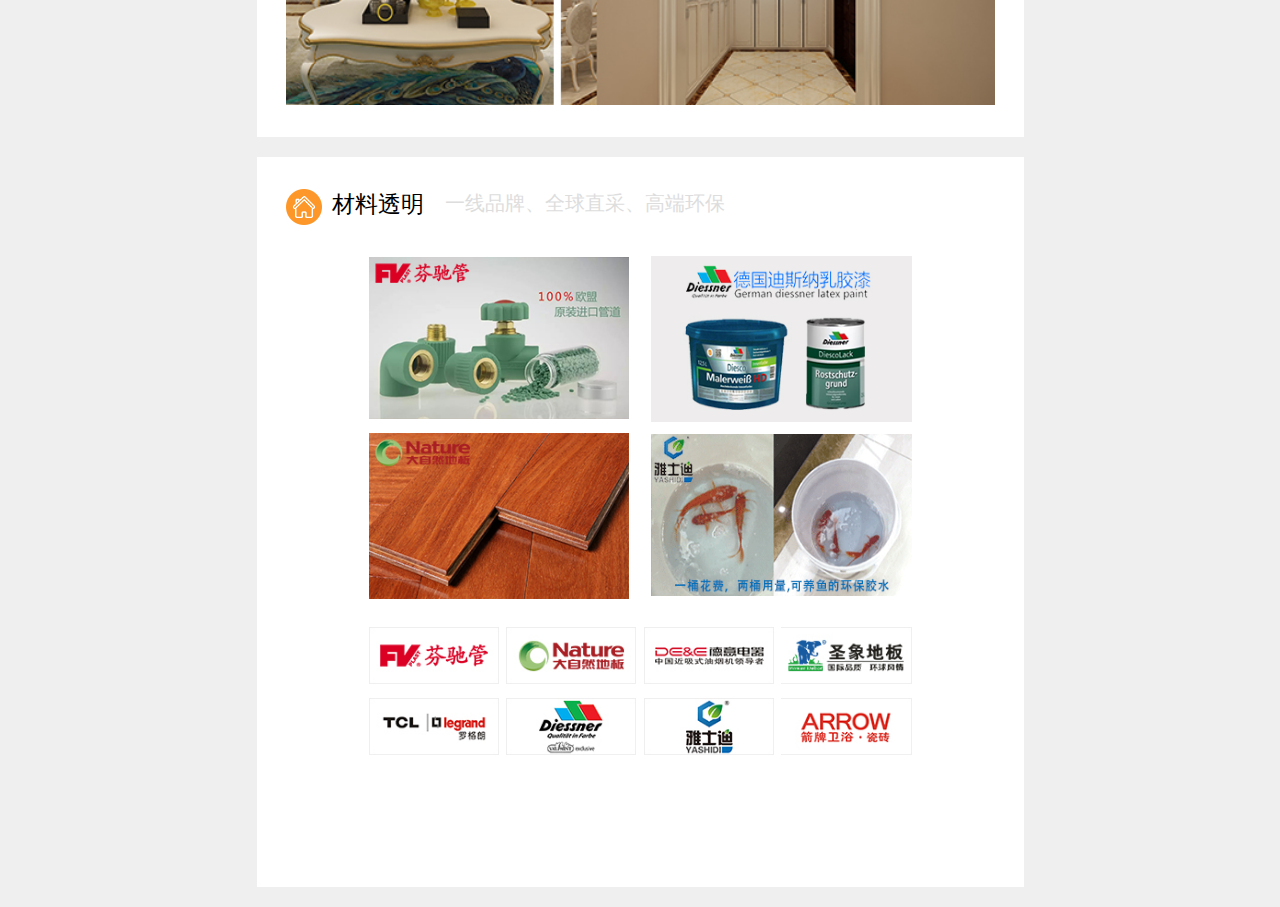
<file: html/homeBudget.html>
<!DOCTYPE html>
<html>
	<head>
		<meta charset="UTF-8">
		<title>homeBudget</title>
		<link rel="stylesheet" href="../css/homeBudget.css" />
	</head>
	<body>
	<div class="container">
		<!--顶部图片-->
		<div class="top">
			<img src="../images/cases_01.png">
		</div>
		<!--顶部图片jieshu-->
		<!--20秒出预算开始-->
		<div class="new">
			<!--顶部文字-->
			<div class="new_con">
				<ul>	
	               <li><img src="../images/discounts/qd.png"></li>
	               <li>20秒出预算</li>
	               <li>30万家庭数据参考、套内面积计价</li>
				 </ul>
			</div>
			<!--顶部文字结束-->
			<!--底部图片-->
			<div class="yusuan">
				<div class="yusuan_top">
					<p>你家这样装修需要多少钱</p>
					<p>目前已有<span>35840</span>人预报成功</p>
				</div>
				<div class="shurukuang">
					<input type="text" placeholder="您的称呼" />
					<input type="text" placeholder="请输入面积" />
					<input type="text" placeholder="请输入手机号" />
					<div class="yanzhengma">
						<p></p>
						<img src="../images/discounts/code.png" />
					</div>
				</div>
				<div class="send">发送到手机</div>
			</div>
			<div class="tishi">温馨提示：已对你的信息严格保密，放心填写</div>
		</div>
		<!--20秒出预算结束-->
		<!--装修透明-->
		<div class="new">
			<!--顶部文字-->
			<div class="new_con">
				<ul>
                    <li><img src="../images/name_04.png"></li>
                    <li>装修透明</li>
                    <li>增项全免，杜绝增项漏项，让你家装更放心</li>
                </ul>
			</div>
			<!--顶部文字结束-->
			<!--底部图-->
			<div class="touming">
				<img src="../images/cases_04.jpg" />
				<img src="../images/cases_06.jpg" />
			</div>
		</div>
		<!--装修透明结束-->
		<!--品质整装-->
		<div class="new">
			<!--顶部文字-->
			<div class="new_con">
				<ul>
                    <li><img src="../images/name_12.jpg"></li>
                    <li>品质整装</li>
                    <li>装修包的全，真正做到拎包入住</li>
                </ul>
			</div>
			<!--顶部文字结束-->
			<!--底部图-->
			<div class="touming">
				<img src="../images/cases_08.jpg" />
				<img src="../images/cases_10.jpg" />
			</div>
		</div>
		<!--品质整装结束-->
		<!--材料透明-->
		<div class="new">
			<!--顶部文字-->
			<div class="new_con">
				<ul>
                    <li><img src="../images/name_12.jpg"></li>
                    <li>材料透明</li>
                    <li>一线品牌、全球直采、高端环保</li>
                </ul>
			</div>
			<!--顶部文字结束-->
			<!--底部图-->
			<div class="cailiao">
				<ul>
					<li><img src="../images/cases_12.jpg"></li>
					<li><img src="../images/cases_16.jpg"></li>
					<li><img src="../images/cases_17.jpg"></li>
					<li><img src="../images/1_14.png"></li>
				</ul>
			</div>
			<!--芬驰管-->
			<div class="fenchiguan">
				<ul>
					<li><img src="../images/cases_20.jpg"></li>
					<li><img src="../images/cases_22.jpg"></li>
					<li><img src="../images/cases_24.jpg"></li>
					<li><img src="../images/cases_26.jpg"></li>
				</ul>
			</div>
			<!--TCL-->
			<div class="tcl">
				<ul>
					<li><img src="../images/cases_31.jpg"></li>
					<li><img src="../images/cases_32.jpg"></li>
					<li><img src="../images/cases_33.jpg"></li>
					<li><img src="../images/cases_34.jpg"></li>
				</ul>
			</div>
		</div>
		<!--材料透明结束-->
		<!--尾部固定定位-->
		<div class="guding">
	    	<ul>
	    		<li>
	    			<img src="../images/footer_03.png" />
	    			<p>首页</p>
	    		</li>
	    		<li>
	    			<img src="../images/footer_03.png" />
	    			<p>优惠活动</p>
	    		</li>
	    		<li>
	    			<img src="../images/footer_05.png" />
	    			<p>在线咨询</p>
	    		</li>
	    		<li>
	    			<img src="../images/footer_07.png" />
	    			<p>装修报价</p>
	    		</li>
	    		<li>
	    			<img src="../images/footer_09.png" />
	    			<p>关于我们</p>
	    		</li>
	    	</ul>
    	</div>
	</div>
	</body>
</html>
</file>
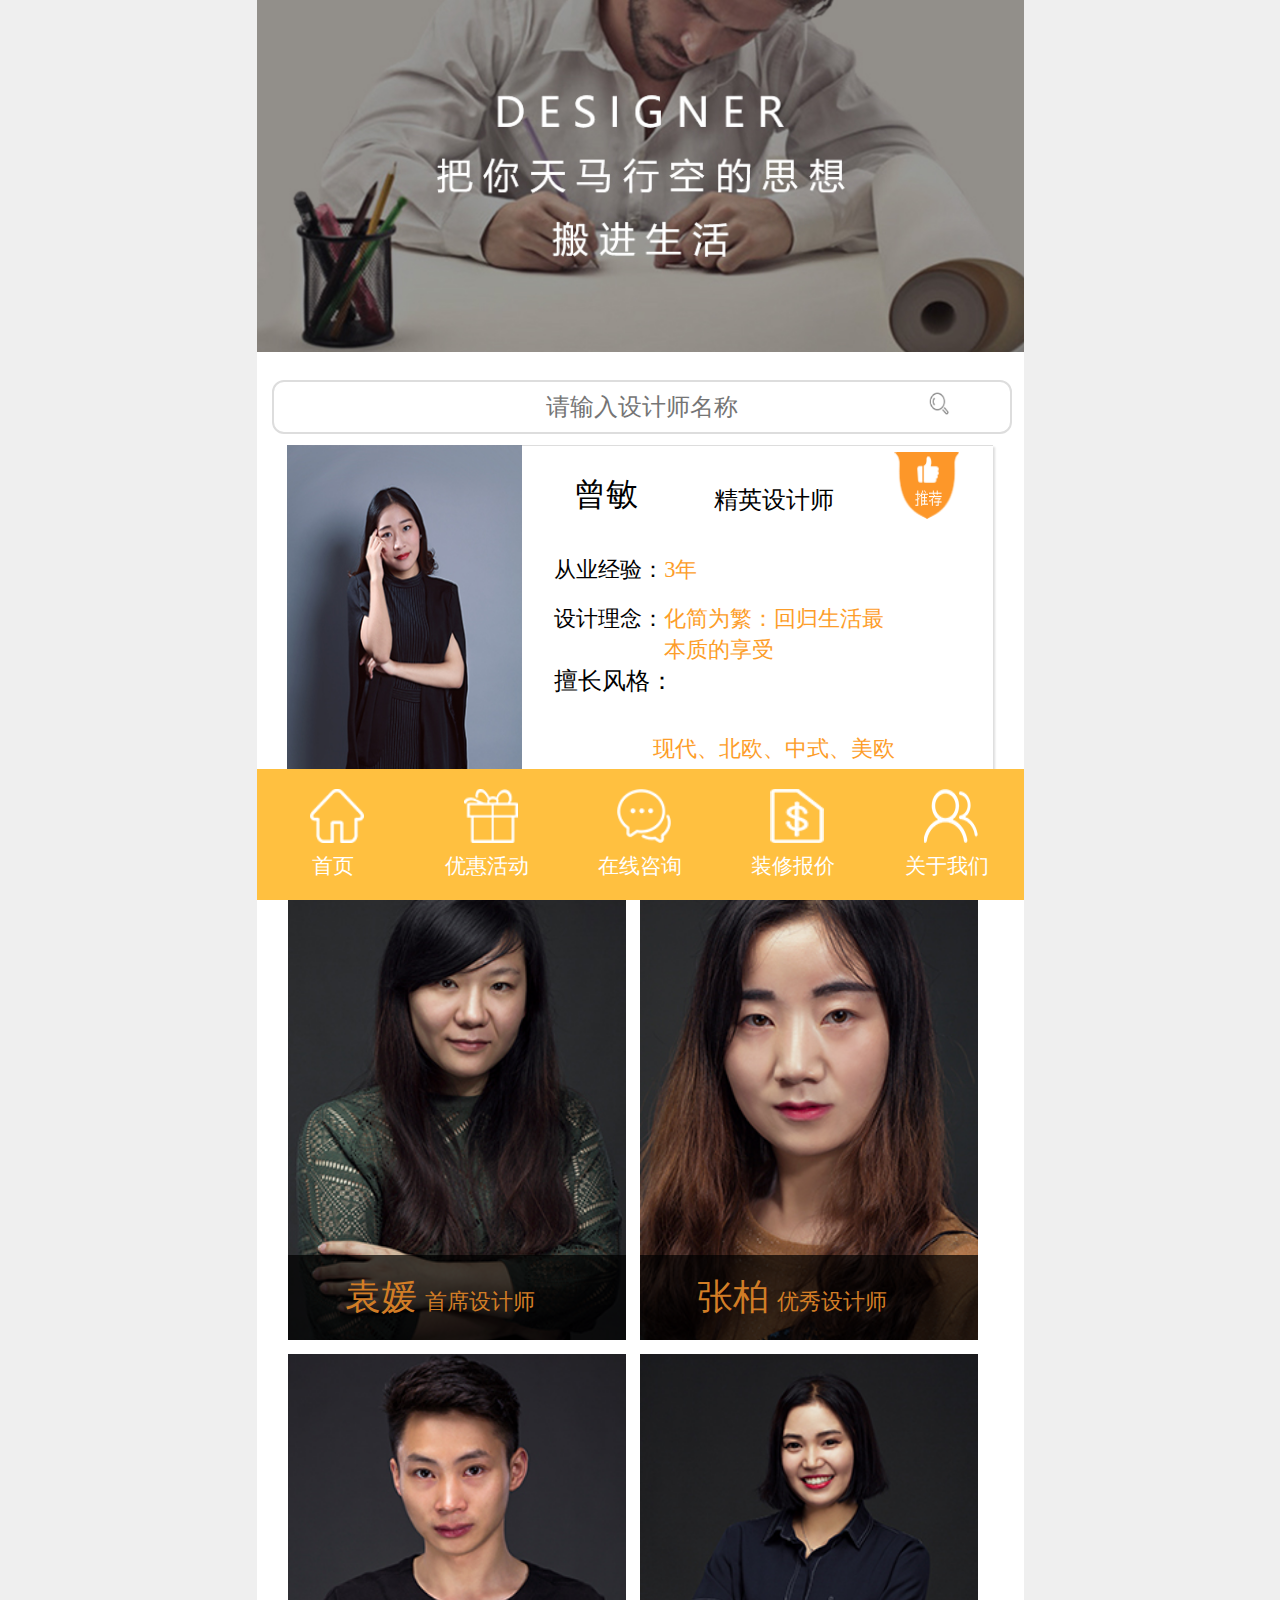
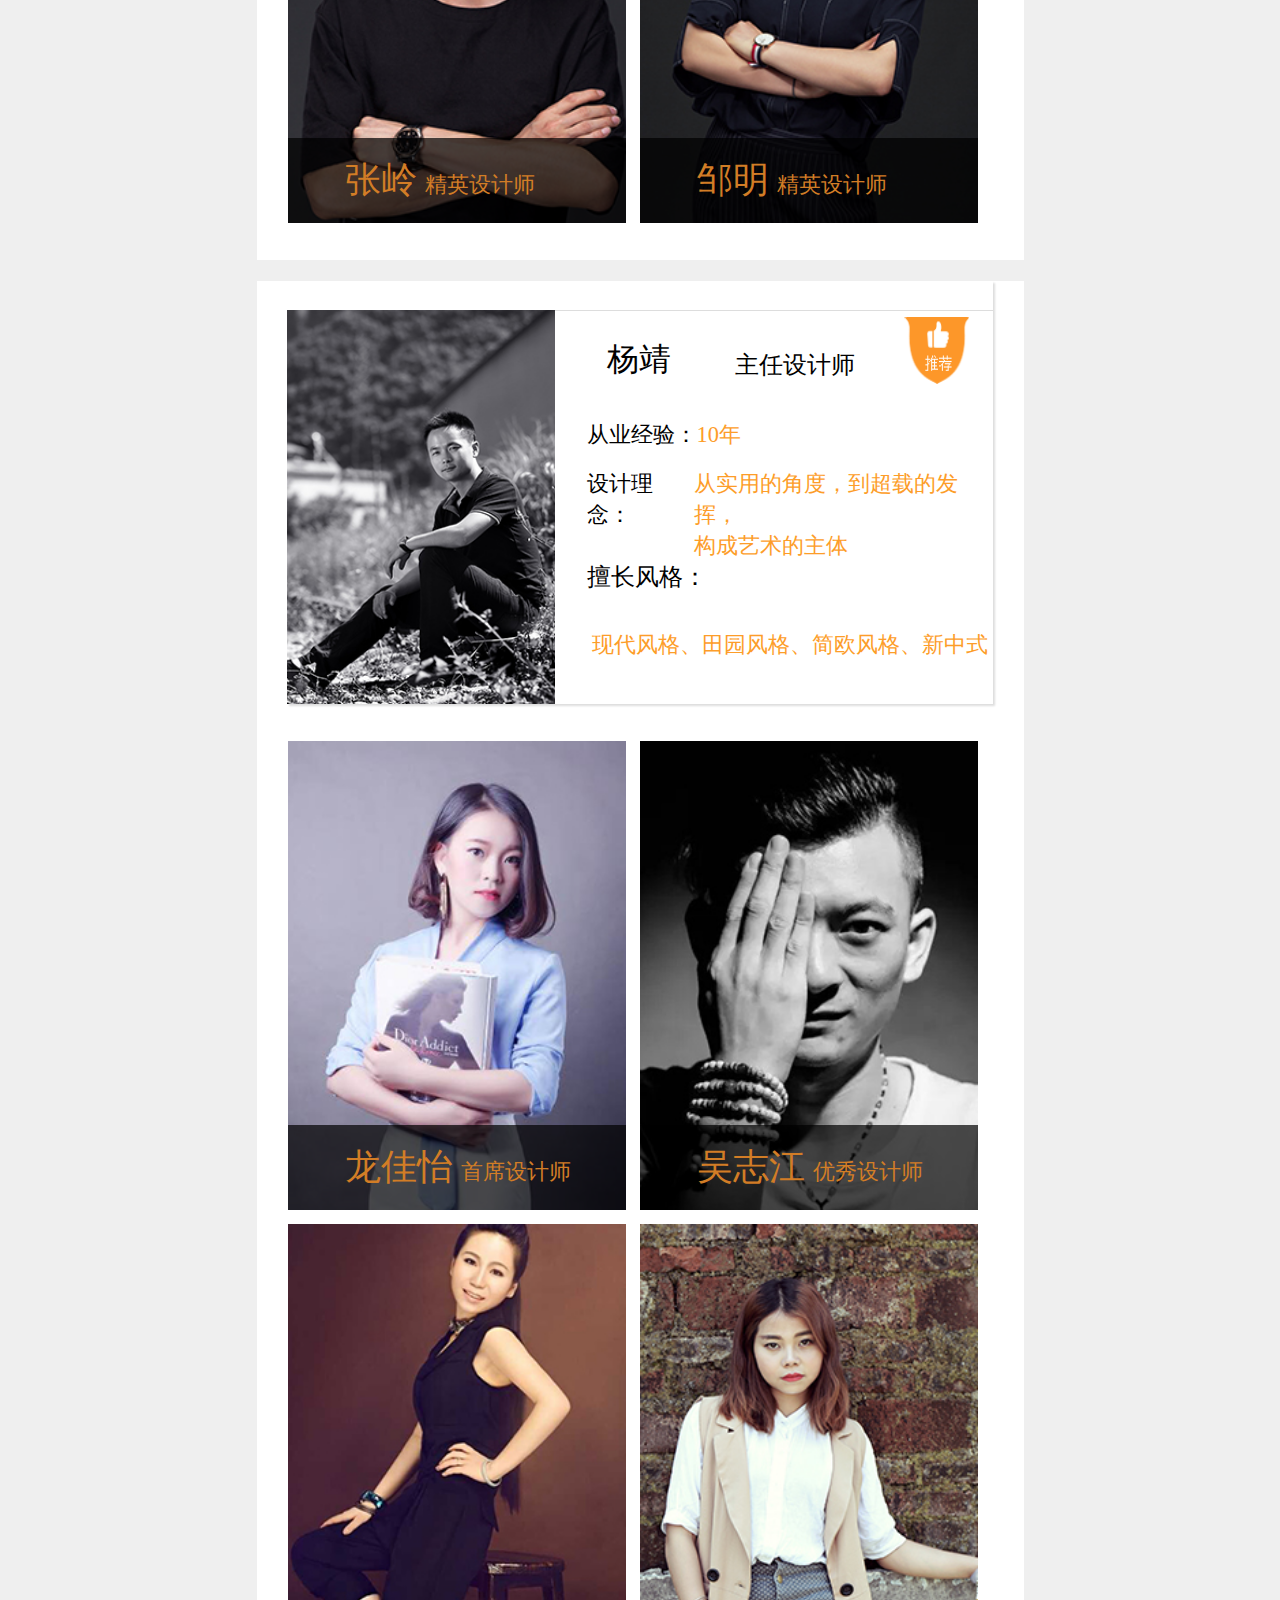
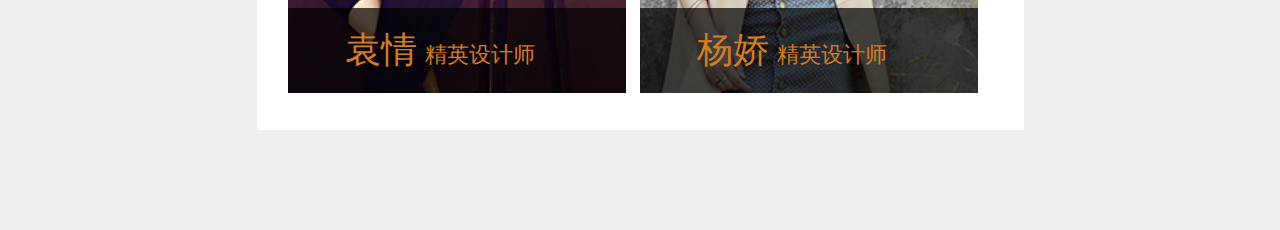
<file: html/stylist.html>
<!DOCTYPE html>
<html>
<head>
	<meta charset="UTF-8">
	<title>选设计师</title>
	<link rel="stylesheet" href="../css/stylist.css" />
</head>
<body>
<!--大容器-->
<div class="container">
	<!--顶部图片-->
	<div class="top"><img src="../images/selStylist_01.jpg"></div>
	<!--顶部图片jieshu--> 
	<!--请输入设计师名称-->
	<div class="shejishi">
		<div class="shuru">
			<input type="text" placeholder="请输入设计师名称" />
			<img src="../images/fdj.png" />
		</div>
		<!--请输入设计师名称jieshu-->
		<!--曾敏设计师-->
		<div class="intro">
			<div class="intro_left">
				<img src="../images/LF1.jpg" />
			</div>
			<div class="intro_right">
				<ul>
					<li>
						<ul class="zengmin">
							<li>曾敏</li>
							<li>精英设计师</li>
							<li><img src="../images/111.png"></li>
						</ul>
					</li>
					<li class="jingyan">
						<p>从业经验：</p>
						<p>3年</p>
					</li>
					<li class="jingyan">
						<p>设计理念：</p>
						<p>化简为繁：回归生活最<br />本质的享受</p>
					</li>
					<li class="style">
						<p>擅长风格：</p>
						<p>现代、北欧、中式、美欧</p>
					</li>
				</ul>
			</div>
		</div>
		<!--曾敏设计师jiesu-->
		<!--各个设计师-->
		<div class="every_stylist">
			<ul>
				<li><div class="yuanyuan"><span>袁媛</span>首席设计师</div></li>
				<li><div class="yuanyuan"><span>张柏</span>优秀设计师</div></li>
				<li><div class="yuanyuan"><span>张岭</span>精英设计师</div></li>
				<li><div class="yuanyuan"><span>邹明</span>精英设计师</div></li>
			</ul>
		</div>
		<!--各个设计师结束-->
	</div>
	<!--杨靖设计师-->
	<div class="yangjing">
		<!--杨靖设计师-->
		<div class="yj_intro">
			<div class="yj_photo">
				<img src="../images/yj1.jpg" />
			</div>
			<div class="intro_right">
				<ul>
					<li>
						<ul class="zengmin">
							<li>杨靖</li>
							<li>主任设计师</li>
							<li><img src="../images/111.png"></li>
						</ul>
					</li>
					<li class="jingyan">
						<p>从业经验：</p>
						<p>10年</p>
					</li>
					<li class="jingyan">
						<p>设计理念：</p>
						<p>从实用的角度，到超载的发挥，<br />构成艺术的主体</p>
					</li>
					<li class="style">
						<p>擅长风格：</p>
						<p>现代风格、田园风格、简欧风格、新中式</p>
					</li>
				</ul>
			</div>
		</div>
		<!--曾敏设计师jiesu-->
		<!--各个设计师-->
		<div class="every_stylist">
			<ul>
				<li id="longjiayi"><div class="yuanyuan"><span>龙佳怡</span>首席设计师</div></li>
				<li id="wuzhijiang"><div class="yuanyuan"><span>吴志江</span>优秀设计师</div></li>
				<li id="yuanqing"><div class="yuanyuan"><span>袁情</span>精英设计师</div></li>
				<li id="yangjiao"><div class="yuanyuan"><span>杨娇</span>精英设计师</div></li>
			</ul>
		</div>
		<!--各个设计师结束-->
	</div>
	<!--杨靖设计师结束-->
	<!--尾部固定定位-->
	<div class="guding">
    	<ul>
    		<li>
    			<img src="../images/footer_03.png" />
    			<p>首页</p>
    		</li>
    		<li>
    			<img src="../images/footer_05.png" />
    			<p>优惠活动</p>
    		</li>
    		<li>
    			<img src="../images/footer_07.png" />
    			<p>在线咨询</p>
    		</li>
    		<li>
    			<img src="../images/footer_09.png" />
    			<p>装修报价</p>
    		</li>
    		<li>
    			<img src="../images/footer_11.png" />
    			<p>关于我们</p>
    		</li>
    	</ul>
   </div>	
</div>
</body>
</html>
</file>
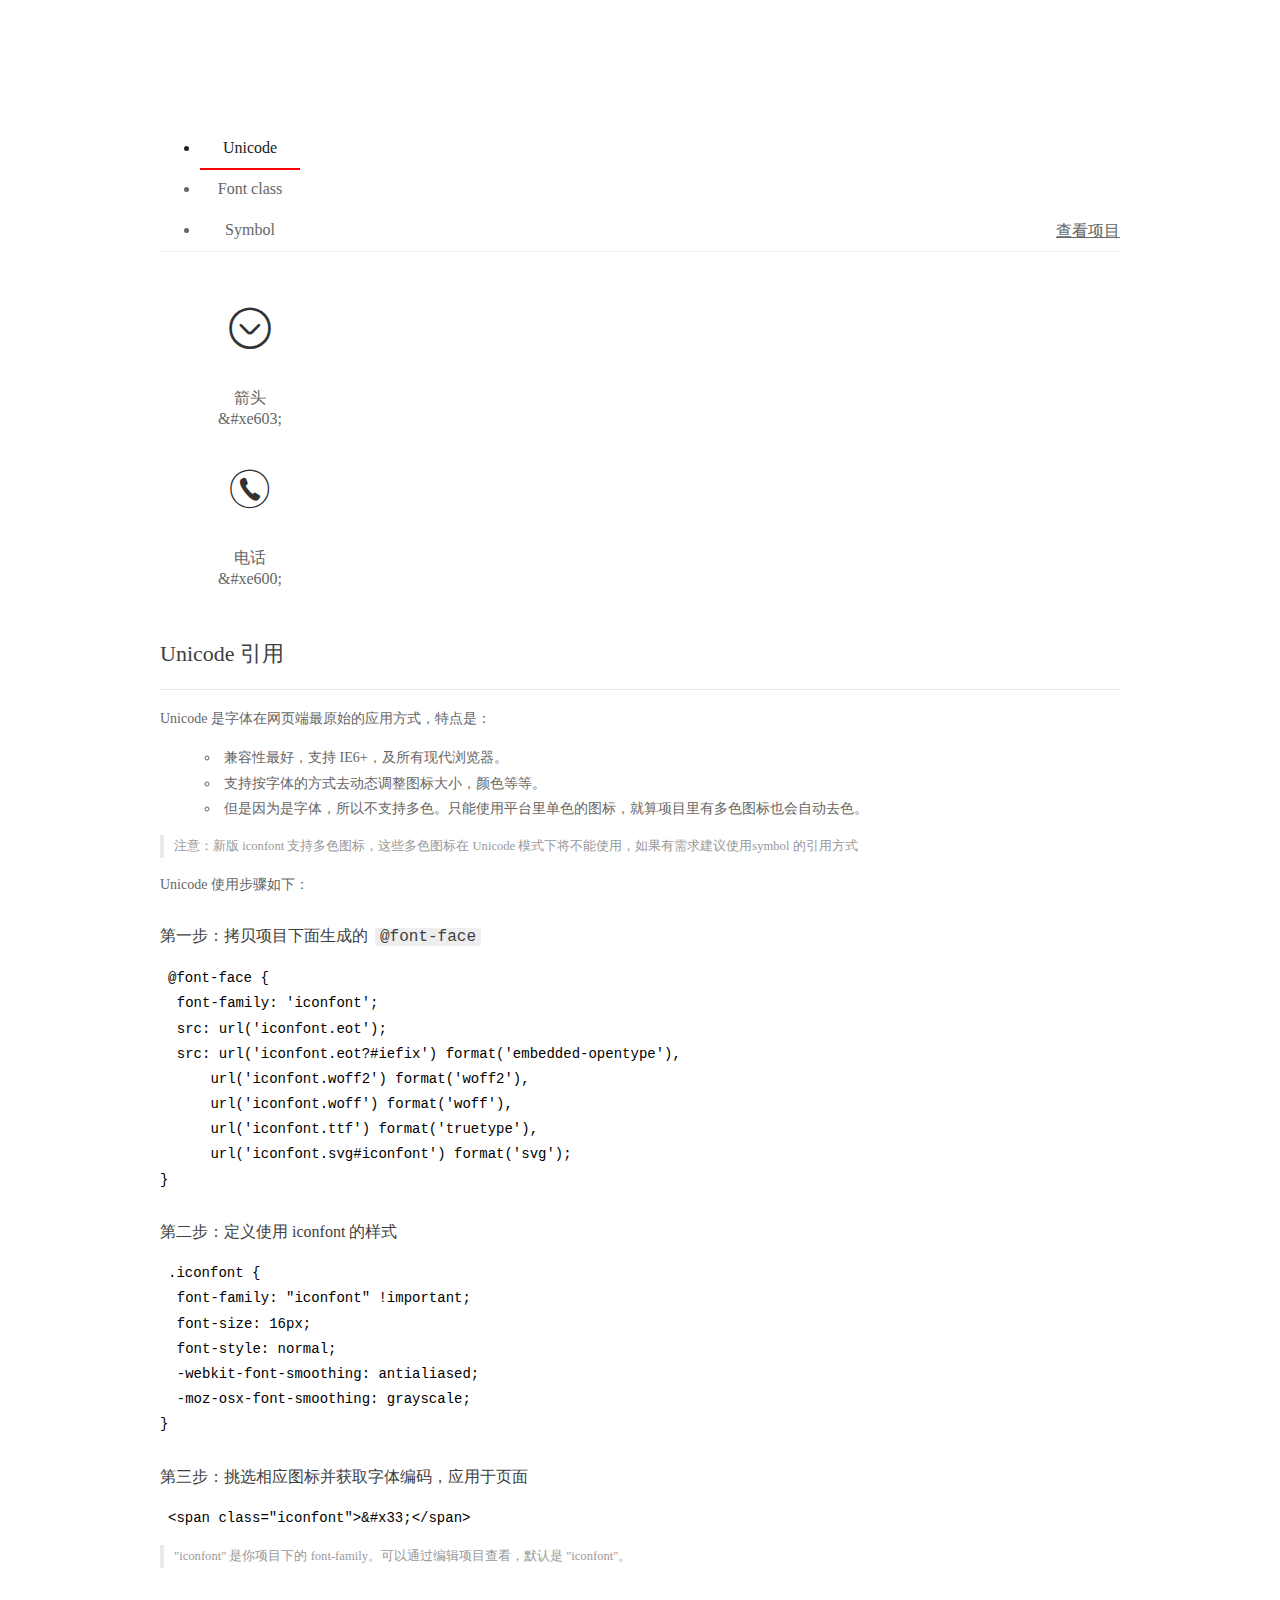
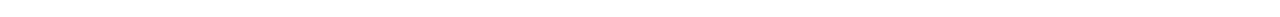
<file: images/chuangyi/font_1127909_mtlktgh2csk/demo_index.html>
<!DOCTYPE html>
<html>
<head>
  <meta charset="utf-8"/>
  <title>IconFont Demo</title>
  <link rel="shortcut icon" href="https://gtms04.alicdn.com/tps/i4/TB1_oz6GVXXXXaFXpXXJDFnIXXX-64-64.ico" type="image/x-icon"/>
  <link rel="stylesheet" href="https://g.alicdn.com/thx/cube/1.3.2/cube.min.css">
  <link rel="stylesheet" href="demo.css">
  <link rel="stylesheet" href="iconfont.css">
  <script src="iconfont.js"></script>
  <!-- jQuery -->
  <script src="https://a1.alicdn.com/oss/uploads/2018/12/26/7bfddb60-08e8-11e9-9b04-53e73bb6408b.js"></script>
  <!-- 代码高亮 -->
  <script src="https://a1.alicdn.com/oss/uploads/2018/12/26/a3f714d0-08e6-11e9-8a15-ebf944d7534c.js"></script>
</head>
<body>
  <div class="main">
    <h1 class="logo"><a href="https://www.iconfont.cn/" title="iconfont 首页" target="_blank">&#xe86b;</a></h1>
    <div class="nav-tabs">
      <ul id="tabs" class="dib-box">
        <li class="dib active"><span>Unicode</span></li>
        <li class="dib"><span>Font class</span></li>
        <li class="dib"><span>Symbol</span></li>
      </ul>
      
      <a href="https://www.iconfont.cn/manage/index?manage_type=myprojects&projectId=1127909" target="_blank" class="nav-more">查看项目</a>
      
    </div>
    <div class="tab-container">
      <div class="content unicode" style="display: block;">
          <ul class="icon_lists dib-box">
          
            <li class="dib">
              <span class="icon iconfont">&#xe603;</span>
                <div class="name">箭头</div>
                <div class="code-name">&amp;#xe603;</div>
              </li>
          
            <li class="dib">
              <span class="icon iconfont">&#xe600;</span>
                <div class="name">电话</div>
                <div class="code-name">&amp;#xe600;</div>
              </li>
          
          </ul>
          <div class="article markdown">
          <h2 id="unicode-">Unicode 引用</h2>
          <hr>

          <p>Unicode 是字体在网页端最原始的应用方式，特点是：</p>
          <ul>
            <li>兼容性最好，支持 IE6+，及所有现代浏览器。</li>
            <li>支持按字体的方式去动态调整图标大小，颜色等等。</li>
            <li>但是因为是字体，所以不支持多色。只能使用平台里单色的图标，就算项目里有多色图标也会自动去色。</li>
          </ul>
          <blockquote>
            <p>注意：新版 iconfont 支持多色图标，这些多色图标在 Unicode 模式下将不能使用，如果有需求建议使用symbol 的引用方式</p>
          </blockquote>
          <p>Unicode 使用步骤如下：</p>
          <h3 id="-font-face">第一步：拷贝项目下面生成的 <code>@font-face</code></h3>
<pre><code class="language-css"
>@font-face {
  font-family: 'iconfont';
  src: url('iconfont.eot');
  src: url('iconfont.eot?#iefix') format('embedded-opentype'),
      url('iconfont.woff2') format('woff2'),
      url('iconfont.woff') format('woff'),
      url('iconfont.ttf') format('truetype'),
      url('iconfont.svg#iconfont') format('svg');
}
</code></pre>
          <h3 id="-iconfont-">第二步：定义使用 iconfont 的样式</h3>
<pre><code class="language-css"
>.iconfont {
  font-family: "iconfont" !important;
  font-size: 16px;
  font-style: normal;
  -webkit-font-smoothing: antialiased;
  -moz-osx-font-smoothing: grayscale;
}
</code></pre>
          <h3 id="-">第三步：挑选相应图标并获取字体编码，应用于页面</h3>
<pre>
<code class="language-html"
>&lt;span class="iconfont"&gt;&amp;#x33;&lt;/span&gt;
</code></pre>
          <blockquote>
            <p>"iconfont" 是你项目下的 font-family。可以通过编辑项目查看，默认是 "iconfont"。</p>
          </blockquote>
          </div>
      </div>
      <div class="content font-class">
        <ul class="icon_lists dib-box">
          
          <li class="dib">
            <span class="icon iconfont icon-next-copy"></span>
            <div class="name">
              箭头
            </div>
            <div class="code-name">.icon-next-copy
            </div>
          </li>
          
          <li class="dib">
            <span class="icon iconfont icon-dianhua"></span>
            <div class="name">
              电话
            </div>
            <div class="code-name">.icon-dianhua
            </div>
          </li>
          
        </ul>
        <div class="article markdown">
        <h2 id="font-class-">font-class 引用</h2>
        <hr>

        <p>font-class 是 Unicode 使用方式的一种变种，主要是解决 Unicode 书写不直观，语意不明确的问题。</p>
        <p>与 Unicode 使用方式相比，具有如下特点：</p>
        <ul>
          <li>兼容性良好，支持 IE8+，及所有现代浏览器。</li>
          <li>相比于 Unicode 语意明确，书写更直观。可以很容易分辨这个 icon 是什么。</li>
          <li>因为使用 class 来定义图标，所以当要替换图标时，只需要修改 class 里面的 Unicode 引用。</li>
          <li>不过因为本质上还是使用的字体，所以多色图标还是不支持的。</li>
        </ul>
        <p>使用步骤如下：</p>
        <h3 id="-fontclass-">第一步：引入项目下面生成的 fontclass 代码：</h3>
<pre><code class="language-html">&lt;link rel="stylesheet" href="./iconfont.css"&gt;
</code></pre>
        <h3 id="-">第二步：挑选相应图标并获取类名，应用于页面：</h3>
<pre><code class="language-html">&lt;span class="iconfont icon-xxx"&gt;&lt;/span&gt;
</code></pre>
        <blockquote>
          <p>"
            iconfont" 是你项目下的 font-family。可以通过编辑项目查看，默认是 "iconfont"。</p>
        </blockquote>
      </div>
      </div>
      <div class="content symbol">
          <ul class="icon_lists dib-box">
          
            <li class="dib">
                <svg class="icon svg-icon" aria-hidden="true">
                  <use xlink:href="#icon-next-copy"></use>
                </svg>
                <div class="name">箭头</div>
                <div class="code-name">#icon-next-copy</div>
            </li>
          
            <li class="dib">
                <svg class="icon svg-icon" aria-hidden="true">
                  <use xlink:href="#icon-dianhua"></use>
                </svg>
                <div class="name">电话</div>
                <div class="code-name">#icon-dianhua</div>
            </li>
          
          </ul>
          <div class="article markdown">
          <h2 id="symbol-">Symbol 引用</h2>
          <hr>

          <p>这是一种全新的使用方式，应该说这才是未来的主流，也是平台目前推荐的用法。相关介绍可以参考这篇<a href="">文章</a>
            这种用法其实是做了一个 SVG 的集合，与另外两种相比具有如下特点：</p>
          <ul>
            <li>支持多色图标了，不再受单色限制。</li>
            <li>通过一些技巧，支持像字体那样，通过 <code>font-size</code>, <code>color</code> 来调整样式。</li>
            <li>兼容性较差，支持 IE9+，及现代浏览器。</li>
            <li>浏览器渲染 SVG 的性能一般，还不如 png。</li>
          </ul>
          <p>使用步骤如下：</p>
          <h3 id="-symbol-">第一步：引入项目下面生成的 symbol 代码：</h3>
<pre><code class="language-html">&lt;script src="./iconfont.js"&gt;&lt;/script&gt;
</code></pre>
          <h3 id="-css-">第二步：加入通用 CSS 代码（引入一次就行）：</h3>
<pre><code class="language-html">&lt;style&gt;
.icon {
  width: 1em;
  height: 1em;
  vertical-align: -0.15em;
  fill: currentColor;
  overflow: hidden;
}
&lt;/style&gt;
</code></pre>
          <h3 id="-">第三步：挑选相应图标并获取类名，应用于页面：</h3>
<pre><code class="language-html">&lt;svg class="icon" aria-hidden="true"&gt;
  &lt;use xlink:href="#icon-xxx"&gt;&lt;/use&gt;
&lt;/svg&gt;
</code></pre>
          </div>
      </div>

    </div>
  </div>
  <script>
  $(document).ready(function () {
      $('.tab-container .content:first').show()

      $('#tabs li').click(function (e) {
        var tabContent = $('.tab-container .content')
        var index = $(this).index()

        if ($(this).hasClass('active')) {
          return
        } else {
          $('#tabs li').removeClass('active')
          $(this).addClass('active')

          tabContent.hide().eq(index).fadeIn()
        }
      })
    })
  </script>
</body>
</html>
</file>
<file: css/_main.css>
*{padding:0;margin:0;list-style:none}img{width:100%;display:block}.container{position:relative;width:100%;margin:0 auto;max-width:767px;min-width:320px;background:#fff}.top img{width:100%}.yizhanshi{text-align:center;padding-top:37px}.yizhanshi_top div:nth-child(1){font-size:25px}.yizhanshi_top div:nth-child(2){font-size:15px;margin-top:10px}.yizhanshi_bottom{width:79.4%;margin:0 auto;padding-top:27px;padding-bottom:23px}.yizhanshi_bottom>ul{display:flex;justify-content:space-between}.yizhanshi_bottom>ul>li{width:10.8%}.yizhanshi_bottom>ul>li>span{display:block;padding-top:6px;font-size:12px}.yizhanshi>div:nth-child(3){width:92.2%;margin:0 auto}.yizhanshi>div:nth-child(3)>img{width:100%;height:100%}.fangan{margin-top:59px;padding:17px;text-align:center;background:#f0efef}.fangan .fangan_top div:nth-child(1){font-size:20px}.fangan .fangan_top div:nth-child(2){font-size:15px;margin-top:10px}.fangan_center img{width:80.3%;margin:30px auto 0}.fangan_bottom{width:91.9%;margin:19px auto 0;display:flex}.fangan_bottom>ul{width:100%;display:flex;justify-content:space-around}.fangan_bottom>ul li{width:20.42%;height:100%;position:relative}.fangan_bottom>ul li>img{width:100%;height:247px}.fangan_bottom>ul li>div{position:absolute;left:0;bottom:0;width:100%;height:44px;line-height:44px;color:#dc8e4d;font-size:10px;background:#000;opacity:.5}.fangan_bottom>ul>li:nth-child(1){width:12.7%;flex-shrink:5;height:246px;background-image:url(../images/smzx_45.jpg);background-size:100%;display:flex}.fangan_bottom>ul>li:nth-child(1)>span{display:block;width:22.2%;color:#fff;padding:23px 14px;box-sizing:border-box}.fuwushang{width:92.18%;margin:0 auto;text-align:center}.fuwushang_top{padding:25px;box-sizing:border-box}.fuwushang_top div:nth-child(1){font-size:20px}.fuwushang_top div:nth-child(2){font-size:15px;margin-top:10px}.fuwushang_center img{width:100%;height:100%}.fuwushang_bottom ul{display:flex;justify-content:space-between;margin-top:24px}.fuwushang_bottom ul li{width:21.8%;padding-top:273px;box-sizing:border-box;background-size:100% 100%;color:#fff}.fuwushang_bottom ul li:nth-child(1){background-image:url(../images/five_07.png)}.fuwushang_bottom ul li:nth-child(2){background-image:url(../images/five_09.png)}.fuwushang_bottom ul li:nth-child(3){background-image:url(../images/five_11.png)}.fuwushang_bottom ul li:nth-child(4){background-image:url(../images/five_13.png)}.fuwushang_bottom ul p{width:100%;padding:10px 0;text-align:center;background:rgba(0,0,0,.5)}.jiazhaung{width:100%;height:471px;margin-top:52px;position:relative;background-image:url(../images/back_19.png)}.jiazhaung_top{padding:25px;text-align:center;box-sizing:border-box}.jiazhaung_top div:nth-child(1){font-size:20px}.jiazhaung_top div:nth-child(2){font-size:15px;margin-top:10px}.jiazhaung_bottom{width:68.8%;position:absolute;right:25px;box-sizing:border-box}.common ul{width:96%;height:100%;display:flex;flex-wrap:wrap}.common ul .content{width:50%;height:150px}.content_con{width:100%;height:150px;line-height:2;display:flex;flex-wrap:wrap;text-align:center}.content_con>li{width:50%}.content_con>li:nth-last-child(-n+2){color:#c97d3a;padding-top:10px;box-sizing:border-box}ul .happyhome li:nth-child(1){width:61%;font-size:13px;padding-top:14px;padding-left:13px;box-sizing:border-box}ul .happyhome li:nth-child(1)>p:nth-child(2){color:#c97d3a;margin-left:10px;margin-top:12px}ul .happyhome li:nth-child(2){width:39%;font-size:13px;color:#fff;padding-top:70px;box-sizing:border-box}ul .happyhome li:nth-child(2)>p{padding:0 20px;border:1px solid #fff;box-sizing:border-box}.serve{width:92.047%;padding:38px;margin:0 auto;text-align:center;box-sizing:border-box;background:#fff}.serve>h3{font-size:25px}.sanjiaoxing{width:40%;margin:0 auto;padding:28px 0}.serve_con{display:flex}.l_serve_con{width:50%;flex:1;display:flex;border-right:1px solid #000;align-content:space-around}.l_serve_con div.l_tu{width:50%;flex:1}.l_serve_con div.l_tu>img{width:95%;height:150px}.l_serve_con div.l_tu>span{display:block;margin-top:12px;font-size:15px;box-sizing:border-box}.l_serve_con div.r_tu{width:50%;flex:1}.l_serve_con div.r_tu>img{display:block;width:95%;height:150px}.l_serve_con div.r_tu>span{display:block;margin-top:12px;font-size:15px;box-sizing:border-box}.r_serve_con{width:50%;flex:1;height:200px}.t_tu{display:flex;flex-wrap:wrap}.t_tu>ul{display:flex;width:100%}.t_tu>ul li{flex:1;padding-left:10px}.t_tu>ul li>img{align-items:space-around;width:44px;height:44px}.t_tu>ul li>span{font-size:10px;color:#000}.t_tu div.b_tu{width:100%;height:137px;margin-top:15px}.ouzhou{width:100%;height:415px;padding:25px;text-align:center;box-sizing:border-box;background:url(../images/smzx_87.jpg)}.ouzhou div:nth-child(1){font-size:20px}.ouzhou div:nth-child(2){font-size:15px;margin-top:10px}.jiankong{width:100%;margin-top:52px;padding-bottom:30px;box-sizing:border-box;background:#e7e7e7}.jiankong_top{padding:25px;text-align:center;box-sizing:border-box}.jiankong_top div:nth-child(1){font-size:20px}.jiankong_top div:nth-child(2){font-size:15px;margin-top:10px}.jiankong_bottom{display:flex;width:100%;align-content:center}.jiankong_bottom>ul{display:flex;width:100%;align-items:space-around}.jiankong_bottom>ul>li{width:22.6%;height:100%;padding-left:2%}.jiankong_bottom>ul>li>img{width:100%;height:100%}.jiankong_bottom>ul>li>span{text-align:center;margin-top:15px;color:#C97D3A}.commons{width:100%;text-align:center;padding:25px;box-sizing:border-box;background:#fff}.commons div.commons_a{font-size:20px}.commons div.commons_b{font-size:15px;margin-top:10px}.materials{width:92.3%;margin:0 auto}.materials_top ul{width:100%;display:flex}.materials_top ul li:nth-child(3),.materials_top ul>li:nth-child(1){width:30.38%;height:100%}.materials_top ul li:nth-child(3)>img,.materials_top ul>li:nth-child(1)>img{width:100%;height:200px}.materials_top ul li:nth-child(4),.materials_top ul>li:nth-child(2){flex:1;height:200px;text-align:center;background:#eeeded}.materials_top ul li:nth-child(4)>p,.materials_top ul>li:nth-child(2)>p{font-size:25px}.materials_top ul li:nth-child(4)>span,.materials_top ul>li:nth-child(2)>span{display:block;padding-top:20px;padding-bottom:20px;box-sizing:border-box;font-size:14px;color:#C97D3A}.materials_center{margin-top:23px;display:flex}.materials_center div.yashidi_left{flex:1}.materials_center div.yashidi_left .t_yashidi_left ul{display:flex}.materials_center div.yashidi_left .t_yashidi_left ul>li:nth-child(1){flex:1}.materials_center div.yashidi_left .t_yashidi_left ul>li:nth-child(2){flex:2;text-align:center;line-height:2;font-size:20px;color:#C97D3A;background:#eeeded}.materials_center div.yashidi_left .b_yashidi_left{width:100%;height:100%}.materials_center div.yashidi_right{flex:1}.materials_center div.yashidi_right>ul{display:flex;flex-wrap:wrap}.materials_center div.yashidi_right>ul>li{width:100%}.materials_center div.yashidi_right>ul>li:nth-child(2){padding-bottom:1px;font-size:21px;text-align:center;line-height:2;color:#C97D3A;background:#eeeded}.materials_bottom{display:flex;margin-top:23px;padding:28px 0;background:#EEEDED}.materials_bottom>div{flex:1;padding-left:6%}.materials_bottom>div>img{width:100%;height:100%}.materials_bottom>ul{flex:1}.materials_bottom>ul>li{color:#C97D3A;margin-top:5px}.pay{padding-bottom:31px;background:#000}.pay .common{width:100%;text-align:center;padding:25px;box-sizing:border-box}.pay .common div.commons_c{font-size:20px;color:#fff}.pay .common div.commons_d{font-size:15px;margin-top:10px;color:#fff}.pay_bottom{width:92.3%;margin:0 auto;background:#EEEDED}.pay_bottom>ul{display:flex;flex-wrap:wrap;text-align:center}.pay_bottom>ul>li{width:20%}.pay_bottom>ul>li>p:nth-child(1){color:#C97D3A;padding-top:34px;box-sizing:border-box;font-weight:700}.pay_bottom>ul>li>p:nth-child(2){width:50%;height:2px;background:#ddd;margin:15px 0 15px 40px;box-sizing:border-box}.pay_bottom>ul>li>p:nth-child(3){font-size:10px}.wanshan{width:92.3%;margin:0 auto;padding-left:4%;padding-bottom:200px;text-align:center;line-height:2;box-sizing:border-box}.wanshan ul{display:flex;justify-content:space-between}.wanshan ul li{width:20%}.wanshan ul li>div.wanshan_con{width:107px;height:107px;padding:14px 0;border:1px solid #ddd;border-radius:50%;box-sizing:border-box}.wanshan ul li>div.wanshan_con>p:nth-child(1){color:#C97D3A;font-size:1.2em}.wanshan ul li>div.wanshan_con>p:nth-child(2){font-size:.8em}.guding{position:fixed;bottom:0;padding:20px 0;width:100%;max-width:767px;background:#ffc040}.guding>ul{display:flex;justify-content:space-around}.guding>ul>li{width:20%;text-align:center}.guding>ul>li>img{display:block;width:54px;height:54px;margin-left:35%}.guding>ul>li>p{color:#fff;margin-top:9px;font-size:1.3em}body{background:#efefef}.shuru{width:96.08%;height:50px;margin:0 auto;padding-top:28px;padding-bottom:15px;position:relative}.shuru>input[type=text]{text-align:center;width:100%;border-radius:12px;font-size:1.5em}
</file>
<file: css/active.css>
body{background:#efefef}
*{
    padding: 0;
    margin: 0;
    list-style: none;
}
a{
	text-decoration: none;
}
img{
    width: 100%;
    display: block;
}
/*大容器*/
.container{
    width: 100%;
    /*height: 8000px;*/
    margin: 0 auto;
    max-width: 767px;
    min-width: 320px;
	background: #e00001;
}
/*15秒快速预约开始*/
.yuyue{
	padding: 43px 101px 43px 101px;
	text-align: center;
	/*background: pink;*/
}
.yuyue>h3{
	color: #fff;
	font-size: 3.5vw;
}
.yuyue>h6{
	margin-top: 9px;
	color: #fff;
	font-size: 1.5vw;
}
/*填写相关信息*/
.xixin{
	margin-top: 68px;
	/*background: yellow;*/
}
.name{
	display: flex;
	height: 72px;
	margin-bottom: 31px;
}
.name>span{
	color: #fff;
	line-height: 72px;
	margin-right: 1%;
	font-size: 1.9vw;
}
.name input[type="text"]{
	width: 75%;
	height: 72px;
	border: none;
	border-radius: 10px;
	font-size: 2vw;
	padding-left: 3%;
	box-sizing: border-box;
}
/*立即报名*/
.baoming{
	width: 50%;
	margin: 0 auto;
	padding: 23px 0;
	color: #fff;
	font-size: 3vw;
	border-radius: 10px;
	border: 2px solid #fff;
}
/*15快速预约结束*/
/*佳园装饰简介开始*/
.intro_con{
	padding: 15px 26px;
	background: #fff;
}
.intro_con>h3{
	font-size: 3vw;
	color: #e50014;
}
.intro_con>h6{
	font-size: 1.4vw;
	color: #e50014;
}
.intro_con>p{
	margin-top: 23px;
}
/*佳园装饰简介结束*/
/*七家直营分公司遍布全省*/
.map{
	width: 100%;
	position: relative;
}
.map_con{
	position: absolute;
	top: 28px;
	left: 27px;
	display: flex;
	flex-direction: column;
}
.map_con>span:nth-child(1){
	font-size: 3vw;
	color: #e50014;
}
.map_con>span:nth-child(2){
	font-size: 1.4vw;
	color: #e50014;
}
/*七家直营分公司遍布全省结束*/
/*服务理念*/
.linian{
	padding: 31px;
	background: #fff;
}
.linian>ul{
	display: flex;
	flex-direction: column;
}
.jishu{
	font-size: 2vw;
	color: #fff;
	padding-left: 6%;
	margin-bottom: 25px;
	background: url(../images/quan.jpg)no-repeat;
}
.oushu{
	font-size: 1.3vw;
	padding-left: 6%;
	margin-bottom: 25px;
}
/*服务理念结束*/
/*精英设计师*/
.intro_con>img{
	margin-top: 32px;
}
/*装修热线*/
.hot{
	padding: 29px 83px;
	background: red;
	margin-bottom: 150px;
}
.hot_con{
	display: flex;
}
.hot_con img{
	flex: 1;
}
.tel{
	flex: 2;
	text-align: center;
}
.tel a{
	color: #000;
	font-size: 2vw;
}
.tel p{
	font-size: 1.5vw;
	margin-top: 22px;
}
/*装修热线结束*/
/*固定定位*/
.guding{
    position: fixed;
    bottom: 0;
    padding: 20px 0;
    width:100%;
    max-width: 767px;
    background: #ffc040;
}
.guding>ul{
    display: flex;
    justify-content: space-around;
}       
.guding>ul>li{
    width: 20%;
    text-align: center;
}
.guding>ul>li>img{
    display: block;
    width: 54px;
    height: 54px;
    margin-left: 35%;
}
.guding>ul>li>p{
    color: #fff;
    margin-top: 9px;
    font-size: 1.3em;
}
</file>
<file: css/afw_xiaoguotu.css>
body{
	background:#efefef;
}
*{
    padding: 0;
    margin: 0;
    list-style: none;
}
ul{
	list-style: none;
}
a{
	text-decoration: none;
}
img{
    width: 100%;
    display: block;
}
/*大容器*/
.container{
    width: 100%;
    /*height: 8000px;*/
    margin: 0 auto;
    max-width: 767px;
    min-width: 320px;
	background: #f5f5f5;
}
/*导航条*/
.nav{
	display: flex;
	justify-content: space-between;
	padding: 35px 20px;
	background: #fff;
}
/*左边*/
.nav_left{
	display: flex;
}
.nav_left img{
	width: 51%;
	height: 83%;
}
.nav_left p{
	width: 10px;
	height: 10px;
	margin: 19px 15px;
	background: #000;
	border-radius: 50%;
	box-sizing: border-box;
}
.nav_left span{
	display: block;
	/*line-height: 2;*/
	font-size: 2.3vw;
	font-weight: bold;
}
/*左边结束*/
/*右边*/
.nav_right{
	display: flex;
}
.nav_right img{
	width:100%;
	margin-right: 15%;
}
/*三条竖线*/
.line{
	margin-top: 0px;
}
.line>span{
	display: block;
	width: 40px;
	height: 6px;
	margin-bottom: 9px;
	border-radius: 10px;
	background: #000;
}
/*导航条结束*/
/*图标*/
.tubiao ul{
	padding: 42px 0;
	display: flex;
	text-align: center;
	justify-content: space-around;
	background: #fff;
}
.tubiao ul span{
	display: block;
	margin-top: 24px;
	color: #000;
	font-size: 1.8vw;
}
/*图标结束*/
/*空间开始*/
.space{
	margin-top: 29px;
	padding: 49px 50px;
	background: #fff;
}
.space_top{
	display: flex;
	font-size: 2vw;
	margin-bottom: 30px;
}
.space_top li{
	margin-right: 52px;
	/*background: yellow;*/
}
.space_top li:nth-child(1){
	color: #33b371;
	border-bottom: 2px solid #33b371;
	box-sizing: border-box;
}
/*下*/
.space_bottom{
	display: flex;
	flex-wrap: wrap;
	font-size: 2vw;
}
.space_bottom li{
	margin-right:40px;
	/*background: yellow;*/
}
.space_bottom li a{
	color: #666;
}
.xuanguan{
	display: flex;
	flex-wrap: wrap;
	font-size: 2vw;
	margin-top: 30px;
}
.xuanguan li{
	margin-right:40px;
}
.xuanguan li a{
	color: #666;
}
/*空间结束*/
/*为你推荐*/
.tuijian{
	background: #f5f5f5;
}
/*线*/
.tuijian_top{
	padding: 21px 20px;
	display: flex;
}
.tuijian_top p{
	width: 39.64%;
	height: 2px;
	margin-top: 3%;
	background: #ddd;
}
.tuijian_top span{
	display: block;
	width: 20.71%;
	color: #999;
	font-size: 2vw;
	text-align: center;
	/*background: yellow;*/
}
/*底部图片*/
.tuijian_bottom{
	display: flex;
	justify-content: space-between;
}
/*左边卧室*/
.woshi{
	width: 61.01%;
	position: relative;
}
.xiaoguotu{
	position: absolute;
	bottom: 0px;
	left: 0px;
	display: flex;
	width: 100%;
	padding: 16px 21px;
	box-sizing: border-box;
	background: rgba(0,0,0,0.6);
}
.xiaoguotu_left{
	width: 10px;
	color: #fff;
	font-size: 2vw;
	padding-right: 32px;
	border-right: 1px solid #fff;
}
.xiaoguotu_right{
	padding-left: 17px;
	color: #fff;
}
.xiaoguotu_right p{
	font-size: 2vw;
}
.xiaoguotu_right span{
	display: inline-block;
	margin-top: 8px;
}
.xiaoguotu_right span:nth-child(3){
	margin-left: 28px;
}
/*右边小户型*/
.huxing{
	width: 37.02%;
	background: #fff;
}
.huxing h3{
	font-size: 1.5vw;
	margin-top: 28px;
	margin-bottom: 42px;
	padding-left: 18px;
	box-sizing: border-box;
}
.huxing span{
	display: inline-block;
	margin-bottom: 11px;
	color: #999;
	padding-left: 18px;
	box-sizing: border-box;
}
.huxing span:nth-child(4){
	margin-left: 8%;
}
.huxing p{
	font-size: 2vw;
	color: #999;
	padding-left: 18px;
	box-sizing: border-box;
}
/*为你推荐结束*/
/*5s获取免费报价*/
.baojia{
	display: flex;
	justify-content: space-between;
	padding: 15px 18px;
	margin-top: 31px;
	line-height: 2;
	box-sizing: border-box;
	background: #fff;
}
.baojia p{
	font-size: 2vw;
	font-weight: bold;
}
.baojia span{
	display: block;
	font-size: 2vw;
}
/*5s获取免费报价结束*/
/*输入框*/
.shurukuang{
	display: flex;
	flex-wrap: wrap;
	padding: 13px 25px 45px 25px;
	background: #fff;
}
.shurukuang select{
	width: 100%;
	height: 61px;
	border: 2px solid #ddd;
	border-radius: 10px;
	box-sizing: border-box;
	margin-bottom: 21px;
	color: #000;
	font-size: 1.5vw;
	padding-left: 2%;
}
.shurukuang input[type="text"]{
	width: 100%;
	height: 61px;
	margin-bottom: 21px;
	border: 2px solid #ddd;
	border-radius: 10px;
	box-sizing: border-box;
	color: #ddd;
	font-size: 2vw;
	padding-left: 2%;
}
/*免费获取报价明细*/
.mingxi{
	width: 100%;
	padding: 20px 0;
	color: #fff;
	font-size: 1.8vw;
	background: #f6a031;
	border-radius: 45px;
	text-align: center;
	box-shadow: 10px 10px 10px #c76009;
	box-sizing: border-box;
}
/*输入框结束*/
/*联系客服*/
.contact{
	padding: 10px 10px;
	background: #fff;
}
.copy{
	width: 100%;
	text-align: center;
	font-size: 1.4vw;
	color: #9999b2;
}
/*联系客服结束*/
</file>
<file: css/aifuwo.css>
body{
	background:#efefef;
}
*{
    padding: 0;
    margin: 0;
    list-style: none;
}
ul{
	list-style: none;
}
a{
	text-decoration: none;
}
img{
    width: 100%;
    display: block;
}
/*大容器*/
.container{
    width: 100%;
    /*height: 8000px;*/
    margin: 0 auto;
    max-width: 767px;
    min-width: 320px;
	background: #f5f5f5;
}
/*导航条开始*/
.nav{
	width: 100%;
	background: #fff;
}
.nav_con{
	margin-bottom: 49px;
	padding: 32px 22px;
	display: flex;
	justify-content: space-between;
}
/*上海*/
.diming{
	display: flex;
	font-size: 3.2vw;
}
.diming>img{
	width: 34px;
	height: 18px;
	margin-top: 13%;
}
/*三条竖线*/
.line{
	margin-top: 10px;
}
.line>span{
	display: block;
	width: 50px;
	height: 6px;
	margin-bottom: 9px;
	border-radius: 10px;
	background: #000;
}
.nav_tu{
	padding: 0 22px;
}
/*图标开始*/
.tubiao{
	display: flex;
	justify-content: space-around;
	padding: 26px 22px;
	text-align: center;
}
.tubiao>a{
	width: 14%;
}
.tubiao span{
	display: inline-block;
	margin-top: 21px;
	color: #000000;
	font-size: 1.5vw;
}
/*图标结束*/
/*线上曝光*/
.online{
	display: flex;
	padding: 23px 42px;
	justify-content: flex-start;
	border-top: 4px solid #ddd;
}
.online>img{
	width: 5%;
}
.online>div{
	margin-left: 4%;
	padding-left: 4%;
	border-left: 1px solid #ddd;
	box-sizing: border-box;
	font-size: 1.8vw;
}
.online>div>a{
	color: #898989;	
}
/*线上曝光结束*/
/*导航条结束*/
/*banner区域开始*/
/*业主找装修*/
.banner{
	margin-top: 31px;
	padding: 0 22px;
	background: #fff;
}
/*顶部文字*/
.words{
	padding: 49px 0;
	font-size: 2.5vw;
	font-weight: bold;
}
/*顶部图片*/
.yezhu{
	display: flex;
	justify-content: space-between;
}
/*左边*/
.yezhu_left{
	width: 48.5%;
	padding: 36px 66px;
	box-sizing: border-box;
	text-align: center;
	background:#f2f5fa;
}
.yezhu_left a h4{
	font-size: 1.9vw;
	color: #181818;
}
.yezhu_left a p{
	margin-top: 7px;
	font-size: 1.5vw;
	color: #646464;
}
.yezhu_left a img{
	width: 69%;
	margin-left: 9%;
}
/*右边*/
.yezhu_right{
	width: 48.5%;
}
.yezhu_right ul{
	display: flex;
	flex-wrap: wrap;
	/*background: red;*/
}
.yezhu_right ul li{
	width: 100%;
	display: flex;
	justify-content: space-between;
	padding: 32px 23px;
	box-sizing: border-box;
	background:#f2f5fa;
}
.yezhu_right ul li:nth-child(2){
	margin-top: 7%;
}
.sheji>h4{
	font-size: 2vw;
	color: #181818;
}
.sheji>p{
	margin-top: 7px;
	font-size: 1.5vw;
	color: #646464;
}
/*业主找装修结束*/
/*特色服务开始*/
.serve{
	padding: 39px 0;
}
.serve_top{
	display: flex;
	justify-content: center;
	margin-bottom: 26px;
}
.serve_top>p{
	width: 10px;
	height: 10px;
	margin-top: 3%;
	background: #575757;
	border-radius: 50%;
}
.serve_top>span{
	font-size: 2.5vw;
	font-weight: bold;
	padding: 0 9px;
	color: #575757;
}
/*下方图片*/
.company{
	display: flex;
	justify-content: space-between;
}
.company>li{
	width: 31%;
	border-radius: 10px;
	box-shadow:0 0 10px #ddd;
	text-align: center;
	padding: 33px 57px;
	box-sizing: border-box;
	/*background: red;*/
}
.company>li img{
	width: 52%;
	margin-left: 22%;
}
.company_con{
	display: inline-block;
	font-size: 1.7vw;
	color: #000;
	margin-top: 34px;
}
/*特色服务结束*/
/*banner区域结束*/
/*臻选设计案例开始*/
.anli{
	margin-top: 31px;
	padding: 55px 22px;
	background: #fff;
}
/*文字*/
.common{
	width: 100%;
	display: flex;
	justify-content: space-between;
}
.commons_a{
	font-size: 2.5vw;
	padding-bottom: 55px;
	font-weight: bold;
}
.commons_b{
	font-size: 1.5vw;
	color: #666;
}
/*底部图片*/
.anli_tu ul{
	display: flex;
	flex-wrap: wrap;
	justify-content: space-between;
}
.anli_tu ul li{
	width: 49%;
	border: 5px solid #ddd;
	border-bottom: none;
	border-radius: 5px;
	box-sizing: border-box;
}
.anli_tu ul li:nth-last-child(-n+2){
	margin-top: 2%;
}
/*臻选设计案例结束*/
/*行业TOP设计师*/
.shejishi>ul{
	display: flex;
	justify-content: space-between;
}
.shejishi>ul>li{
	width: 32%;
	box-shadow:0 0 10px #ddd;
	border-radius: 10px;
	padding: 39px;
	box-sizing: border-box;
	/*background: yellow;*/
}
/*里面内容*/
.shejishi_con{
	display: flex;
	flex-direction: column;
	align-content: space-between;
	text-align: center;
}
.shejishi_con img{
	width: 84%;
	margin-left: 7%;
}
.shejishi_con li:nth-child(2){
	padding: 20px;
	font-size: 2vw;
	font-weight: bold;
}
.shejishi_con li:nth-child(3){
	padding-bottom: 32px;
	font-size: 1.3vw;
	color: #696969;
}
.shejishi_con li:nth-child(4){
	padding: 17px;
	font-size: 1.8vw;
	color: #fff;
	background: #33b371;
}
/*行业TOP设计师结束*/
/*互动社区*/
.hudong{
	margin-top: 31px;
	padding: 55px 22px;
	background: #fff;
}
.hudong_left{
	width: 48.5%;
	padding: 36px 23px;
	box-sizing: border-box;
	background:#f2f5fa;
}
.shijie{
	font-size: 2vw;
	color: #181818;
	font-weight: bold;
}
.hudong_left img{
	margin-top: 21%;
	width: 53%;
	margin-left: 19%;
}
/*互动社区结束*/
/*尾部开始*/
.footer{
	padding: 86px 50px;
	background: #f5f5f5;
	text-align: center;
}
.footer h3{
	font-size: 2vw;
}
.footer h6{
	font-size: 2vw;
	color: #999;
	margin-top: 21px;
	margin-bottom: 61px;
}
/*图标*/
.footer_tubiao ul{
	display: flex;
}
.footer_tubiao ul li{
	width: 25%;
	padding: 0 27px;
	border-right: 1px solid #d2d2d2;
	box-sizing: border-box;
	/*background: yellow;*/
}
.footer_tubiao ul li:nth-child(4){
	border-right: none;
}
.footer_tubiao ul img{
	width: 50%;
	margin-left: 22%;
}
.footer_tubiao ul span{
	display: block;
	color: #999;
	font-size: 1.4vw;
	margin-top: 27px;
}
/*尾部结束*/
</file>
<file: images/chuangyi/font_1127909_mtlktgh2csk/iconfont.css>
@font-face {font-family: "iconfont";
  src: url('iconfont.eot?t=1554559652578'); /* IE9 */
  src: url('iconfont.eot?t=1554559652578#iefix') format('embedded-opentype'), /* IE6-IE8 */
  url('[data-uri]') format('woff2'),
  url('iconfont.woff?t=1554559652578') format('woff'),
  url('iconfont.ttf?t=1554559652578') format('truetype'), /* chrome, firefox, opera, Safari, Android, iOS 4.2+ */
  url('iconfont.svg?t=1554559652578#iconfont') format('svg'); /* iOS 4.1- */
}

.iconfont {
  font-family: "iconfont" !important;
  font-size: 16px;
  font-style: normal;
  -webkit-font-smoothing: antialiased;
  -moz-osx-font-smoothing: grayscale;
}

.icon-next-copy:before {
  content: "\e603";
}

.icon-dianhua:before {
  content: "\e600";
}
</file>
<file: css/chuangyi..css>
body{
	background:#efefef;
}
*{
    padding: 0;
    margin: 0;
    list-style: none;
}
ul{
	list-style: none;
}
a{
	text-decoration: none;
}
img{
    width: 100%;
    display: block;
}
/*大容器*/
.container{
    width: 100%;
    /*height: 8000px;*/
    margin: 0 auto;
    max-width: 541px;
    min-width: 320px;
	background: #f4f4f4;
}
/*导航条*/
.nav{
	display: flex;
	justify-content: space-between;
	padding: 15px 11px;
	box-sizing: border-box;
	background: #fafafa;
}
.nav_left{
	font-size: 1.8vw;
	color: #555;
	line-height: 2;
}
/*左边*/
.icon-next-copy{
	display: inline-block;
	font-size: 29px;
	color: #555;
}
/*中间*/
.logo img{
	width: 50%;
	margin-left: 25%;
	line-height: 2;
}
/*右边*/
.nav_right{
	font-size: 1.2vw;
	color: #555;
	line-height: 2;
}
.icon-dianhua{
	display: inline-block;
	font-size: 24px;
	color: #fdd263;
}
/*导航条结束*/
/*图标*/
.tubiao{
	padding: 20px;
	box-sizing: border-box;
	background: #fff;
}
.tubiao ul{
	display: flex;
	flex-wrap: wrap;
	text-align: center;
	justify-content: space-between;
}
.tubiao ul li{
	width: 22%;
	/*background: yellow;*/
}
.tubiao ul li:nth-last-child(-n+4){
	margin-top: 4%;
}
.tubiao ul li span{
	display: block;
	color: #181818;
	margin-top: 16px;
}
/*图标结束*/
/*创艺整装定制家*/
.dingzhi{
	width: 100%;
	margin-top: 16px;
	background: #fff;
}
/*标题*/
.dingzhi_top{
	display: flex;
	padding: 8px 15px;
	border-bottom: 1px solid #D2D2D2;
	box-sizing: border-box;
}
.dingzhi_top a:nth-child(1){
	/*display: inline-block;*/
	font-size: 1.4vw;
	font-weight: bold;
	color: #313131;
}
.dingzhi_top a:nth-child(2){
	/*display: inline-block;*/
	line-height: 2;
	font-size: 1.1vw;
	color: #666;
}
/*内容*/
.dingzhi_bottom{
	display: flex;
	justify-content: space-around;
}
.dz_tu{
	width: 62.29%;
}
.content{
	width: 30.86%;
	padding: 36px 22px;
	text-align: center;
	box-sizing: border-box;
	background: #fc0;
}
.content a:nth-child(1){
	display: block;
	font-size: 1.5vw;
	color: #181818;
	font-weight: bold;
}
.content a:nth-child(2){
	display: block;
	font-size: 1.2vw;
	margin-top: 9px;
	color: #222222;
}
.content a:nth-child(3){
	display:block;
	font-size: 1vw;
	color: #222222;
	margin-top: 9px;
	padding: 8px 24px;
	border: 1px solid #000000;
	box-sizing: border-box;
}
/*创艺整装定制家结束*/
/*3s获得报价*/
/*标题*/
.baojia_top{
	display: flex;
	justify-content: space-between;
	padding: 22px 15px 5px 15px;
	border-bottom: 2px solid #D2D2D2;
	box-sizing: border-box;
}
.baojia_top div:nth-child(1){
	font-size: 1.5vw;
	font-weight: bold;
	color: #313131;
}
.baojia_top div:nth-child(2){
	font-size: 1.3vw;
	color: #666;
}
/*内容*/
.baojia_bottom{
	padding: 13px 12px 41px 12px;
	/*background: yellow;*/
}
.baojia_bottom div:nth-child(1){
	width: 83.36%;
	margin: 0 auto;
	padding: 18px 0;
	margin-bottom: 24px;
	border: 1px solid #000;
	font-size: 1.5vw;
	box-sizing: border-box;
	text-align: center;
	/*background: blue;*/
}
.shurukuang{
	display: flex;
	flex-wrap: wrap;
	justify-content: space-between;
}
.shurukuang input:nth-last-child(n+2){
	width: 48%;
	height: 61px;
	font-size: 1.5vw;
	padding-left: 3%;
	margin-bottom: 14px;
	border: 2px solid #D2D2D2;
	border-radius: 10px;
	box-sizing: border-box;
	/*background: yellow;*/
}
.shurukuang input:nth-child(3){
	width: 100%;
	height: 61px;
	font-size: 1.5vw;
	padding-left: 3%;
	border: 2px solid #D2D2D2;
	border-radius: 10px;
	box-sizing: border-box;
	/*background: yellow;*/
}
.baojia_bottom p:nth-child(3){
	width: 48%;
	height: 61px;
	line-height: 61px;
	text-align: center;
	margin: 14px auto;
	font-size: 1.5vw;
	background: #fc0;
}
/*已有多少人报价*/
.chenggong{
	display: flex;
	border: 1px solid #fd9b0f;
}
.chenggong img{
	width: 7%;
}
.chenggong span{
	margin: 9px 28px;
	font-size: 1.1vw;
	color: #D2D2D2;
}
.baojia_bottom p:nth-child(5){
	text-align: center;
	font-size: 1.2vw;
	margin-top: 14px;
}
/*3s获得报价结束*/
/*精选装修案例*/
.anli{
	background: #fff;
}
/*标题*/
.common{
	width: 100%;
	height: 36px;
	line-height: 36px;
	display: flex;
	margin-bottom: 24px;
	justify-content: space-between;
	border-bottom: 1px solid #D2D2D2;	
}
.commons_a span:nth-child(1){
	font-size: 1.5vw;
	font-weight: bold;
	padding: 0 16px;
	margin-right: 10px;
	background: #fc0;
	box-sizing: border-box;
	border-radius: 0 30px 0 0;
}
.commons_a span:nth-child(2){
	font-size: 1.1vw;
	color: #666;
}
.commons_b{
	font-size: 1.2vw;
	padding-right: 2%;
	color: #313131;
}
/*标题结束*/
/*内容*/
.anli_Content{
	padding: 0 14px;
}
/*风格*/
.tab{
	display: flex;
	justify-content: space-around;
	margin-bottom: 12px;
}
.tab a{
	display: inline-block;
	width: 15%;
	height: 34px;
	line-height: 34px;
	border-radius: 10px;
	text-align: center;
	color: #222222;
	font-size: 1.2vw;
	background: #dcdcdc;
}
.tab a:nth-child(1){
	background: #fc0;
}
/*图片*/
.tab-container ul{
	display: flex;
	flex-wrap: wrap;
	justify-content: space-between;
}
.tab-container ul li{
	width: 49%;
	background:  #fc0;
	margin-bottom: 12px;
	position: relative;
}
.tab-container>ul>li>a{
	display: block;
	position: absolute;
	bottom: 0;
	left: 0;
	width: 100%;
	padding: 11px 5px;
	color: #fff;
	font-size: 0.8vw;
	background: rgba(0,0,0,0.6);
	box-sizing: border-box;
}
.teshu{
	text-align: center;
	padding: 18px 63px 22px 63px;
	box-sizing: border-box;
}
.teshu p:nth-child(1){
	font-size: 1.5vw;
}
.teshu p:nth-child(2){
	margin: 9px;
	font-size: 1.1vw;
	box-sizing: border-box;
}
.teshu p:nth-child(3){
	border: 1px solid #000;
	font-size: 1.3vw;
	box-sizing: border-box;
}
/*精选装修案例结束*/
/*设计师〇筑家*/
.sylist{
	margin-top: 10px;
	background: #eeedeb;
}
/*内容*/
.anli_Content>ul{
	display: flex;
	justify-content: flex-start;
}
.anli_Content>ul>li{
	width: 33%;
	background: #fff;
}
.anli_Content>ul>li:nth-child(1) img{
	height: 396px;
}
.anli_Content>ul>li:nth-child(3){
	margin-left: 3%;
}
/*简介*/
.intro{
	padding: 0 5px;
	box-sizing: border-box;
}
.intro li:nth-child(1) span:nth-child(1){
	display: inline-block;
	font-size: 1.5vw;
	margin-top: 16px;
	margin-bottom: 8px;
	color: red;
}
/*方框*/
.jingyan{
	display: inline-block;
	background: #fc0;
	padding: 4px;
	margin-bottom: 5px;
}
.find,.yuyue{
	display: inline-block;
	font-size: 1vw;
	background: #fc0;
	padding: 4px 0;
	margin-top: 11px;
	margin-bottom: 24px;
	box-sizing: border-box;
}
/*简介结束*/
/*右边小图*/
.small img{
	height: 185px;
}
.small2 img{
	margin-top: 26px;
	height: 185px;
}
/*设计师〇筑家结束*/
/*VR实景体验-*/
.VR{
	margin-top: 15px;
	/*background: yellow;*/
}
.VR_Content ul{
	display: flex;
	flex-wrap: wrap;
	padding: 0 15px;
	box-sizing: border-box;
	justify-content: space-between;
}
.qujing{
	width: 100%;
	position: relative;
}
.qujing img{
	height: 234px;
	border-radius: 20px;
}
.qujing p{
	position: absolute;
	bottom: 0;
	left: 0;
	width: 100%;
	padding: 14px 0;
	text-align: center;
	color: #fff;
	font-size: 1.7vw;
	border-radius: 0 0 20px 20px;
	background: rgba(0,0,0,0.7);
}
.huayuan{
	width: 49%;
	margin-top: 10px;
	text-align: center;
}
.huayuan img{
	border-radius: 20px;
}
.huayuan p{
	margin-top: 10px;
	font-size: 1.5vw;
}
/*VR实景体验-结束*/
/*创艺装修百科*/
.baike{
	margin-top: 40px;
	background: #fff;
}
/*攻略*/
.gonglue{
	display: flex;
	padding: 19px 9px;
}
.gonglue_right{
	padding-left: 7px;
	box-sizing: border-box;
}
.gonglue_right a:nth-child(2){
	display: block;
	margin: 13px 0;
	color: #808080;
	font-size: 1vw;
}
.gonglue_right a:nth-child(3){
	display: block;
	margin-top: 20px;
	color: #808080;
	font-size: 1vw;
}
/*创艺装修百科结束*/
/*品牌实力*/
.pinpai{
	margin-top: 39px;
}
/*内容*/
.pinpai_Content ul{
	display: flex;
	flex-wrap: wrap;
	justify-content: space-around;
}
.pinpai_Content ul li{
	width: 46%;
	position: relative;
}
.pinpai_Content ul li:nth-last-child(-n+2){
	margin-top: 3%;
}
.pinpai_Content ul li div{
	position: absolute;
	top: 15px;
	left: 26px;
}
.pinpai_Content ul li h6{
	font-size: 1.2vw;
	margin-bottom: 10px;
}
.company{
	width: 73%;
	height: 25px;
	font-size: 1.2vw;
	margin: 0 auto;
	background: #fc0;
}
.jiasi{
	width: 100%;
	height: 25px;
	font-size: 1.2vw;
	/*margin: 0 auto;*/
	text-align: center;
	background: #fff;
}
/*品牌实力jieshu*/
/*联系我们*/
.contact{
	margin-top: 17px;
	background: #fff;
}
.contact_top{
	display: flex;
	height: 70px;
	line-height: 70px;
	padding: 0 15px;
	justify-content: space-between;
	border: 1px solid #000;
	box-sizing: border-box;
}
.contact_top p:nth-child(1){
	font-size: 1.7vw;
	color: #fc0;
}
.contact_bottom{
	display: flex;
	justify-content: space-between;
	padding: 25px 9px;
	box-sizing: border-box;
}
.contact_bottom img{
	width: 30%;
	height: 126px;
}
.contact_con li{
	margin-bottom: 12px;
	color: #333;
	font-size: 1.2vw;
}
/*联系我们结束*/
/*尾部*/
.copy{
	text-align: center;
	font-size: 1.2vw;
	margin-bottom: 200px;
}
/*固定定位*/
.guding{
    position: fixed;
    bottom: 0;
    padding: 20px 0;
    width:100%;
    max-width: 541px;
    background: #ffc040;
}
.guding>ul{
    display: flex;
    justify-content: space-around;
}       
.guding>ul>li{
    width: 20%;
    text-align: center;
}
.guding>ul>li>img{
    display: block;
    width: 54px;
    height: 54px;
    margin-left: 35%;
}
.guding>ul>li>p{
    color: #fff;
    margin-top: 9px;
    font-size: 1.3em;
}
</file>
<file: css/discounts.css>
body{background:#efefef}
*{
    padding: 0;
    margin: 0;
    list-style: none;
}
a{
	text-decoration: none;
}
img{
    width: 100%;
    display: block;
}
/*大容器*/
.container{
    width: 100%;
    /*height: 8000px;*/
    margin: 0 auto;
    max-width: 767px;
    min-width: 320px;
	 /*background: pink;*/
}
/*顶部图*/
.top{
	width: 100%;
	position: relative;
}
.bg_dingwei{
	position: absolute;
	top: 10px;
	width: 100%;
	height: 89px;
	display: flex;
	justify-content: space-around;
	/*background: blue;*/
}
.bg_dingwei>div:nth-child(1){
	margin-left: -6%;
	margin-top: 2.5%;
	line-height: 89px;
}
.bg_dingwei>div:nth-child(2){
	margin-left: -10%;
	align-self: center;
	line-height: 89px;
}
.bg_dingwei>a{
	display: inline-block;
	align-self: flex-end;
}
/*免费预订样式开始*/
.free{
	padding: 30px 29px;
	background: #fff;
}
/*免费预订样式上*/
.free_top>ul{
	display: flex;
	padding-bottom: 20px;
}
.free_top>ul>li:nth-child(1){
	width: 36px;
	height: 36px;
}
.free_top>ul>li:nth-child(2){
	padding:0 3%;
	font-size: 2vw;
}
.free_top>ul>li:nth-child(3){
	font-size: 1.8vw;
	color: #ddd;
}
/*免费预订样式上结束*/
/*下输入框*/
.free_bottom{
	display: flex;
	/*align-content: center;*/
}
.free_bottom input:nth-child(1){
	width: 154px;
	height: 80px;
	border: 1px solid #ddd;
	border-radius: 10px;
	text-align: center;
	font-size: 1.6vw;
	margin-right: 2%;
	box-sizing: border-box;
}
.free_bottom input:nth-child(2){
	width: 382px;
	height: 80px;
	border: 1px solid #ddd;
	border-radius: 10px;
	text-align: center;
	font-size: 1.6vw;
	box-sizing: border-box;
}
.free_bottom>p{
	width: 153px;
	height: 80px;
	line-height: 80px;
	text-align: center;
	color: #fff;
	font-size: 1.8vw;
	border: 1px solid #ddd;
	border-radius: 10px;
	box-sizing: border-box;
	background: #fd9729;
}
/*下输入框结束*/
/*图标开始*/
.tubiao{
	display: flex;
	text-align: center;
	margin-top: 20px;
	padding: 22px 0;
	font-size: 2vw;
	justify-content: space-around;
	background: #fff;
}
.tubiao>a{
	color: #000;
}
.tubiao>a>img{
	margin-bottom: 18px;
}
/*图标结束*/
/*全新实木整装开始*/
.new{
	margin-top: 20px;
	padding: 32px 29px;
	background: #fff;
}
/*顶部文字*/
.new_con>ul{
	display: flex;
	margin-bottom: 31px;
	/*background: blue;*/
}
.new_con>ul>li:nth-child(2){
	font-size: 1.6vw;
	margin-left: 1.5%;
}
.new_con>ul>li:nth-child(3){
	font-size: 1.4vw;
	margin-left: 3%;
	color: #ddd;
}
.new_con>ul>li:nth-child(4){
	width: 22%;
	margin-left: 2%;
	text-align-last: right;
}
.new_con>ul>li>a{
	color: #6e6e6e;
	font-size: 1.6vw;
	
}
/*顶部文字结束*/
/*全新实木整装开始结束*/
/*家装案例kaishi*/ 
/*更多*/
#more{
	width: 21%;
	margin-left: 23.4%;
	text-align-last: right;
}
/*顶部图片*/
.anli>ul{
	display: flex;
	flex-wrap: wrap;
	justify-content: space-around;
}
.anli>ul>li:nth-last-child(-n+2){
	margin-top: 27px;
}
/*顶部文字*/
.anli>div{
	margin-top: 30px;
	text-align: center;
	font-size: 1.6vw;
}
/*家装案例结束*/
/*20秒出预算开始*/
/*图片上的文字*/
.yusuan_top{
	width: 100%;
	height: 158px;
	text-align: center;
	color: #fff;
	padding: 42px 0;
	margin-bottom: 56px;
	box-sizing: border-box;
	background-image: url(../images/discounts/img3_19.png);
	background-size: 100%;
}
.yusuan_top>p:nth-child(1){
	font-size: 2.5vw;
}
.yusuan_top>p:nth-child(2){
	font-size: 1.9vw;
	margin-top: 9px;
}
.yusuan_top>p>span{
	color: #fd9729;
}
/*图片上的文字结束*/
/*输入框样式开始*/
.shurukuang{
	display: flex;
	flex-wrap: wrap;
}
.shurukuang input[type="text"]{
	width: 100%;
	height: 81px;
	font-size: 2vw;
	padding-left: 3%;
	border: 2px solid #ddd;
	border-radius: 10px;
	box-sizing: border-box;
	margin-bottom: 28px;
}
/*输入框结束*/
/*验证码开始*/
.yanzhengma{
	display: flex;
}
.yanzhengma>p{
	border: 2px solid #ddd;
	border-radius: 10px;
	margin-right: 2%;
	width: 454px;
	height: 81px;
}
.yanzhengma>img{
	width: 212px;
}
/*验证码结束*/
/*发送至手机*/
.send{
	width: 100%;
	height: 81px;
	line-height: 81px;
	text-align: center;
	color: #fff;
	font-size: 2.8vw;
	margin-top: 28px;
	margin-bottom: 80px;
	border: 2px solid #ddd;
	box-sizing: border-box;
	background:  #fd9729;
}
/*20秒出预算结束*/
/*选设计师开始*/
/*更多*/
#sjs_more{
	width: 20%;
	margin-left: 14.4%;
	text-align-last: right;
}
.shejishi{
	width: 100%;
	padding: 20px 20px 43px 20px;
	box-sizing: border-box;
	border-radius: 10px;
	background: #EEEEEE;
}
.yangjing{
	display: flex;
	justify-content: space-between;
}
.yangjing_left{
	width: 42.68%;
}
.yangjing_left img{
	height: 402px;
}
/*右边*/
.yangjing_right{
	width: 54.72%;
	/*background: blue;*/
}
.yangjing_right ul li:nth-child(1){
	width: 65%;
	display: flex;
	justify-content: space-between;	
}
.yangjing_right ul li p:nth-child(1){
	margin-top: 16px;
	font-size: 2.5vw;
}
.yangjing_right ul li p:nth-child(2){
	font-size: 1.8vw;
	align-self: flex-end;
}
.jingyang{
	margin-top: 24px;
}
.jingyang_a{	
	font-size: 1.8vw;
}
.jingyang_b{	
	font-size: 1.8vw;
	color: #fd9729;
	text-align: right;
}
.style{
	text-align: center;
	font-size: 1.8vw;
}
/*选设计师结束*/
/*尾部开始*/
.footer{
	margin-top: 20px;
	padding: 25px 59px 31px 59px;
	background: #fff;
	text-align: center;
}
/*四个盒子*/
.footer_top{
	display: flex;
	justify-content: space-between;
	margin-bottom: 41px;
	/*background: blue;*/
}
.footer_top li{
	width: 22%;
	height: 77px;
	line-height: 77px;
	text-align: center;
	font-size: 2vw;
}
.footer_top li a{
	color: #fff;
	text-decoration: none;
}
.footer_top li:nth-child(1){
	background: #00b1da;
}
.footer_top li:nth-child(2){
	background: #01be6c;
}
.footer_top li:nth-child(3){
	background: #fdb31a;
}
.footer_top li:nth-child(4){
	background: #fd7251;
}
/*文字*/
.footer_bottom>a{
	color: #000;
	font-size: 2.3vw;
}
.footer_bottom>p{
	font-size: 1.5vw;
	color: #DDDDDD;
	margin-top: 30px;
}
/*免费预订样式结束*/
</file>
<file: css/gerindustry.css>
body{background:#efefef}
*{
    padding: 0;
    margin: 0;
    list-style: none;
}
img{
    width: 100%;
    display: block;
}
/*大容器*/
.container{
    position: relative;
    width: 100%;
    /*height: 8000px;*/
    margin: 0 auto;
    max-width: 767px;
    min-width: 320px;
	 /*background: pink;*/
}
/*工艺*/
.gongyi{
	background: #fff;
}
/*标志-?*/
.biaozhi{
	padding: 38px 65px;
	/*background: red;*/
}
.biaozhi>ul{
	display: flex;
}
.biaozhi>ul>li{
	width: 20%;
	margin-left: 3%;
}
.biaozhi>ul>li>img{
	width: 87px;
	height: 87px;
}
.biaozhi>ul>li>p{
	margin-top: 9px;
	font-size: 1.2em;
}
/*标志-jieshu*/
.gusha{
	padding: 36px 29px;
	/*background: blue;*/
}
/*1、铂金防尘固沙工艺*/
/*顶部文字*/
.contents{
	display: flex;
	padding-bottom: 47px;
}
.contents>p:nth-child(1){
	font-size: 1.8em;
}
.contents>p:nth-child(2){
	margin-left: 2%;
	margin-top: 1%;
	color: #ddd;
	font-size: 1.5em;
}
/*底部图片*/
.gs_photo{
	
}
.gs_photo>ul{
	display: flex;
	flex-wrap: wrap;	
}
.gs_photo>ul>li{
	width: 49%;
	/*background: #fff;*/
}
.gs_photo>ul>li>img{
	width: 100%;
	height: 100%;
}
.gs_photo>ul>li:nth-child(2),.gs_photo>ul>li:nth-child(4){
	margin-left: 2%;
}
.gs_photo>ul>li>p:nth-child(1){
	padding-top: 7px;
	color: #e8b116;
	font-size: 1.2em;
	text-align: center;
	box-sizing: border-box;
}
.gs_photo>ul>li>p:nth-child(2){
	padding-top: 10px;
	font-size: 0.8em;
	box-sizing: border-box;
}
/*1、铂金防尘固沙工艺jieshu*/
/*水电工艺开始*/
.shuidian{
	padding: 36px 29px;
	margin-top: 23px;
	background:#fff;
}
.sd_photo>ul{
	display: flex;
	flex-wrap: wrap;
}
.sd_photo>ul>li{
	width: 32%;
	height: 296px;
	display: flex;
	flex-direction: column;
	justify-content: space-between;
}
/*调整左边距离*/
.sd_juli{
	margin-left: 1%;
}
/*调整上边距离*/
.sd_photo>ul>li:nth-last-child(-n+3){
	margin-top: 17px;
}
.sd_photo>ul>li>p:nth-child(1){
	padding-top: 7px;
	color: #e8b116;
	font-size: 1.2em;
	text-align: center;
	box-sizing: border-box;
}
.sd_photo>ul>li>p:nth-child(2){
	margin-top: -50px;
	font-size: 0.8em;
	box-sizing: border-box;
}
.sd_photo>ul>li>img{
	display: block;
	align-self: flex-end;
}
/*水电工艺结束*/
/*3、铂金泥工工艺*/
.ng_photo>ul{
	display: flex;
}
.ng_photo>ul>li{
	width: 32%;
	/*background: blue;*/
}
/*调整距离*/
.ng_photo>ul>li:nth-last-child(-n+2){
	margin-left: 1%;
}
.ng_photo>ul>li>p:nth-child(2){
	padding-top: 7px;
	color: #e8b116;
	font-size: 1.2em;
	text-align: center;
	box-sizing: border-box;
}
.ng_photo>ul>li>p:nth-child(3){
	margin-top: 15px;
	font-size: 0.9em;
	box-sizing: border-box;
}
/*第二个格子  防水*/
#fangshui>p:nth-child(1){
	padding-top: 7px;
	color: #e8b116;
	font-size: 1.2em;
	text-align: center;
	box-sizing: border-box;
}
#fangshui_con{
	padding-top: 24px;
	padding-bottom: 39px;
	font-size: 0.9em;
	color: #000;
	box-sizing: border-box;
}
/*3、铂金泥工工艺结束*/
/*4 金木工艺*/
.jinmu{
	padding: 36px 29px;
	margin-top: 23px;
	background:#fff;
}
/*.-合作品牌*/
.pp_photo{
	padding: 0 75px;
}
.pp_photo>ul{
	display: flex;
	flex-wrap: wrap;
}
.pp_photo>ul>li{
	width: 49%;
}
.pp_photo>ul>li:nth-child(2),.pp_photo>ul>li:nth-child(4),.pp_photo>ul>li:nth-child(6){
	margin-left: 2%;
}
.pp_photo>ul>li:nth-last-child(-n+4){
	margin-top: 2%;
}
/*商标*/
.shangbiao{
	padding: 0 75px;
	margin-top: 17px;
	margin-bottom: 200px;
}
.shangbiao>ul{
	display: flex;
	flex-wrap: wrap;
}
.shangbiao>ul>li{
	width: 24%;
}
.shangbiao>ul>li:nth-last-child(-n+4){
	margin-top: 2%;
}
.shangbiao>ul>li:nth-child(2),.shangbiao>ul>li:nth-child(3),.shangbiao>ul>li:nth-child(4){
	margin-left: 1%;
}
.shangbiao>ul>li:nth-child(6),.shangbiao>ul>li:nth-child(7),.shangbiao>ul>li:nth-child(8){
	margin-left: 1%;
}
/*固定定位*/
.guding{
    position: fixed;
    bottom: 0;
    padding: 20px 0;
    width:100%;
    max-width: 767px;
    background: #ffc040;
}
.guding>ul{
    display: flex;
    justify-content: space-around;
}       
.guding>ul>li{
    width: 20%;
    text-align: center;
}
.guding>ul>li>img{
    display: block;
    width: 54px;
    height: 54px;
    margin-left: 35%;
}
.guding>ul>li>p{
    color: #fff;
    margin-top: 9px;
    font-size: 1.3em;
}
</file>
<file: css/homeBudget.css>
body{background:#efefef}
*{
    padding: 0;
    margin: 0;
    list-style: none;
}
a{
	text-decoration: none;
}
img{
    width: 100%;
    display: block;
}
/*大容器*/
.container{
    width: 100%;
    /*height: 8000px;*/
    margin: 0 auto;
    max-width: 767px;
    min-width: 320px;
	 /*background: pink;*/
}
/*20秒出预算开始*/
.new{
	padding: 32px 29px;
	margin-bottom: 20px;
	background: #fff;
}
/*顶部文字*/
.new_con>ul{
	display: flex;
	margin-bottom: 31px;
	/*background: blue;*/
}
.new_con>ul>li:nth-child(2){
	font-size: 1.8vw;
	margin-left: 1.5%;
}
.new_con>ul>li:nth-child(3){
	font-size: 1.6vw;
	margin-left: 3%;
	color: #ddd;
}
.new_con>ul>li:nth-child(4){
	width: 25%;
	margin-left: 5.4%;
	text-align-last: right;
}
.new_con>ul>li>a{
	color: #6e6e6e;
	font-size: 1.8vw;
	
}
/*顶部文字结束*/
/*图片上的文字*/
.yusuan_top{
	width: 100%;
	height: 158px;
	text-align: center;
	color: #fff;
	padding: 42px 0;
	margin-bottom: 56px;
	box-sizing: border-box;
	background-image: url(../images/discounts/img3_19.png);
	background-size: 100%;
}
.yusuan_top>p:nth-child(1){
	font-size: 2.5vw;
}
.yusuan_top>p:nth-child(2){
	font-size: 1.9vw;
	margin-top: 9px;
}
.yusuan_top>p>span{
	color: #fd9729;
}
/*图片上的文字结束*/
/*输入框样式开始*/
.shurukuang{
	display: flex;
	flex-wrap: wrap;
}
.shurukuang input[type="text"]{
	width: 100%;
	height: 81px;
	font-size: 2vw;
	padding-left: 3%;
	border: 2px solid #ddd;
	border-radius: 10px;
	box-sizing: border-box;
	margin-bottom: 28px;
}
/*输入框结束*/
/*验证码开始*/
.yanzhengma{
	display: flex;
}
.yanzhengma>p{
	border: 2px solid #ddd;
	border-radius: 10px;
	margin-right: 2%;
	width: 454px;
	height: 81px;
}
.yanzhengma>img{
	width: 212px;
}
/*验证码结束*/
/*发送至手机*/
.send{
	width: 100%;
	height: 81px;
	line-height: 81px;
	text-align: center;
	color: #fff;
	font-size: 2.8vw;
	margin-top: 28px;
	border: 2px solid #ddd;
	box-sizing: border-box;
	background:  #fd9729;
}
/*温馨提示*/
.tishi{
	margin-top: 61px;
	margin-bottom: 31px;
	text-align: center;
	color: #a5aab5;
	font-size: 2vw;
}
/*20秒出预算结束*/
/*\透明材料*/
.cailiao>ul{
	display: flex;
	padding: 0 83px;
	flex-wrap: wrap;
	justify-content: space-between;
}
.cailiao>ul>li{
	width: 48%;
}
.cailiao>ul>li:nth-last-child(-n+2){
	margin-top: 2%;
}
/*透明材料结束*/
/*芬驰管*/
.fenchiguan>ul{
	display: flex;
	padding: 0 83px;
	margin-top: 28px;
	margin-bottom: 14px;
	justify-content: space-between;
}
.fenchiguan>ul>li{
	width: 24%;
}
/*TCL*/
.tcl>ul{
	display: flex;
	padding: 0 83px;
	margin-bottom: 100px;
	justify-content: space-between;
}
.tcl>ul>li{
	width: 24%;
}
/*尾部固定定位*/
.guding{
    position: fixed;
    bottom: 0;
    padding: 20px 0;
    width:100%;
    max-width: 767px;
    background: #ffc040;
}
.guding>ul{
    display: flex;
    justify-content: space-around;
}       
.guding>ul>li{
    width: 20%;
    text-align: center;
}
.guding>ul>li>img{
    display: block;
    width: 54px;
    height: 54px;
    margin-left: 35%;
}
.guding>ul>li>p{
    color: #fff;
    margin-top: 9px;
    font-size: 1.3em;
}
</file>
<file: css/stylist.css>
body{background:#efefef}
*{
    padding: 0;
    margin: 0;
    list-style: none;
}
img{
    width: 100%;
    display: block;
}
/*大容器*/
.container{
    position: relative;
    width: 100%;
    /*height: 8000px;*/
    margin: 0 auto;
    max-width: 767px;
    min-width: 400px;
	 /*background: pink;*/
}
.shejishi{
	background: #fff;
}
/*输入框*/
.shuru{
	width:96.08%;
	height:50px;
	margin:0 auto;
	padding-top:28px;
	padding-bottom:15px;
	position:relative;
}
.shuru>input[type=text]{
	text-align:center;
	width:100%;
	height: 50px;
	margin-bottom: 15px;
	border-radius:12px;
	font-size:1.5em;
	border:2px solid #ddd;
}
.shuru>img{
	position: absolute;
	top: 38px;
	right: 55px;
	height: 27px;
	width: 27px;
}
/*输入框结束*/
.intro{
	width: 92.1%;
	margin: 0 auto;
	display: flex;
	box-shadow: 2px 2px 2px #ddd;
	/*background: blue;*/
}
/*曾敏设计师左边*/
.intro_left{
	flex: 1;
}
.intro_left>img{
	height: 389px;
}
/*曾敏设计师右边*/
.intro_right{
	flex: 2;
	border-top: 1px solid #ddd;
}
.zengmin{
	display: flex;
	padding-bottom: 17px;
	/*background: yellow;*/
}
.zengmin>li{
	flex: 1;
	justify-content: space-between;
	display: flex;
}
.zengmin>li:nth-child(1){
	padding-top: 27px;
	padding-left: 20px;
	font-size: 2em;
	box-sizing: border-box;
}
.zengmin>li:nth-child(2){
	padding-top: 38px;
	font-size: 1.5em;
	box-sizing: border-box;
}
.zengmin>li:nth-child(3) img{
	align-self: flex-end;
	width: 65px;
	height: 67px;
	padding-left: 40px;
	padding-top: 6px;
}
.intro_right>ul{
	padding-left: 32px;
}
/*从业经验*/
.jingyan{
	display: flex;
}
.jingyan>p:nth-child(1){
	font-size: 1.4em;
	margin-top: 18px;
}
.jingyan>p:nth-child(2){
	font-size: 1.4em;
	margin-top: 18px;
	color: #fd9d29;
}
.style>p:nth-child(1){
	font-size: 1.5em;
}
.style>p:nth-child(2){
	font-size: 1.4em;
	color: #fd9d29;
	padding: 36px 0;
	text-align: center;
}
/*各个设计师*/
.every_stylist{
	padding: 37px 31PX;
}
.every_stylist>ul{
	display: flex;
	flex-wrap: wrap;
}
.every_stylist>ul>li{
	width: 48%;
	padding-top: 384PX;
	background: red;
}
.every_stylist>ul>li:nth-child(1){	
	background-image: url(../images/YY1.jpg);
	background-size: 100%;
}
.every_stylist>ul>li:nth-child(2){	
	margin-left: 2%;
	background-image: url(../images/ZB1.jpg);
	background-size: 100%;
}
.every_stylist>ul>li:nth-child(3){	
	margin-top: 2%;
	background-image: url(../images/ZL1.jpg);
	background-size: 100%;
}
.every_stylist>ul>li:nth-child(4){	
	margin-top: 2%;
	margin-left: 2%;
	background-image: url(../images/ZM1.jpg);
	background-size: 100%;
}
.yuanyuan{
	padding: 18px 0 18px 57px;
	background: rgba(0,0,0,0.7);
	font-size: 1.4em;
	color: #d27d26;
}
.yuanyuan>span{
	font-size: 1.6em;
	margin-right: 8px;
}
/*各个设计师结束*/
/*杨靖*/
.yangjing{
	margin-bottom: 100px;
	margin-top: 21px;
	background: #fff;
}
.yj_intro{
	width: 92.1%;
	margin: 0 auto;
	display: flex;
	height: 394px;
	padding-top: 29px;
	box-shadow: 2px 2px 2px #ddd;
	/*background: blue;*/
}
.yj_photo>img{
	height: 394px;
}
#longjiayi{
	background-image: url(../images/MJ1.jpg);
	background-size: 100%;
}
#wuzhijiang{	
	margin-left: 2%;
	background-image: url(../images/WJ1.jpg);
	background-size: 100%;
}
#yuanqing{	
	margin-top: 2%;
	background-image: url(../images/YQ1.jpg);
	background-size: 100%;
}
#yangjiao{	
	margin-top: 2%;
	margin-left: 2%;
	background-image: url(../images/JJ1.jpg);
	background-size: 100%;
}
/*固定定位*/
.guding{
    position: fixed;
    bottom: 0;
    padding: 20px 0;
    width:100%;
    max-width: 767px;
    background: #ffc040;
}
.guding>ul{
    display: flex;
    justify-content: space-around;
}       
.guding>ul>li{
    width: 20%;
    text-align: center;
}
.guding>ul>li>img{
    display: block;
    width: 54px;
    height: 54px;
    margin-left: 35%;
}
.guding>ul>li>p{
    color: #fff;
    margin-top: 9px;
    font-size: 1.3em;
}
</file>
<file: images/chuangyi/font_1127909_mtlktgh2csk/demo.css>
/* Logo 字体 */
@font-face {
  font-family: "iconfont logo";
  src: url('https://at.alicdn.com/t/font_985780_km7mi63cihi.eot?t=1545807318834');
  src: url('https://at.alicdn.com/t/font_985780_km7mi63cihi.eot?t=1545807318834#iefix') format('embedded-opentype'),
    url('https://at.alicdn.com/t/font_985780_km7mi63cihi.woff?t=1545807318834') format('woff'),
    url('https://at.alicdn.com/t/font_985780_km7mi63cihi.ttf?t=1545807318834') format('truetype'),
    url('https://at.alicdn.com/t/font_985780_km7mi63cihi.svg?t=1545807318834#iconfont') format('svg');
}

.logo {
  font-family: "iconfont logo";
  font-size: 160px;
  font-style: normal;
  -webkit-font-smoothing: antialiased;
  -moz-osx-font-smoothing: grayscale;
}

/* tabs */
.nav-tabs {
  position: relative;
}

.nav-tabs .nav-more {
  position: absolute;
  right: 0;
  bottom: 0;
  height: 42px;
  line-height: 42px;
  color: #666;
}

#tabs {
  border-bottom: 1px solid #eee;
}

#tabs li {
  cursor: pointer;
  width: 100px;
  height: 40px;
  line-height: 40px;
  text-align: center;
  font-size: 16px;
  border-bottom: 2px solid transparent;
  position: relative;
  z-index: 1;
  margin-bottom: -1px;
  color: #666;
}


#tabs .active {
  border-bottom-color: #f00;
  color: #222;
}

.tab-container .content {
  display: none;
}

/* 页面布局 */
.main {
  padding: 30px 100px;
  width: 960px;
  margin: 0 auto;
}

.main .logo {
  color: #333;
  text-align: left;
  margin-bottom: 30px;
  line-height: 1;
  height: 110px;
  margin-top: -50px;
  overflow: hidden;
  *zoom: 1;
}

.main .logo a {
  font-size: 160px;
  color: #333;
}

.helps {
  margin-top: 40px;
}

.helps pre {
  padding: 20px;
  margin: 10px 0;
  border: solid 1px #e7e1cd;
  background-color: #fffdef;
  overflow: auto;
}

.icon_lists {
  width: 100% !important;
  overflow: hidden;
  *zoom: 1;
}

.icon_lists li {
  width: 100px;
  margin-bottom: 10px;
  margin-right: 20px;
  text-align: center;
  list-style: none !important;
  cursor: default;
}

.icon_lists li .code-name {
  line-height: 1.2;
}

.icon_lists .icon {
  display: block;
  height: 100px;
  line-height: 100px;
  font-size: 42px;
  margin: 10px auto;
  color: #333;
  -webkit-transition: font-size 0.25s linear, width 0.25s linear;
  -moz-transition: font-size 0.25s linear, width 0.25s linear;
  transition: font-size 0.25s linear, width 0.25s linear;
}

.icon_lists .icon:hover {
  font-size: 100px;
}

.icon_lists .svg-icon {
  /* 通过设置 font-size 来改变图标大小 */
  width: 1em;
  /* 图标和文字相邻时，垂直对齐 */
  vertical-align: -0.15em;
  /* 通过设置 color 来改变 SVG 的颜色/fill */
  fill: currentColor;
  /* path 和 stroke 溢出 viewBox 部分在 IE 下会显示
      normalize.css 中也包含这行 */
  overflow: hidden;
}

.icon_lists li .name,
.icon_lists li .code-name {
  color: #666;
}

/* markdown 样式 */
.markdown {
  color: #666;
  font-size: 14px;
  line-height: 1.8;
}

.highlight {
  line-height: 1.5;
}

.markdown img {
  vertical-align: middle;
  max-width: 100%;
}

.markdown h1 {
  color: #404040;
  font-weight: 500;
  line-height: 40px;
  margin-bottom: 24px;
}

.markdown h2,
.markdown h3,
.markdown h4,
.markdown h5,
.markdown h6 {
  color: #404040;
  margin: 1.6em 0 0.6em 0;
  font-weight: 500;
  clear: both;
}

.markdown h1 {
  font-size: 28px;
}

.markdown h2 {
  font-size: 22px;
}

.markdown h3 {
  font-size: 16px;
}

.markdown h4 {
  font-size: 14px;
}

.markdown h5 {
  font-size: 12px;
}

.markdown h6 {
  font-size: 12px;
}

.markdown hr {
  height: 1px;
  border: 0;
  background: #e9e9e9;
  margin: 16px 0;
  clear: both;
}

.markdown p {
  margin: 1em 0;
}

.markdown>p,
.markdown>blockquote,
.markdown>.highlight,
.markdown>ol,
.markdown>ul {
  width: 80%;
}

.markdown ul>li {
  list-style: circle;
}

.markdown>ul li,
.markdown blockquote ul>li {
  margin-left: 20px;
  padding-left: 4px;
}

.markdown>ul li p,
.markdown>ol li p {
  margin: 0.6em 0;
}

.markdown ol>li {
  list-style: decimal;
}

.markdown>ol li,
.markdown blockquote ol>li {
  margin-left: 20px;
  padding-left: 4px;
}

.markdown code {
  margin: 0 3px;
  padding: 0 5px;
  background: #eee;
  border-radius: 3px;
}

.markdown strong,
.markdown b {
  font-weight: 600;
}

.markdown>table {
  border-collapse: collapse;
  border-spacing: 0px;
  empty-cells: show;
  border: 1px solid #e9e9e9;
  width: 95%;
  margin-bottom: 24px;
}

.markdown>table th {
  white-space: nowrap;
  color: #333;
  font-weight: 600;
}

.markdown>table th,
.markdown>table td {
  border: 1px solid #e9e9e9;
  padding: 8px 16px;
  text-align: left;
}

.markdown>table th {
  background: #F7F7F7;
}

.markdown blockquote {
  font-size: 90%;
  color: #999;
  border-left: 4px solid #e9e9e9;
  padding-left: 0.8em;
  margin: 1em 0;
}

.markdown blockquote p {
  margin: 0;
}

.markdown .anchor {
  opacity: 0;
  transition: opacity 0.3s ease;
  margin-left: 8px;
}

.markdown .waiting {
  color: #ccc;
}

.markdown h1:hover .anchor,
.markdown h2:hover .anchor,
.markdown h3:hover .anchor,
.markdown h4:hover .anchor,
.markdown h5:hover .anchor,
.markdown h6:hover .anchor {
  opacity: 1;
  display: inline-block;
}

.markdown>br,
.markdown>p>br {
  clear: both;
}


.hljs {
  display: block;
  background: white;
  padding: 0.5em;
  color: #333333;
  overflow-x: auto;
}

.hljs-comment,
.hljs-meta {
  color: #969896;
}

.hljs-string,
.hljs-variable,
.hljs-template-variable,
.hljs-strong,
.hljs-emphasis,
.hljs-quote {
  color: #df5000;
}

.hljs-keyword,
.hljs-selector-tag,
.hljs-type {
  color: #a71d5d;
}

.hljs-literal,
.hljs-symbol,
.hljs-bullet,
.hljs-attribute {
  color: #0086b3;
}

.hljs-section,
.hljs-name {
  color: #63a35c;
}

.hljs-tag {
  color: #333333;
}

.hljs-title,
.hljs-attr,
.hljs-selector-id,
.hljs-selector-class,
.hljs-selector-attr,
.hljs-selector-pseudo {
  color: #795da3;
}

.hljs-addition {
  color: #55a532;
  background-color: #eaffea;
}

.hljs-deletion {
  color: #bd2c00;
  background-color: #ffecec;
}

.hljs-link {
  text-decoration: underline;
}

/* 代码高亮 */
/* PrismJS 1.15.0
https://prismjs.com/download.html#themes=prism&languages=markup+css+clike+javascript */
/**
 * prism.js default theme for JavaScript, CSS and HTML
 * Based on dabblet (http://dabblet.com)
 * @author Lea Verou
 */
code[class*="language-"],
pre[class*="language-"] {
  color: black;
  background: none;
  text-shadow: 0 1px white;
  font-family: Consolas, Monaco, 'Andale Mono', 'Ubuntu Mono', monospace;
  text-align: left;
  white-space: pre;
  word-spacing: normal;
  word-break: normal;
  word-wrap: normal;
  line-height: 1.5;

  -moz-tab-size: 4;
  -o-tab-size: 4;
  tab-size: 4;

  -webkit-hyphens: none;
  -moz-hyphens: none;
  -ms-hyphens: none;
  hyphens: none;
}

pre[class*="language-"]::-moz-selection,
pre[class*="language-"] ::-moz-selection,
code[class*="language-"]::-moz-selection,
code[class*="language-"] ::-moz-selection {
  text-shadow: none;
  background: #b3d4fc;
}

pre[class*="language-"]::selection,
pre[class*="language-"] ::selection,
code[class*="language-"]::selection,
code[class*="language-"] ::selection {
  text-shadow: none;
  background: #b3d4fc;
}

@media print {

  code[class*="language-"],
  pre[class*="language-"] {
    text-shadow: none;
  }
}

/* Code blocks */
pre[class*="language-"] {
  padding: 1em;
  margin: .5em 0;
  overflow: auto;
}

:not(pre)>code[class*="language-"],
pre[class*="language-"] {
  background: #f5f2f0;
}

/* Inline code */
:not(pre)>code[class*="language-"] {
  padding: .1em;
  border-radius: .3em;
  white-space: normal;
}

.token.comment,
.token.prolog,
.token.doctype,
.token.cdata {
  color: slategray;
}

.token.punctuation {
  color: #999;
}

.namespace {
  opacity: .7;
}

.token.property,
.token.tag,
.token.boolean,
.token.number,
.token.constant,
.token.symbol,
.token.deleted {
  color: #905;
}

.token.selector,
.token.attr-name,
.token.string,
.token.char,
.token.builtin,
.token.inserted {
  color: #690;
}

.token.operator,
.token.entity,
.token.url,
.language-css .token.string,
.style .token.string {
  color: #9a6e3a;
  background: hsla(0, 0%, 100%, .5);
}

.token.atrule,
.token.attr-value,
.token.keyword {
  color: #07a;
}

.token.function,
.token.class-name {
  color: #DD4A68;
}

.token.regex,
.token.important,
.token.variable {
  color: #e90;
}

.token.important,
.token.bold {
  font-weight: bold;
}

.token.italic {
  font-style: italic;
}

.token.entity {
  cursor: help;
}
</file>
